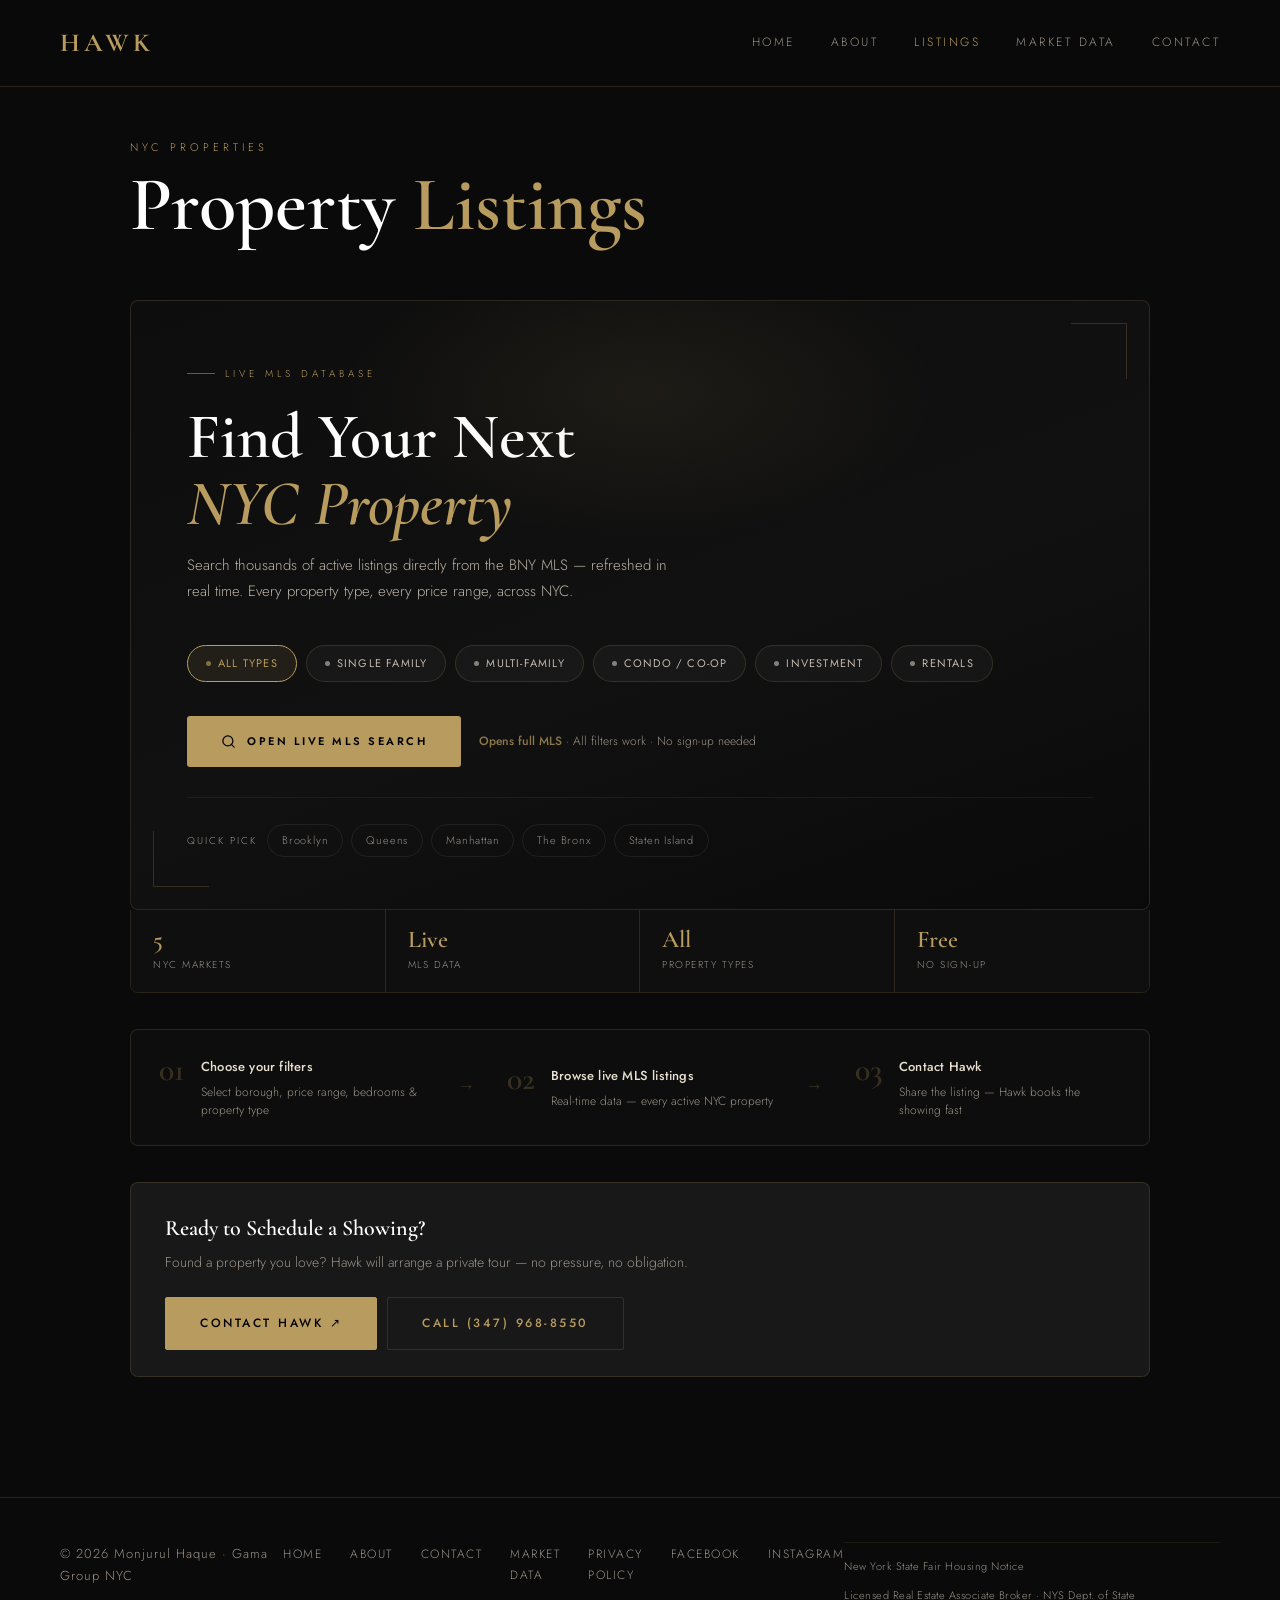
<file: listings.html>
<!DOCTYPE html>
<html lang="en">
<head>
  <meta charset="UTF-8">
  <meta name="viewport" content="width=device-width, initial-scale=1.0">
  <title>NYC Real Estate Listings | Homes for Sale in Brooklyn, Queens, Manhattan, Bronx & Staten Island</title>
  <meta name="description" content="Browse NYC homes for sale with Monjurul Haque (Hawk). Featured listings and live property search across Brooklyn, Queens, Manhattan, The Bronx, and Staten Island. Call (347) 968-8550.">
  <meta name="keywords" content="NYC homes for sale, Brooklyn homes for sale, Queens real estate listings, Manhattan condos for sale, Bronx homes, Staten Island real estate, multi-family NYC, investment property New York, 2 family home Brooklyn, NYC real estate search">
  <meta name="author" content="Monjurul Haque">
  <meta name="robots" content="index, follow, max-snippet:-1, max-image-preview:large, max-video-preview:-1">
  <link rel="canonical" href="https://www.mhaquerealtor.com/listings.html">
  <meta property="og:type" content="website">
  <meta property="og:title" content="NYC Real Estate Listings | Monjurul Haque — Serving NYC">
  <meta property="og:description" content="Search active NYC listings — single family, multi-family, condos, and investment properties in Brooklyn, Queens, Manhattan, The Bronx, and Staten Island.">
  <meta property="og:url" content="https://www.mhaquerealtor.com/listings.html">
  <meta property="og:site_name" content="Monjurul Haque | NYC Real Estate Broker">
  <meta property="og:image" content="https://www.mhaquerealtor.com/Final%20Gama-36.jpg">
  <meta property="og:image:width" content="1200">
  <meta property="og:image:height" content="630">
  <meta property="og:locale" content="en_US">
  <meta name="twitter:card" content="summary_large_image">
  <meta name="twitter:title" content="NYC Real Estate Listings | Monjurul Haque — Serving NYC">
  <meta name="twitter:description" content="Search active NYC listings — single family, multi-family, condos, and investment properties.">
  <meta name="twitter:image" content="https://www.mhaquerealtor.com/Final%20Gama-36.jpg">
  <meta name="geo.region" content="US-NY">
  <meta name="geo.placename" content="Brooklyn, New York">
  <meta name="geo.position" content="40.6233;-74.0300">
  <meta name="ICBM" content="40.6233, -74.0300">
  <link rel="preconnect" href="https://fonts.googleapis.com">
  <link rel="preconnect" href="https://fonts.gstatic.com" crossorigin>
  <link href="https://fonts.googleapis.com/css2?family=Cormorant+Garamond:ital,wght@0,400;0,500;0,600;0,700;1,400&family=Jost:wght@300;400;500;600&display=swap" rel="stylesheet">
  <link rel="stylesheet" href="style.css">
  <script type="application/ld+json">{"@context":"https://schema.org","@type":"SearchResultsPage","name":"NYC Real Estate Listings | Monjurul Haque","description":"Active real estate listings across NYC.","url":"https://www.mhaquerealtor.com/listings.html","provider":{"@type":"RealEstateAgent","name":"Monjurul Haque","telephone":"+13479688550","url":"https://www.mhaquerealtor.com"}}</script>
  <style>
    .search-hero{position:relative;background:linear-gradient(160deg,#0d0d0d 0%,#111 55%,#0a0a0a 100%);border:1px solid var(--border);border-radius:8px;padding:64px 56px 52px;overflow:hidden;}
    .search-hero::before{content:'';position:absolute;top:-60px;left:50%;transform:translateX(-50%);width:600px;height:300px;background:radial-gradient(ellipse,rgba(184,155,94,0.09) 0%,transparent 70%);pointer-events:none;}
    .search-hero::after{content:'';position:absolute;top:22px;right:22px;width:56px;height:56px;border-top:1px solid rgba(184,155,94,0.22);border-right:1px solid rgba(184,155,94,0.22);}
    .corner-bl{position:absolute;bottom:22px;left:22px;width:56px;height:56px;border-bottom:1px solid rgba(184,155,94,0.22);border-left:1px solid rgba(184,155,94,0.22);pointer-events:none;}
    .hero-eyebrow{font-size:10px;letter-spacing:4px;text-transform:uppercase;color:var(--gold);margin-bottom:20px;display:flex;align-items:center;gap:10px;}
    .hero-eyebrow::before{content:'';width:28px;height:1px;background:var(--gold);opacity:0.55;}
    .search-hero h2{font-family:var(--serif-font);font-size:clamp(38px,5vw,64px);font-weight:600;color:#fff;line-height:1.05;margin-bottom:16px;}
    .search-hero h2 em{font-style:italic;color:var(--gold);}
    .search-hero-sub{font-size:15px;color:#b8b0a4;line-height:1.72;max-width:500px;margin-bottom:40px;}
    .filter-row{display:flex;flex-wrap:wrap;gap:9px;margin-bottom:34px;}
    .chip{display:inline-flex;align-items:center;gap:7px;background:rgba(255,255,255,0.03);border:1px solid rgba(184,155,94,0.18);border-radius:100px;padding:8px 18px;font-family:var(--body-font);font-size:11px;font-weight:400;letter-spacing:1.2px;text-transform:uppercase;color:#c0b8b0;cursor:pointer;transition:all 0.2s ease;user-select:none;}
    .chip:hover{border-color:rgba(184,155,94,0.5);color:var(--gold);background:rgba(184,155,94,0.06);transform:translateY(-1px);}
    .chip.active{background:rgba(184,155,94,0.11);border-color:var(--gold);color:var(--gold);}
    .chip-dot{width:5px;height:5px;border-radius:50%;background:currentColor;opacity:0.65;flex-shrink:0;}
    .launch-row{display:flex;align-items:center;gap:18px;flex-wrap:wrap;}
    .btn-launch{display:inline-flex;align-items:center;gap:11px;background:var(--gold);color:#000;font-family:var(--body-font);font-size:11px;font-weight:600;letter-spacing:2.5px;text-transform:uppercase;text-decoration:none;padding:16px 34px;border-radius:3px;transition:all 0.25s;position:relative;overflow:hidden;}
    .btn-launch::after{content:'';position:absolute;inset:0;background:linear-gradient(90deg,transparent,rgba(255,255,255,0.14),transparent);transform:translateX(-100%);transition:transform 0.5s;}
    .btn-launch:hover{background:var(--gold-light);transform:translateY(-2px);box-shadow:0 8px 26px rgba(184,155,94,0.26);}
    .btn-launch:hover::after{transform:translateX(100%);}
    .btn-launch svg{width:15px;height:15px;flex-shrink:0;transition:transform 0.22s;}
    .btn-launch:hover svg{transform:scale(1.15);}
    .launch-note{font-size:12px;color:var(--muted);}
    .launch-note strong{color:rgba(184,155,94,0.75);font-weight:500;}
    .borough-row{display:flex;align-items:center;gap:8px;flex-wrap:wrap;margin-top:30px;padding-top:26px;border-top:1px solid rgba(184,155,94,0.09);}
    .borough-label{font-size:10px;letter-spacing:2px;text-transform:uppercase;color:var(--muted);margin-right:2px;white-space:nowrap;}
    .borough-pill{display:inline-block;background:transparent;border:1px solid rgba(255,255,255,0.07);color:#988f88;font-family:var(--body-font);font-size:11px;letter-spacing:0.8px;padding:6px 14px;border-radius:100px;text-decoration:none;transition:all 0.2s;}
    .borough-pill:hover{border-color:rgba(184,155,94,0.38);color:var(--gold);background:rgba(184,155,94,0.05);}
    .stats-strip{display:grid;grid-template-columns:repeat(4,1fr);border:1px solid var(--border);border-top:none;border-radius:0 0 8px 8px;overflow:hidden;margin-bottom:36px;}
    .strip-cell{padding:18px 22px;border-right:1px solid var(--border);background:#0f0f0f;transition:background 0.2s;}
    .strip-cell:last-child{border-right:none;}
    .strip-cell:hover{background:rgba(184,155,94,0.04);}
    .strip-val{font-family:var(--serif-font);font-size:24px;font-weight:600;color:var(--gold);line-height:1;margin-bottom:4px;}
    .strip-lbl{font-size:10px;letter-spacing:1.5px;text-transform:uppercase;color:var(--muted);}
    .idx-panel{display:none;}
    .how-strip{display:grid;grid-template-columns:1fr auto 1fr auto 1fr;align-items:center;gap:0;border:1px solid var(--border);border-radius:8px;overflow:hidden;margin-bottom:36px;background:#0d0d0d;}
    .how-step{padding:26px 28px;display:flex;align-items:flex-start;gap:16px;}
    .how-num{font-family:var(--serif-font);font-size:32px;font-weight:600;color:rgba(184,155,94,0.25);line-height:1;flex-shrink:0;margin-top:-2px;}
    .how-title{font-size:13px;font-weight:500;color:#e8e0d0;margin-bottom:4px;letter-spacing:0.2px;}
    .how-sub{font-size:12px;color:var(--muted);line-height:1.5;}
    .how-arrow{font-size:18px;color:rgba(184,155,94,0.25);padding:0 4px;flex-shrink:0;}
    @media(max-width:900px){.how-strip{grid-template-columns:1fr;}.how-arrow{display:none;padding:0;}.how-step{border-bottom:1px solid var(--border);}.how-step:last-child{border-bottom:none;}}
    .cta-bar{display:flex;align-items:center;justify-content:space-between;gap:22px;background:var(--card);border:1px solid var(--border);border-radius:8px;padding:26px 34px;flex-wrap:wrap;}
    .cta-bar h4{font-family:var(--serif-font);font-size:22px;font-weight:600;color:#fff;margin-bottom:3px;}
    .cta-bar p{font-size:14px;color:var(--muted);}
    .cta-bar-btns{display:flex;gap:10px;flex-wrap:wrap;flex-shrink:0;}
    @media(max-width:768px){.search-hero{padding:38px 22px 34px;}.stats-strip{grid-template-columns:1fr 1fr;}.stats-strip .strip-cell:nth-child(2){border-right:none;}.stats-strip .strip-cell:nth-child(3){border-right:1px solid var(--border);}.idx-panel iframe{height:600px;}.cta-bar{padding:20px 18px;}.cta-bar-btns{width:100%;flex-direction:column;flex-shrink:1;}.cta-bar-btns .btn{display:block;width:100%;text-align:center;padding:15px 16px;letter-spacing:1.5px;box-sizing:border-box;}}
    @media(max-width:480px){.search-hero::after,.corner-bl{display:none;}.borough-row{gap:6px;}}
  </style>
</head>
<body>
<nav>
  <a class="nav-logo" href="index.html">HAWK</a>
  <div class="nav-links">
    <a href="index.html">Home</a>
    <a href="about.html">About</a>
    <a href="listings.html" class="active">Listings</a>
    <a href="Market_data.html">Market Data</a>
    <a href="contact.html">Contact</a>
  </div>
  <div class="nav-hamburger" onclick="toggleMenu()" aria-label="Menu"><span></span><span></span><span></span></div>
</nav>
<div class="nav-mobile" id="navMobile">
  <a href="index.html" onclick="closeMenu()">Home</a>
  <a href="about.html" onclick="closeMenu()">About</a>
  <a href="listings.html" onclick="closeMenu()">Listings</a>
    <a href="Market_data.html" onclick="closeMenu()">Market Data</a>
  <a href="contact.html" onclick="closeMenu()">Contact</a>
</div>
<div class="hero-strip"></div>
<main>
  <p class="page-eyebrow anim-1">NYC Properties</p>
  <h1 class="page-title anim-2">Property <span>Listings</span></h1>

  <div class="search-hero anim-3">
    <div class="corner-bl"></div>
    <div class="hero-eyebrow">Live MLS Database</div>
    <h2>Find Your Next<br><em>NYC Property</em></h2>
    <p class="search-hero-sub">Search thousands of active listings directly from the BNY MLS — refreshed in real time. Every property type, every price range, across NYC.</p>
    <div class="filter-row">
      <div class="chip active" onclick="setChip(this)" data-type="">
        <span class="chip-dot"></span>All Types
      </div>
      <div class="chip" onclick="setChip(this)" data-type="Single Family">
        <span class="chip-dot"></span>Single Family
      </div>
      <div class="chip" onclick="setChip(this)" data-type="Multi-Family">
        <span class="chip-dot"></span>Multi-Family
      </div>
      <div class="chip" onclick="setChip(this)" data-type="Condo / Co-op">
        <span class="chip-dot"></span>Condo / Co-op
      </div>
      <div class="chip" onclick="setChip(this)" data-type="Investment">
        <span class="chip-dot"></span>Investment
      </div>
      <div class="chip" onclick="setChip(this)" data-type="Rentals">
        <span class="chip-dot"></span>Rentals
      </div>
    </div>

    <div class="launch-row">
      <a class="btn-launch" id="launchBtn" href="https://matrix.bnymls.com/Matrix/public/IDX.aspx?idx=ef6c271" target="_blank" rel="noopener">
        <svg viewBox="0 0 24 24" fill="none" stroke="currentColor" stroke-width="2" stroke-linecap="round" stroke-linejoin="round"><circle cx="11" cy="11" r="8"/><line x1="21" y1="21" x2="16.65" y2="16.65"/></svg>
        Open Live MLS Search
      </a>
      <span class="launch-note"><strong>Opens full MLS</strong> · All filters work · No sign-up needed</span>
    </div>

    <div class="borough-row">
      <span class="borough-label">Quick pick</span>
      <a class="borough-pill" href="https://matrix.bnymls.com/Matrix/public/IDX.aspx?idx=ef6c271" target="_blank" rel="noopener">Brooklyn</a>
      <a class="borough-pill" href="https://matrix.bnymls.com/Matrix/public/IDX.aspx?idx=ef6c271" target="_blank" rel="noopener">Queens</a>
      <a class="borough-pill" href="https://matrix.bnymls.com/Matrix/public/IDX.aspx?idx=ef6c271" target="_blank" rel="noopener">Manhattan</a>
      <a class="borough-pill" href="https://matrix.bnymls.com/Matrix/public/IDX.aspx?idx=ef6c271" target="_blank" rel="noopener">The Bronx</a>
      <a class="borough-pill" href="https://matrix.bnymls.com/Matrix/public/IDX.aspx?idx=ef6c271" target="_blank" rel="noopener">Staten Island</a>
    </div>
  </div>

  <!-- Stats strip -->
  <div class="stats-strip anim-3">
    <div class="strip-cell"><div class="strip-val">5</div><div class="strip-lbl">NYC Markets</div></div>
    <div class="strip-cell"><div class="strip-val">Live</div><div class="strip-lbl">MLS Data</div></div>
    <div class="strip-cell"><div class="strip-val">All</div><div class="strip-lbl">Property Types</div></div>
    <div class="strip-cell"><div class="strip-val">Free</div><div class="strip-lbl">No Sign-Up</div></div>
  </div>

  <!-- How it works -->
  <div class="how-strip anim-4">
    <div class="how-step">
      <div class="how-num">01</div>
      <div class="how-text">
        <div class="how-title">Choose your filters</div>
        <div class="how-sub">Select borough, price range, bedrooms & property type</div>
      </div>
    </div>
    <div class="how-arrow">→</div>
    <div class="how-step">
      <div class="how-num">02</div>
      <div class="how-text">
        <div class="how-title">Browse live MLS listings</div>
        <div class="how-sub">Real-time data — every active NYC property</div>
      </div>
    </div>
    <div class="how-arrow">→</div>
    <div class="how-step">
      <div class="how-num">03</div>
      <div class="how-text">
        <div class="how-title">Contact Hawk</div>
        <div class="how-sub">Share the listing — Hawk books the showing fast</div>
      </div>
    </div>
  </div>

  <!-- CTA bar -->
  <div class="cta-bar anim-4">
    <div>
      <h4>Ready to Schedule a Showing?</h4>
      <p>Found a property you love? Hawk will arrange a private tour — no pressure, no obligation.</p>
    </div>
    <div class="cta-bar-btns">
      <a class="btn btn-gold" href="contact.html">Contact Hawk ↗</a>
      <a class="btn btn-outline" href="tel:+13479688550">Call (347) 968-8550</a>
    </div>
  </div>
</main>

<footer>
  <div class="footer-copy">&copy; 2026 Monjurul Haque &middot; Gama Group NYC</div>
  <div class="footer-links">
    <a href="index.html">Home</a>
    <a href="about.html">About</a>
    <a href="contact.html">Contact</a>
    <a href="Market_data.html">Market Data</a>
    <a href="privacy.html">Privacy Policy</a>
    <a href="https://www.facebook.com/MhaqueRealtor/" target="_blank" rel="noopener">Facebook</a>
    <a href="https://instagram.com/mhaquerealtor" target="_blank" rel="noopener">Instagram</a>
  </div>
  <div class="footer-bottom">
    <a class="footer-fair-housing" href="https://dos.ny.gov/fair-housing" target="_blank" rel="noopener">New York State Fair Housing Notice</a>
    <span class="footer-legal">Licensed Real Estate Associate Broker &middot; NYS Dept. of State</span>
  </div>
</footer>

<script>
function toggleMenu(){document.getElementById('navMobile').classList.toggle('open');}
function closeMenu(){document.getElementById('navMobile').classList.remove('open');}
function setChip(el){document.querySelectorAll('.chip').forEach(c=>c.classList.remove('active'));el.classList.add('active');}
</script>
<script type="text/javascript">
var Tawk_API=Tawk_API||{},Tawk_LoadStart=new Date();
(function(){var s1=document.createElement("script"),s0=document.getElementsByTagName("script")[0];s1.async=true;s1.src='https://embed.tawk.to/69f02ca03dea021c3775ba9f/1jn92sl5e';s1.charset='UTF-8';s1.setAttribute('crossorigin','*');s0.parentNode.insertBefore(s1,s0);})();
</script>
</body>
</html>
</file>
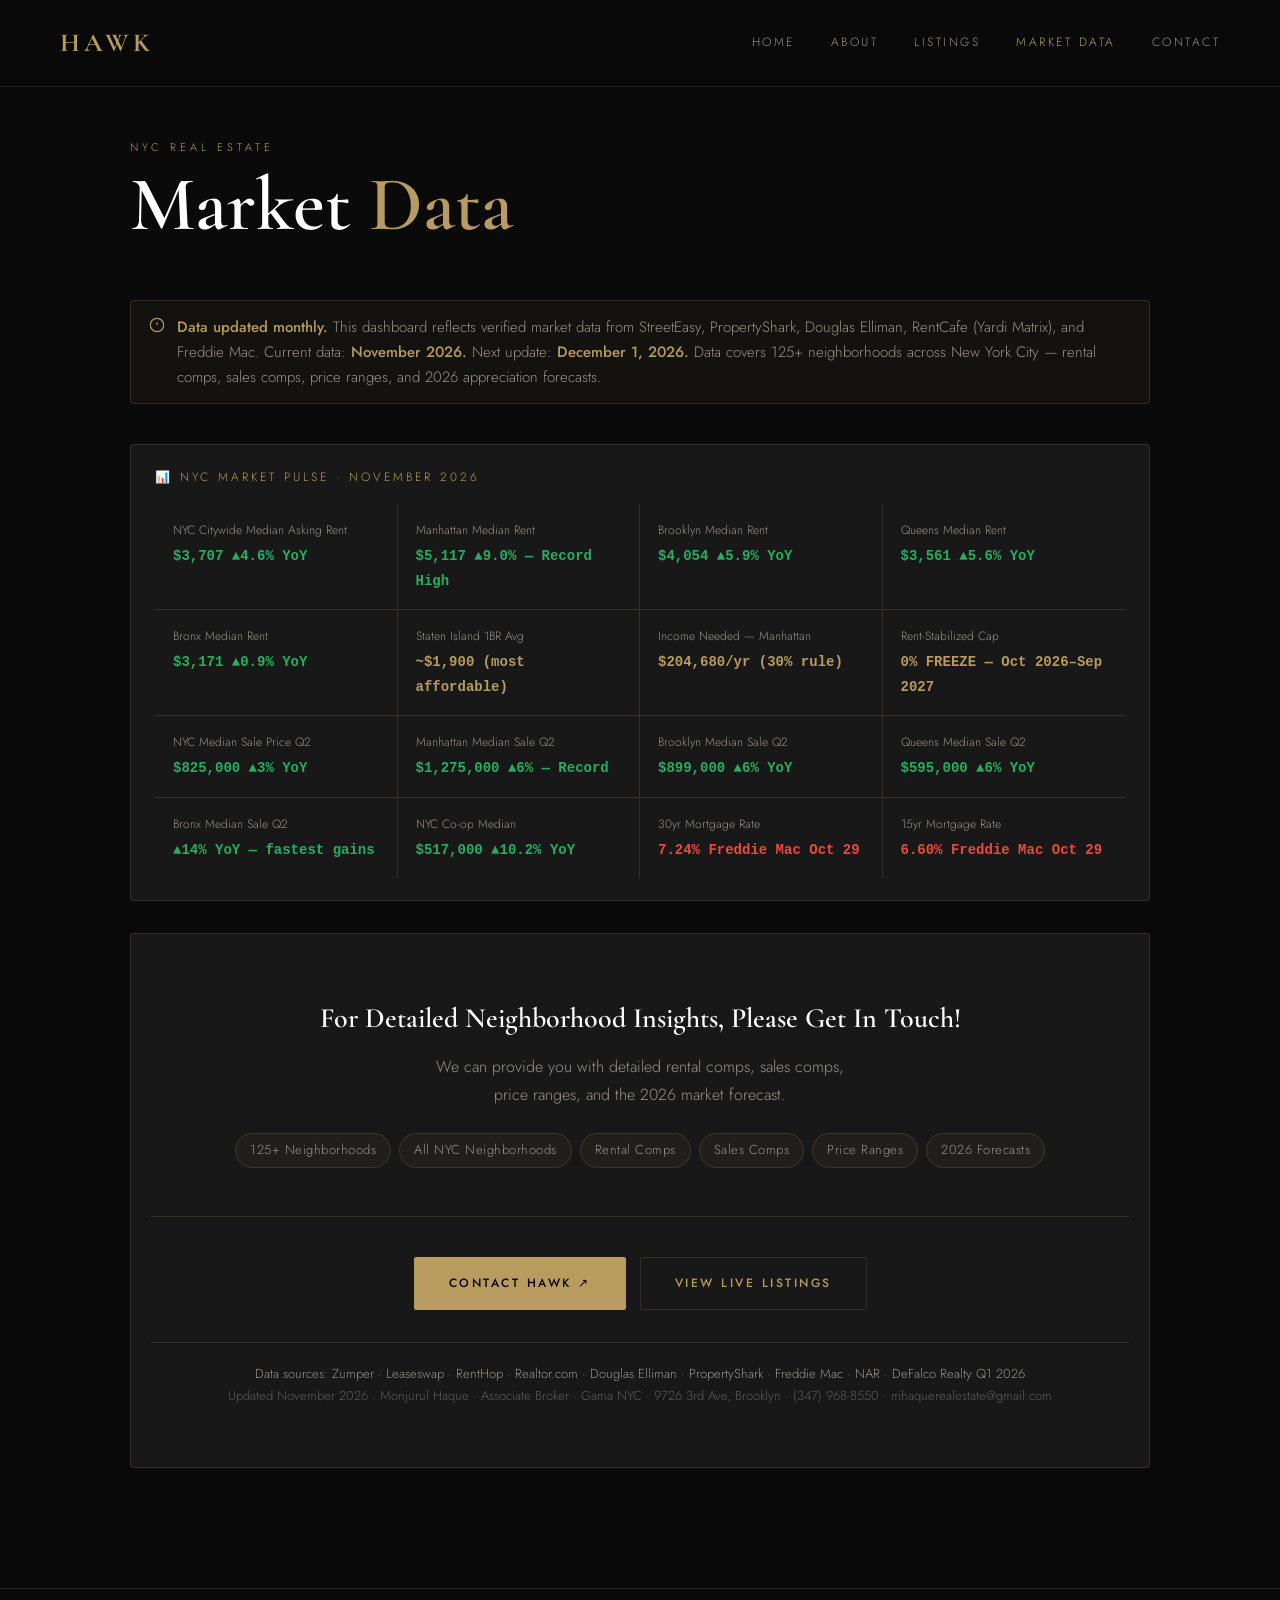
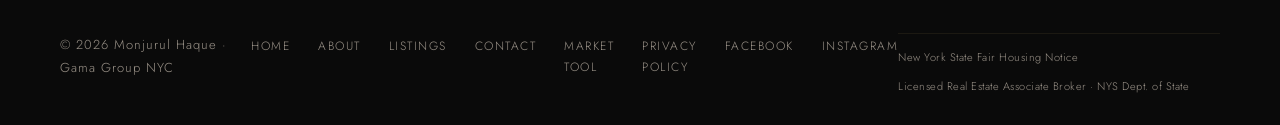
<file: Market_data.html>
<!DOCTYPE html>
<html lang="en">
<head>
  <meta charset="UTF-8">
  <meta name="viewport" content="width=device-width, initial-scale=1.0">

  <!-- ── Primary SEO ── -->
  <title>NYC Market Data | Monjurul Haque — Real Estate Broker</title>
  <meta name="description" content="Live NYC real estate market data. Rental comps, sales comps, price ranges and 2026 forecasts for 125+ neighborhoods. Updated monthly by Monjurul Haque, Associate Broker at Gama NYC.">
  <meta name="keywords" content="NYC market update, NYC rental prices 2026, Brooklyn homes for sale, Queens real estate comps, Manhattan rental comps, Bronx real estate, NYC property prices neighborhood">
  <meta name="author" content="Monjurul Haque">
  <meta name="robots" content="index, follow">
  <link rel="canonical" href="https://www.mhaquerealtor.com/Market_data.html">

  <!-- ── Open Graph ── -->
  <meta property="og:type" content="website">
  <meta property="og:title" content="NYC Market Update | Monjurul Haque — New York City">
  <meta property="og:description" content="Live rental and sales comps, price ranges, and 2026 forecasts for 125+ NYC neighborhoods. Updated monthly.">
  <meta property="og:url" content="https://www.mhaquerealtor.com/Market_data.html">
  <meta property="og:site_name" content="Monjurul Haque | NYC Real Estate Broker">
  <meta property="og:image" content="https://www.mhaquerealtor.com/Final%20Gama-36.jpg">
  <meta property="og:image:width" content="1200">
  <meta property="og:image:height" content="630">
  <meta property="og:locale" content="en_US">

  <!-- ── Twitter Card ── -->
  <meta name="twitter:card" content="summary_large_image">
  <meta name="twitter:title" content="NYC Market Update | Monjurul Haque — New York City">
  <meta name="twitter:description" content="Live rental and sales comps for 125+ NYC neighborhoods. Updated monthly.">
  <meta name="twitter:image" content="https://www.mhaquerealtor.com/Final%20Gama-36.jpg">

  <!-- ── Geo / Local SEO ── -->
  <meta name="geo.region" content="US-NY">
  <meta name="geo.placename" content="Brooklyn, New York">
  <meta name="geo.position" content="40.6233;-74.0300">
  <meta name="ICBM" content="40.6233, -74.0300">

  <!-- ── Fonts & Styles ── -->
  <link rel="preconnect" href="https://fonts.googleapis.com">
  <link rel="preconnect" href="https://fonts.gstatic.com" crossorigin>
  <link href="https://fonts.googleapis.com/css2?family=Cormorant+Garamond:ital,wght@0,400;0,500;0,600;0,700;1,400&family=Jost:wght@300;400;500;600&display=swap" rel="stylesheet">
  <link rel="stylesheet" href="style.css">

  <!-- ── JSON-LD ── -->
  <script type="application/ld+json">
  {
    "@context": "https://schema.org",
    "@type": "WebPage",
    "name": "NYC Real Estate Market Update",
    "description": "Live rental and sales market data across NYC, updated monthly by Monjurul Haque.",
    "url": "https://www.mhaquerealtor.com/Market_data.html",
    "provider": {
      "@type": "RealEstateAgent",
      "name": "Monjurul Haque",
      "telephone": "+13479688550",
      "url": "https://www.mhaquerealtor.com"
    }
  }
  </script>

  <style>
    /* ── MARKET UPDATE PAGE STYLES ── */

    /* Notice banner */
    .mu-notice {
      background: rgba(184,155,94,0.06);
      border: 1px solid rgba(184,155,94,0.2);
      border-radius: 4px;
      padding: 14px 18px;
      margin-bottom: 40px;
      display: flex;
      align-items: flex-start;
      gap: 12px;
    }
    .mu-notice svg {
      width: 16px; height: 16px;
      stroke: var(--gold); fill: none;
      stroke-width: 1.8; flex-shrink: 0; margin-top: 2px;
    }
    .mu-notice p { font-size: 15px; color: var(--muted); line-height: 1.65; }
    .mu-notice strong { color: var(--gold); font-weight: 500; }

    /* Search form */
    .mu-search {
      display: grid;
      grid-template-columns: 1fr 1fr auto auto;
      gap: 12px;
      align-items: end;
      margin-bottom: 40px;
    }
    .mu-field label {
      display: block;
      font-size: 12px; letter-spacing: 2px;
      text-transform: uppercase; color: var(--muted);
      margin-bottom: 8px;
    }
    .mu-field select {
      width: 100%;
      background: var(--card); border: 1px solid var(--border);
      color: var(--text); font-family: var(--body-font);
      font-size: 16px; font-weight: 300;
      padding: 12px 16px; border-radius: 2px;
      outline: none; transition: border-color .25s;
      appearance: none; cursor: pointer;
    }
    .mu-field select:focus { border-color: var(--gold); }
    .mu-btn {
      background: var(--gold); color: #000;
      border: 1px solid var(--gold);
      font-family: var(--body-font); font-size: 11px;
      font-weight: 600; letter-spacing: 2.5px;
      text-transform: uppercase; padding: 13px 22px;
      border-radius: 2px; cursor: pointer;
      transition: all .25s; white-space: nowrap;
    }
    .mu-btn:hover { background: var(--gold-light); border-color: var(--gold-light); }
    .mu-btn-outline {
      background: transparent; color: var(--gold);
      border: 1px solid var(--border);
      font-family: var(--body-font); font-size: 11px;
      letter-spacing: 2px; text-transform: uppercase;
      padding: 13px 18px; border-radius: 2px;
      cursor: pointer; transition: all .25s; white-space: nowrap;
    }
    .mu-btn-outline:hover { border-color: var(--gold); background: var(--gold-dim); }

    /* Divider */
    .mu-divider {
      display: flex; align-items: center; gap: 16px;
      margin: 0 0 32px;
    }
    .mu-divider span {
      font-size: 12px; letter-spacing: 2.5px;
      text-transform: uppercase; color: var(--gold); white-space: nowrap;
    }
    .mu-divider::before, .mu-divider::after {
      content: ''; flex: 1; height: 1px; background: var(--border);
    }

    /* Welcome state */
    .mu-welcome {
      text-align: center; padding: 60px 20px;
      border: 1px solid var(--border); border-radius: 4px;
      background: var(--card);
    }
    .mu-welcome h3 {
      font-family: var(--serif-font);
      font-size: 28px; font-weight: 600; color: #fff;
      margin-bottom: 10px;
    }
    .mu-welcome p { font-size: 16px; color: var(--muted); max-width: 420px; margin: 0 auto 24px; }
    .mu-hints { display: flex; flex-wrap: wrap; justify-content: center; gap: 8px; }
    .mu-hint {
      background: rgba(184,155,94,0.06);
      border: 1px solid var(--border);
      border-radius: 20px; padding: 5px 14px;
      font-size: 13px; color: var(--muted); letter-spacing: .5px;
    }

    /* Loading */
    .mu-loading {
      display: none; text-align: center;
      padding: 60px 20px; border: 1px solid var(--border);
      border-radius: 4px; background: var(--card);
    }
    .mu-loading.show { display: block; }
    .mu-spinner {
      width: 28px; height: 28px;
      border: 1px solid var(--border);
      border-top-color: var(--gold);
      border-radius: 50%;
      animation: muSpin .8s linear infinite;
      margin: 0 auto 14px;
    }
    @keyframes muSpin { to { transform: rotate(360deg); } }
    .mu-loading p { font-size: 12px; color: var(--muted); letter-spacing: 1px; text-transform: uppercase; }

    /* Dashboard */
    .mu-dashboard { display: none; animation: fadeUp .4s ease both; }
    .mu-dashboard.show { display: block; }

    /* Dashboard header */
    .mu-dash-head {
      display: flex; align-items: flex-start;
      justify-content: space-between; flex-wrap: wrap;
      gap: 14px; margin-bottom: 32px;
    }
    .mu-dash-hood {
      font-family: var(--serif-font);
      font-size: 38px; font-weight: 600; color: #fff; line-height: 1;
    }
    .mu-dash-borough {
      font-size: 12px; letter-spacing: 2.5px;
      text-transform: uppercase; color: var(--gold); margin-top: 6px;
    }
    .mu-badges { display: flex; gap: 8px; flex-wrap: wrap; align-items: center; }
    .mu-fc-badge {
      display: inline-flex; align-items: center; gap: 5px;
      padding: 6px 14px; border-radius: 20px;
      font-size: 13px; font-weight: 500; letter-spacing: .5px;
    }
    .mu-fc-badge.bullish { background: rgba(39,174,96,.1); color: #27AE60; border: 1px solid rgba(39,174,96,.22); }
    .mu-fc-badge.bearish { background: rgba(231,76,60,.1); color: #E74C3C; border: 1px solid rgba(231,76,60,.22); }
    .mu-fc-badge.neutral { background: rgba(184,155,94,.1); color: var(--gold); border: 1px solid var(--border); }
    .mu-trend-tag {
      font-size: 12px; font-family: monospace;
      background: var(--card); border: 1px solid var(--border);
      border-radius: 3px; padding: 4px 10px; color: var(--muted);
      letter-spacing: .5px;
    }

    /* Stat cards */
    .mu-stat-grid {
      display: grid;
      grid-template-columns: repeat(4, 1fr);
      gap: 10px; margin-bottom: 32px;
    }
    .mu-stat-card {
      background: var(--card); border: 1px solid var(--border);
      border-radius: 4px; padding: 16px 18px;
      position: relative; overflow: hidden;
      transition: border-color .25s;
    }
    .mu-stat-card:hover { border-color: rgba(184,155,94,.4); }
    .mu-stat-card::before {
      content: ''; position: absolute;
      top: 0; left: 0; right: 0; height: 2px;
    }
    .mu-stat-card.rent::before { background: linear-gradient(90deg, rgba(59,130,246,.7), transparent); }
    .mu-stat-card.sale::before { background: linear-gradient(90deg, var(--gold), transparent); }
    .sc-label { font-size: 11px; color: var(--muted); letter-spacing: .1em; text-transform: uppercase; margin-bottom: 6px; }
    .sc-val {
      font-family: var(--serif-font);
      font-size: 26px; font-weight: 600; color: #fff; line-height: 1;
    }
    .sc-sub { font-size: 12px; color: var(--muted); margin-top: 4px; }

    /* Two column grid */
    .mu-two-col {
      display: grid; grid-template-columns: 1fr 1fr;
      gap: 16px; margin-bottom: 32px;
    }
    .mu-panel {
      background: var(--card); border: 1px solid var(--border);
      border-radius: 4px; overflow: hidden;
    }
    .mu-panel-head {
      padding: 14px 20px; border-bottom: 1px solid var(--border);
      font-size: 12px; letter-spacing: 2px; text-transform: uppercase;
      color: var(--muted); display: flex; align-items: center; gap: 8px;
    }
    .mu-panel-head svg { width: 12px; height: 12px; stroke: var(--gold); fill: none; stroke-width: 1.8; }
    .mu-panel-body { padding: 16px 18px; }

    /* Tables */
    .mu-table { width: 100%; border-collapse: collapse; }
    .mu-table th {
      font-size: 11px; color: var(--muted);
      text-transform: uppercase; letter-spacing: .08em;
      padding: 0 0 10px; text-align: left;
      border-bottom: 1px solid var(--border);
    }
    .mu-table td {
      padding: 12px 0; font-size: 15px;
      border-bottom: 1px solid rgba(184,155,94,.06);
    }
    .mu-table tr:last-child td { border-bottom: none; }
    .mu-table tr:hover td { color: #fff; }
    .price { color: var(--gold); font-family: monospace; font-weight: 600; font-size: 15px; }
    .range-text { font-size: 13px; color: var(--muted); }
    .demand-badge {
      font-size: 11px; padding: 2px 8px;
      border-radius: 3px; font-weight: 600; letter-spacing: .5px;
    }
    .demand-high { background: rgba(231,76,60,.1); color: #e74c3c; }
    .demand-extreme { background: rgba(231,76,60,.18); color: #e74c3c; }
    .demand-mod { background: rgba(184,155,94,.1); color: var(--gold); }

    /* Range bars */
    .range-bar-wrap { margin-bottom: 12px; }
    .range-bar-wrap:last-child { margin-bottom: 0; }
    .range-bar-label {
      display: flex; justify-content: space-between;
      margin-bottom: 5px;
    }
    .range-bar-label span:first-child { font-size: 14px; color: var(--muted); }
    .range-bar-label span:last-child { font-size: 14px; color: var(--gold); font-family: monospace; }
    .range-bar-track {
      height: 5px; background: rgba(184,155,94,.1);
      border-radius: 2px; overflow: hidden;
    }
    .range-bar-fill {
      height: 100%;
      background: linear-gradient(90deg, rgba(184,155,94,.4), var(--gold));
      border-radius: 2px; transition: width .7s ease;
    }

    /* Forecast panel */
    .mu-forecast {
      background: var(--card); border: 1px solid var(--border);
      border-radius: 4px; padding: 28px 30px; margin-bottom: 32px;
    }
    .forecast-top {
      display: flex; align-items: center;
      gap: 20px; margin-bottom: 18px; flex-wrap: wrap;
    }
    .forecast-pct {
      font-family: var(--serif-font);
      font-size: 48px; font-weight: 600;
      color: var(--gold); line-height: 1;
    }
    .forecast-label {
      font-size: 12px; color: var(--muted);
      text-transform: uppercase; letter-spacing: 2px;
      margin-top: 4px;
    }
    .forecast-note {
      font-size: 16px; color: var(--muted);
      line-height: 1.75;
      border-left: 2px solid rgba(184,155,94,.3);
      padding-left: 18px; margin-bottom: 22px;
    }
    .mini-stats {
      display: grid; grid-template-columns: repeat(3, 1fr);
      gap: 10px;
    }
    .mini-stat {
      background: rgba(184,155,94,.05);
      border: 1px solid var(--border);
      border-radius: 4px; padding: 14px 16px; text-align: center;
    }
    .mini-stat-val {
      font-family: var(--serif-font);
      font-size: 26px; color: #27AE60; font-weight: 600;
    }
    .mini-stat-lbl {
      font-size: 11px; color: var(--muted);
      text-transform: uppercase; letter-spacing: .08em; margin-top: 4px;
    }

    /* NYC Pulse strip */
    .mu-pulse {
      background: var(--card); border: 1px solid var(--border);
      border-radius: 4px; padding: 22px 24px; margin-bottom: 32px;
    }
    .mu-pulse-title {
      font-size: 12px; letter-spacing: 3px;
      text-transform: uppercase; color: var(--gold);
      margin-bottom: 16px;
    }
    .mu-pulse-grid {
      display: grid; grid-template-columns: repeat(4, 1fr);
      gap: 0;
    }
    .mu-pulse-cell {
      padding: 16px 18px;
      border-right: 1px solid var(--border);
      border-bottom: 1px solid var(--border);
    }
    .mu-pulse-cell:nth-child(4n) { border-right: none; }
    .mu-pulse-cell:nth-last-child(-n+4) { border-bottom: none; }
    .mu-pulse-key { font-size: 12px; color: var(--muted); margin-bottom: 3px; }
    .mu-pulse-val { font-size: 14px; font-family: monospace; font-weight: 600; }
    .mu-pulse-val.up { color: #27AE60; }
    .mu-pulse-val.dn { color: #E74C3C; }
    .mu-pulse-val.nt { color: var(--gold); }

    /* Sources */
    .mu-sources {
      font-size: 13px; color: var(--muted);
      text-align: center; line-height: 1.7;
      padding-top: 20px; border-top: 1px solid var(--border);
    }

    /* Responsive */
    @media (max-width: 900px) {
      .mu-search { grid-template-columns: 1fr 1fr; }
      .mu-stat-grid { grid-template-columns: repeat(2, 1fr); }
      .mu-two-col { grid-template-columns: 1fr; }
      .mu-pulse-grid { grid-template-columns: repeat(2, 1fr); }
      .mu-pulse-cell:nth-child(2n) { border-right: none; }
      .mu-pulse-cell:nth-child(4n) { border-right: none; }
    }
    @media (max-width: 600px) {
      .mu-search { grid-template-columns: 1fr; }
      .mu-stat-grid { grid-template-columns: repeat(2, 1fr); }
      .mini-stats { grid-template-columns: 1fr; }
      .mu-dash-hood { font-size: 26px; }
    }
  </style>
</head>
<body>

<!-- NAV -->
<nav>
  <a class="nav-logo" href="index.html">HAWK</a>
  <div class="nav-links">
    <a href="index.html">Home</a>
    <a href="about.html">About</a>
    <a href="listings.html">Listings</a>
    <a href="Market_data.html" class="active">Market Data</a>
    <a href="contact.html">Contact</a>
  </div>
  <div class="nav-hamburger" onclick="toggleMenu()" aria-label="Menu">
    <span></span><span></span><span></span>
  </div>
</nav>
<div class="nav-mobile" id="navMobile">
  <a href="index.html" onclick="closeMenu()">Home</a>
  <a href="about.html" onclick="closeMenu()">About</a>
  <a href="listings.html" onclick="closeMenu()">Listings</a>
  <a href="Market_data.html" onclick="closeMenu()">Market Data</a>
  <a href="contact.html" onclick="closeMenu()">Contact</a>
</div>

<div class="hero-strip"></div>

<main>
  <p class="page-eyebrow anim-1">NYC Real Estate</p>
  <h1 class="page-title anim-2">Market <span>Data</span></h1>

  <!-- NOTICE -->
  <div class="mu-notice anim-3">
    <svg viewBox="0 0 24 24"><circle cx="12" cy="12" r="10"/><line x1="12" y1="8" x2="12" y2="12"/><line x1="12" y1="16" x2="12.01" y2="16"/></svg>
    <p>
      <strong>Data updated monthly.</strong> This dashboard reflects verified market data from StreetEasy, PropertyShark, Douglas Elliman, RentCafe (Yardi Matrix), and Freddie Mac.
      Current data: <strong>November 2026.</strong> Next update: <strong>December 1, 2026.</strong>
      Data covers 125+ neighborhoods across New York City — rental comps, sales comps, price ranges, and 2026 appreciation forecasts.
    </p>
  </div>

  <!-- NYC MARKET PULSE -->
  <div class="mu-pulse anim-3">
    <div class="mu-pulse-title">📊 NYC Market Pulse · November 2026</div>
    <div class="mu-pulse-grid">
      <div class="mu-pulse-cell"><div class="mu-pulse-key">NYC Citywide Median Asking Rent</div><div class="mu-pulse-val up">$3,707 ▲4.6% YoY</div></div>
      <div class="mu-pulse-cell"><div class="mu-pulse-key">Manhattan Median Rent</div><div class="mu-pulse-val up">$5,117 ▲9.0% — Record High</div></div>
      <div class="mu-pulse-cell"><div class="mu-pulse-key">Brooklyn Median Rent</div><div class="mu-pulse-val up">$4,054 ▲5.9% YoY</div></div>
      <div class="mu-pulse-cell"><div class="mu-pulse-key">Queens Median Rent</div><div class="mu-pulse-val up">$3,561 ▲5.6% YoY</div></div>
      <div class="mu-pulse-cell"><div class="mu-pulse-key">Bronx Median Rent</div><div class="mu-pulse-val up">$3,171 ▲0.9% YoY</div></div>
      <div class="mu-pulse-cell"><div class="mu-pulse-key">Staten Island 1BR Avg</div><div class="mu-pulse-val nt">~$1,900 (most affordable)</div></div>
      <div class="mu-pulse-cell"><div class="mu-pulse-key">Income Needed — Manhattan</div><div class="mu-pulse-val nt">$204,680/yr (30% rule)</div></div>
      <div class="mu-pulse-cell"><div class="mu-pulse-key">Rent-Stabilized Cap</div><div class="mu-pulse-val nt">0% FREEZE — Oct 2026–Sep 2027</div></div>
      <div class="mu-pulse-cell"><div class="mu-pulse-key">NYC Median Sale Price Q2</div><div class="mu-pulse-val up">$825,000 ▲3% YoY</div></div>
      <div class="mu-pulse-cell"><div class="mu-pulse-key">Manhattan Median Sale Q2</div><div class="mu-pulse-val up">$1,275,000 ▲6% — Record</div></div>
      <div class="mu-pulse-cell"><div class="mu-pulse-key">Brooklyn Median Sale Q2</div><div class="mu-pulse-val up">$899,000 ▲6% YoY</div></div>
      <div class="mu-pulse-cell"><div class="mu-pulse-key">Queens Median Sale Q2</div><div class="mu-pulse-val up">$595,000 ▲6% YoY</div></div>
      <div class="mu-pulse-cell"><div class="mu-pulse-key">Bronx Median Sale Q2</div><div class="mu-pulse-val up">▲14% YoY — fastest gains</div></div>
      <div class="mu-pulse-cell"><div class="mu-pulse-key">NYC Co-op Median</div><div class="mu-pulse-val up">$517,000 ▲10.2% YoY</div></div>
      <div class="mu-pulse-cell"><div class="mu-pulse-key">30yr Mortgage Rate</div><div class="mu-pulse-val dn">7.24% Freddie Mac Oct 29</div></div>
      <div class="mu-pulse-cell"><div class="mu-pulse-key">15yr Mortgage Rate</div><div class="mu-pulse-val dn">6.60% Freddie Mac Oct 29</div></div>
    </div>
  </div>

  <!-- WELCOME -->
  <div class="mu-welcome" id="welcomeState">
    <h3>For Detailed Neighborhood Insights, Please Get In Touch!</h3>
    <p>We can provide you with detailed rental comps, sales comps, price ranges, and the 2026 market forecast.</p>
    <div class="mu-hints">
      <span class="mu-hint">125+ Neighborhoods</span>
      <span class="mu-hint">All NYC Neighborhoods</span>
      <span class="mu-hint">Rental Comps</span>
      <span class="mu-hint">Sales Comps</span>
      <span class="mu-hint">Price Ranges</span>
      <span class="mu-hint">2026 Forecasts</span>
    </div>

    <div style="display:flex;justify-content:center;gap:14px;flex-wrap:wrap;margin-top:48px;padding-top:40px;border-top:1px solid var(--border);">
      <a class="btn btn-gold" href="contact.html">Contact Hawk ↗</a>
      <a class="btn btn-outline" href="listings.html">View Live Listings</a>
    </div>

    <div class="mu-sources" style="margin-top:32px;">
      Data sources: Zumper · Leaseswap · RentHop · Realtor.com · Douglas Elliman · PropertyShark · Freddie Mac · NAR · DeFalco Realty Q1 2026<br>
      <span style="opacity:.55;">Updated November 2026 · Monjurul Haque · Associate Broker · Gama NYC · 9726 3rd Ave, Brooklyn · (347) 968-8550 · mhaquerealestate@gmail.com</span>
    </div>
  </div>

</main>

<!-- FOOTER -->
<footer>
  <div class="footer-copy">© 2026 Monjurul Haque · Gama Group NYC</div>
  <div class="footer-links">
    <a href="index.html">Home</a>
    <a href="about.html">About</a>
    <a href="listings.html">Listings</a>
    <a href="contact.html">Contact</a>
    <a href="Market_tool.html">Market Tool</a>
    <a href="privacy.html">Privacy Policy</a>
    <a href="https://www.facebook.com/MhaqueRealtor/" target="_blank" rel="noopener">Facebook</a>
    <a href="https://instagram.com/mhaquerealtor" target="_blank" rel="noopener">Instagram</a>
  </div>
  <div class="footer-bottom">
    <a class="footer-fair-housing" href="https://dos.ny.gov/fair-housing" target="_blank" rel="noopener">
      New York State Fair Housing Notice
    </a>
    <span class="footer-legal">Licensed Real Estate Associate Broker · NYS Dept. of State</span>
  </div>
</footer>



<script>
function toggleMenu(){document.getElementById('navMobile').classList.toggle('open');}
function closeMenu(){document.getElementById('navMobile').classList.remove('open');}
</script>

<!--Start of Tawk.to Script-->
<script type="text/javascript">
var Tawk_API=Tawk_API||{}, Tawk_LoadStart=new Date();
(function(){
var s1=document.createElement("script"),s0=document.getElementsByTagName("script")[0];
s1.async=true;
s1.src='https://embed.tawk.to/69f02ca03dea021c3775ba9f/1jn92sl5e';
s1.charset='UTF-8';
s1.setAttribute('crossorigin','*');
s0.parentNode.insertBefore(s1,s0);
})();
</script>
<!--End of Tawk.to Script-->
</body>
</html>
</file>
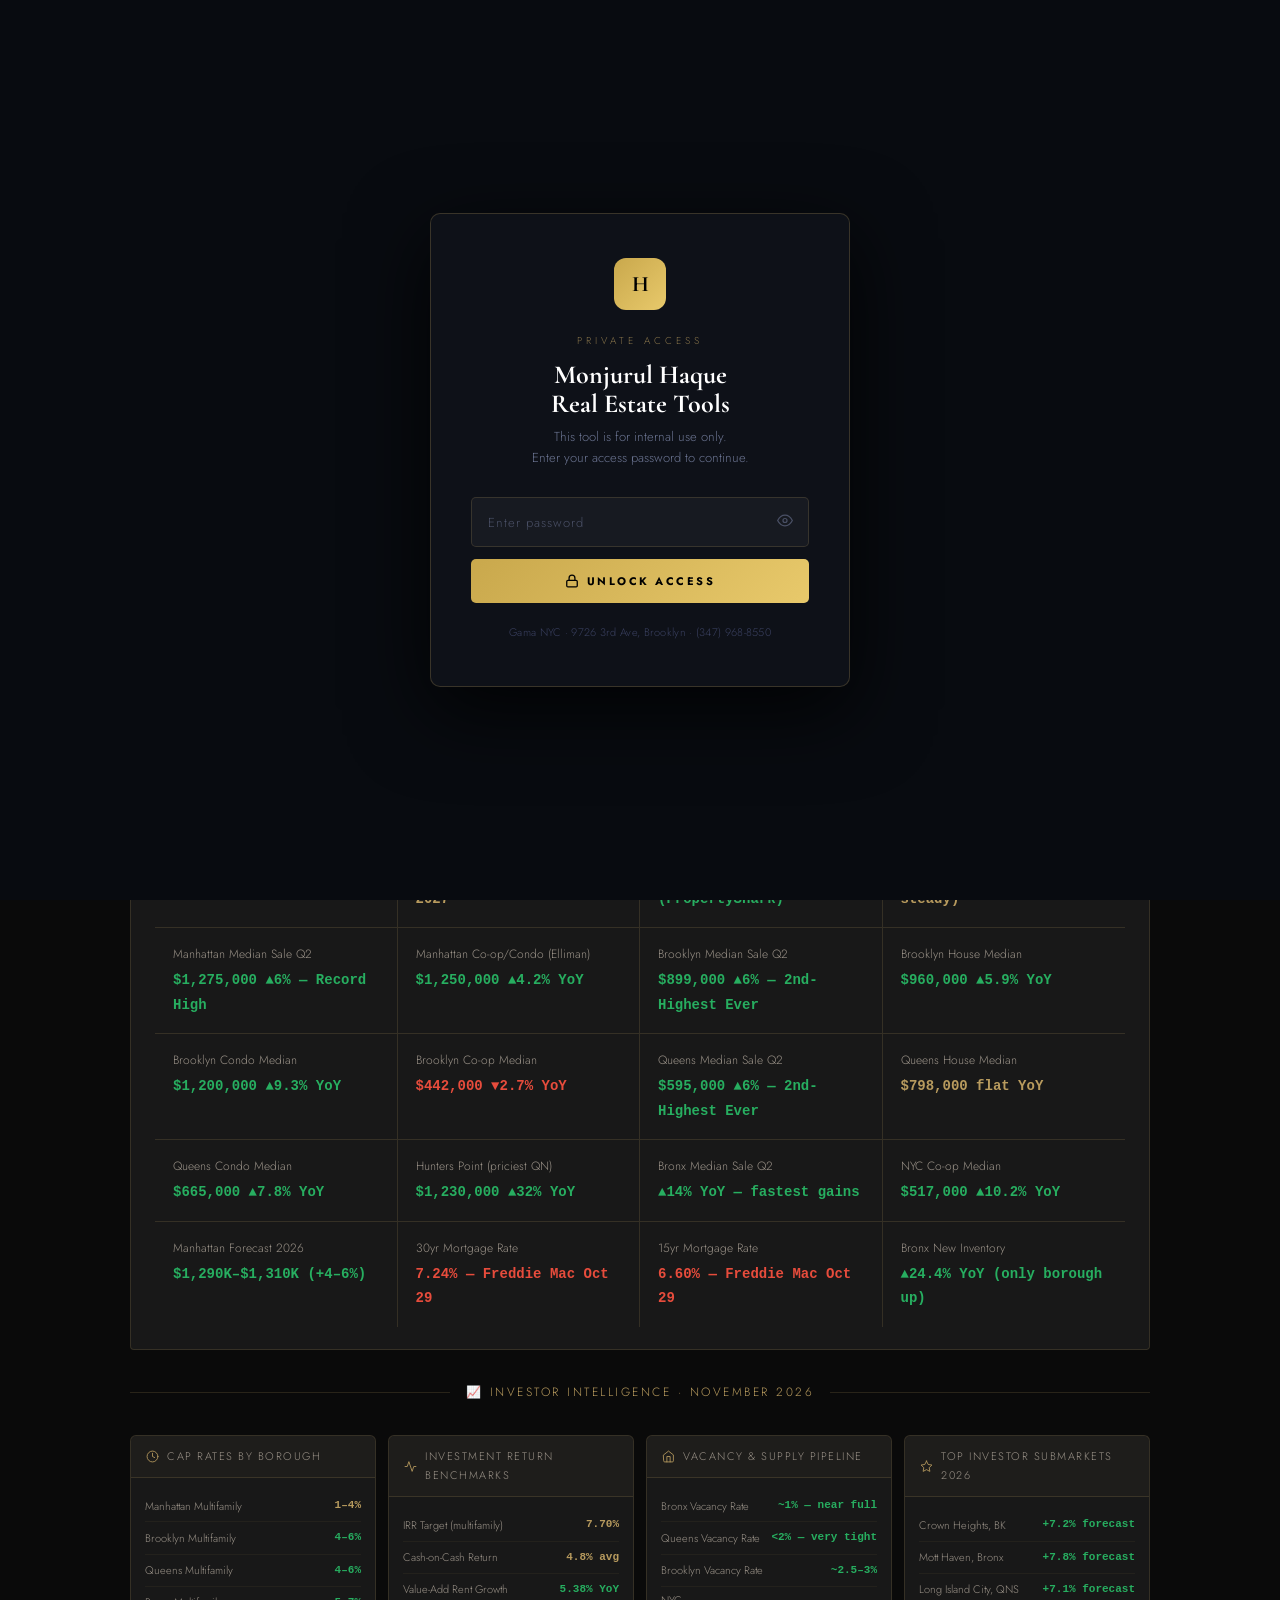
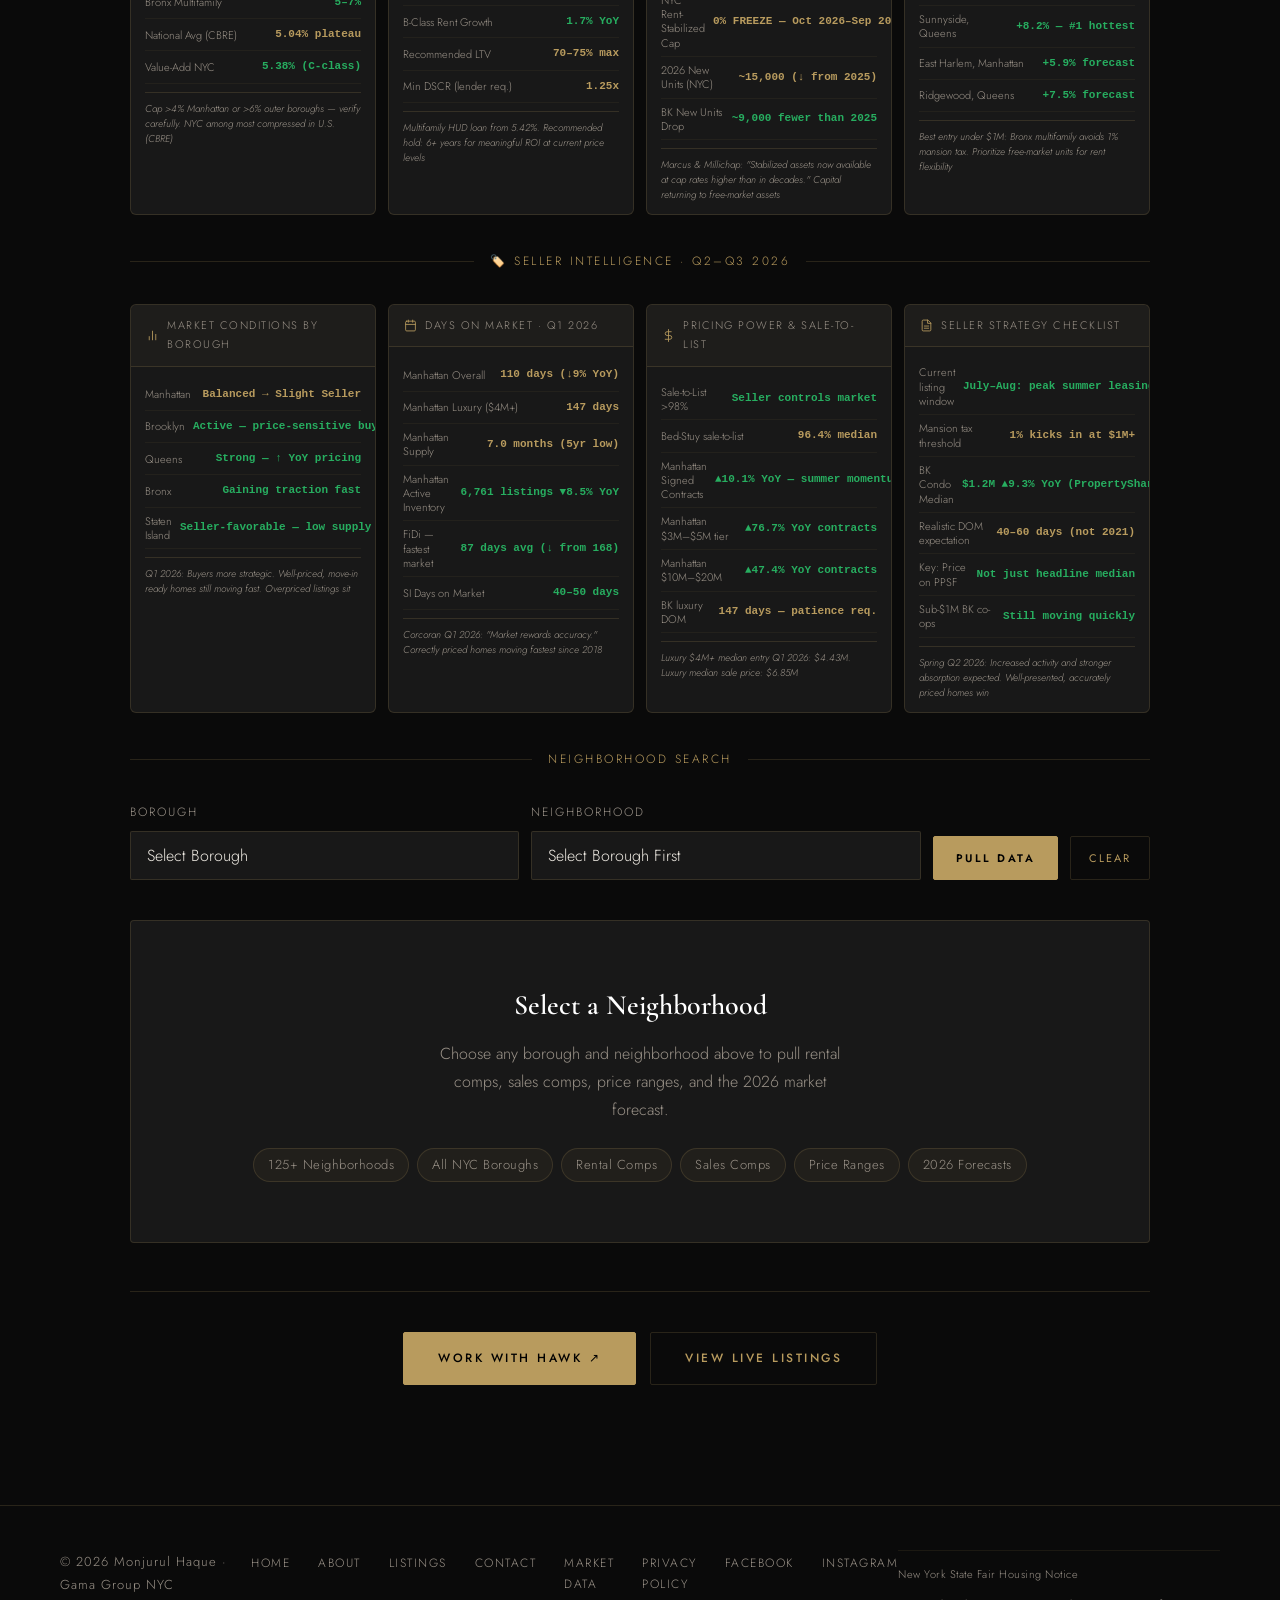
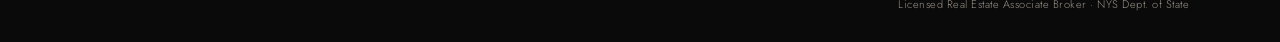
<file: Market_tool.html>
<!DOCTYPE html>
<html lang="en">
<head>
  <meta charset="UTF-8">
  <meta name="viewport" content="width=device-width, initial-scale=1.0">

  <!-- ── Primary SEO ── -->
  <title>NYC Market Update | Monjurul Haque — Real Estate Broker</title>
  <meta name="description" content="Live NYC real estate market data. Rental comps, sales comps, price ranges and 2026 forecasts for 125+ neighborhoods. Updated monthly by Monjurul Haque, Associate Broker at Gama NYC.">
  <meta name="keywords" content="NYC market update, NYC rental prices 2026, Brooklyn homes for sale, Queens real estate comps, Manhattan rental comps, Bronx real estate, NYC property prices neighborhood">
  <meta name="author" content="Monjurul Haque">
  <meta name="robots" content="noindex, nofollow">
  <link rel="canonical" href="https://www.mhaquerealtor.com/Market_tool.html">

  <!-- ── Open Graph ── -->
  <meta property="og:type" content="website">
  <meta property="og:title" content="NYC Market Update | Monjurul Haque — New York City">
  <meta property="og:description" content="Live rental and sales comps, price ranges, and 2026 forecasts for 125+ NYC neighborhoods. Updated monthly.">
  <meta property="og:url" content="https://www.mhaquerealtor.com/Market_tool.html">
  <meta property="og:site_name" content="Monjurul Haque | NYC Real Estate Broker">
  <meta property="og:image" content="https://www.mhaquerealtor.com/Final%20Gama-36.jpg">
  <meta property="og:image:width" content="1200">
  <meta property="og:image:height" content="630">
  <meta property="og:locale" content="en_US">

  <!-- ── Twitter Card ── -->
  <meta name="twitter:card" content="summary_large_image">
  <meta name="twitter:title" content="NYC Market Update | Monjurul Haque — New York City">
  <meta name="twitter:description" content="Live rental and sales comps for 125+ NYC neighborhoods. Updated monthly.">
  <meta name="twitter:image" content="https://www.mhaquerealtor.com/Final%20Gama-36.jpg">

  <!-- ── Geo / Local SEO ── -->
  <meta name="geo.region" content="US-NY">
  <meta name="geo.placename" content="Brooklyn, New York">
  <meta name="geo.position" content="40.6233;-74.0300">
  <meta name="ICBM" content="40.6233, -74.0300">

  <!-- ── Fonts & Styles ── -->
  <link rel="preconnect" href="https://fonts.googleapis.com">
  <link rel="preconnect" href="https://fonts.gstatic.com" crossorigin>
  <link href="https://fonts.googleapis.com/css2?family=Cormorant+Garamond:ital,wght@0,400;0,500;0,600;0,700;1,400&family=Jost:wght@300;400;500;600&display=swap" rel="stylesheet">
  <link rel="stylesheet" href="style.css">

  <!-- ── JSON-LD ── -->
  <script type="application/ld+json">
  {
    "@context": "https://schema.org",
    "@type": "WebPage",
    "name": "NYC Real Estate Market Update",
    "description": "Live rental and sales market data across NYC, updated monthly by Monjurul Haque.",
    "url": "https://www.mhaquerealtor.com/Market_tool.html",
    "provider": {
      "@type": "RealEstateAgent",
      "name": "Monjurul Haque",
      "telephone": "+13479688550",
      "url": "https://www.mhaquerealtor.com"
    }
  }
  </script>

  <style>
    /* ── MARKET UPDATE PAGE STYLES ── */

    /* Notice banner */
    .mu-notice {
      background: rgba(184,155,94,0.06);
      border: 1px solid rgba(184,155,94,0.2);
      border-radius: 4px;
      padding: 14px 18px;
      margin-bottom: 40px;
      display: flex;
      align-items: flex-start;
      gap: 12px;
    }
    .mu-notice svg {
      width: 16px; height: 16px;
      stroke: var(--gold); fill: none;
      stroke-width: 1.8; flex-shrink: 0; margin-top: 2px;
    }
    .mu-notice p { font-size: 15px; color: var(--muted); line-height: 1.65; }
    .mu-notice strong { color: var(--gold); font-weight: 500; }

    /* Search form */
    .mu-search {
      display: grid;
      grid-template-columns: 1fr 1fr auto auto;
      gap: 12px;
      align-items: end;
      margin-bottom: 40px;
    }
    .mu-field label {
      display: block;
      font-size: 12px; letter-spacing: 2px;
      text-transform: uppercase; color: var(--muted);
      margin-bottom: 8px;
    }
    .mu-field select {
      width: 100%;
      background: var(--card); border: 1px solid var(--border);
      color: var(--text); font-family: var(--body-font);
      font-size: 16px; font-weight: 300;
      padding: 12px 16px; border-radius: 2px;
      outline: none; transition: border-color .25s;
      appearance: none; cursor: pointer;
    }
    .mu-field select:focus { border-color: var(--gold); }
    .mu-btn {
      background: var(--gold); color: #000;
      border: 1px solid var(--gold);
      font-family: var(--body-font); font-size: 11px;
      font-weight: 600; letter-spacing: 2.5px;
      text-transform: uppercase; padding: 13px 22px;
      border-radius: 2px; cursor: pointer;
      transition: all .25s; white-space: nowrap;
    }
    .mu-btn:hover { background: var(--gold-light); border-color: var(--gold-light); }
    .mu-btn-outline {
      background: transparent; color: var(--gold);
      border: 1px solid var(--border);
      font-family: var(--body-font); font-size: 11px;
      letter-spacing: 2px; text-transform: uppercase;
      padding: 13px 18px; border-radius: 2px;
      cursor: pointer; transition: all .25s; white-space: nowrap;
    }
    .mu-btn-outline:hover { border-color: var(--gold); background: var(--gold-dim); }

    /* Divider */
    .mu-divider {
      display: flex; align-items: center; gap: 16px;
      margin: 0 0 32px;
    }
    .mu-divider span {
      font-size: 12px; letter-spacing: 2.5px;
      text-transform: uppercase; color: var(--gold); white-space: nowrap;
    }
    .mu-divider::before, .mu-divider::after {
      content: ''; flex: 1; height: 1px; background: var(--border);
    }

    /* Welcome state */
    .mu-welcome {
      text-align: center; padding: 60px 20px;
      border: 1px solid var(--border); border-radius: 4px;
      background: var(--card);
    }
    .mu-welcome h3 {
      font-family: var(--serif-font);
      font-size: 28px; font-weight: 600; color: #fff;
      margin-bottom: 10px;
    }
    .mu-welcome p { font-size: 16px; color: var(--muted); max-width: 420px; margin: 0 auto 24px; }
    .mu-hints { display: flex; flex-wrap: wrap; justify-content: center; gap: 8px; }
    .mu-hint {
      background: rgba(184,155,94,0.06);
      border: 1px solid var(--border);
      border-radius: 20px; padding: 5px 14px;
      font-size: 13px; color: var(--muted); letter-spacing: .5px;
    }

    /* Loading */
    .mu-loading {
      display: none; text-align: center;
      padding: 60px 20px; border: 1px solid var(--border);
      border-radius: 4px; background: var(--card);
    }
    .mu-loading.show { display: block; }
    .mu-spinner {
      width: 28px; height: 28px;
      border: 1px solid var(--border);
      border-top-color: var(--gold);
      border-radius: 50%;
      animation: muSpin .8s linear infinite;
      margin: 0 auto 14px;
    }
    @keyframes muSpin { to { transform: rotate(360deg); } }
    .mu-loading p { font-size: 12px; color: var(--muted); letter-spacing: 1px; text-transform: uppercase; }

    /* Dashboard */
    .mu-dashboard { display: none; animation: fadeUp .4s ease both; }
    .mu-dashboard.show { display: block; }

    /* Dashboard header */
    .mu-dash-head {
      display: flex; align-items: flex-start;
      justify-content: space-between; flex-wrap: wrap;
      gap: 14px; margin-bottom: 32px;
    }
    .mu-dash-hood {
      font-family: var(--serif-font);
      font-size: 38px; font-weight: 600; color: #fff; line-height: 1;
    }
    .mu-dash-borough {
      font-size: 12px; letter-spacing: 2.5px;
      text-transform: uppercase; color: var(--gold); margin-top: 6px;
    }
    .mu-badges { display: flex; gap: 8px; flex-wrap: wrap; align-items: center; }
    .mu-fc-badge {
      display: inline-flex; align-items: center; gap: 5px;
      padding: 6px 14px; border-radius: 20px;
      font-size: 13px; font-weight: 500; letter-spacing: .5px;
    }
    .mu-fc-badge.bullish { background: rgba(39,174,96,.1); color: #27AE60; border: 1px solid rgba(39,174,96,.22); }
    .mu-fc-badge.bearish { background: rgba(231,76,60,.1); color: #E74C3C; border: 1px solid rgba(231,76,60,.22); }
    .mu-fc-badge.neutral { background: rgba(184,155,94,.1); color: var(--gold); border: 1px solid var(--border); }
    .mu-trend-tag {
      font-size: 12px; font-family: monospace;
      background: var(--card); border: 1px solid var(--border);
      border-radius: 3px; padding: 4px 10px; color: var(--muted);
      letter-spacing: .5px;
    }

    /* Stat cards */
    .mu-stat-grid {
      display: grid;
      grid-template-columns: repeat(4, 1fr);
      gap: 10px; margin-bottom: 32px;
    }
    .mu-stat-card {
      background: var(--card); border: 1px solid var(--border);
      border-radius: 4px; padding: 16px 18px;
      position: relative; overflow: hidden;
      transition: border-color .25s;
    }
    .mu-stat-card:hover { border-color: rgba(184,155,94,.4); }
    .mu-stat-card::before {
      content: ''; position: absolute;
      top: 0; left: 0; right: 0; height: 2px;
    }
    .mu-stat-card.rent::before { background: linear-gradient(90deg, rgba(59,130,246,.7), transparent); }
    .mu-stat-card.sale::before { background: linear-gradient(90deg, var(--gold), transparent); }
    .sc-label { font-size: 11px; color: var(--muted); letter-spacing: .1em; text-transform: uppercase; margin-bottom: 6px; }
    .sc-val {
      font-family: var(--serif-font);
      font-size: 26px; font-weight: 600; color: #fff; line-height: 1;
    }
    .sc-sub { font-size: 12px; color: var(--muted); margin-top: 4px; }

    /* Two column grid */
    .mu-two-col {
      display: grid; grid-template-columns: 1fr 1fr;
      gap: 16px; margin-bottom: 32px;
    }
    .mu-panel {
      background: var(--card); border: 1px solid var(--border);
      border-radius: 4px; overflow: hidden;
    }
    .mu-panel-head {
      padding: 14px 20px; border-bottom: 1px solid var(--border);
      font-size: 12px; letter-spacing: 2px; text-transform: uppercase;
      color: var(--muted); display: flex; align-items: center; gap: 8px;
    }
    .mu-panel-head svg { width: 12px; height: 12px; stroke: var(--gold); fill: none; stroke-width: 1.8; }
    .mu-panel-body { padding: 16px 18px; }

    /* Tables */
    .mu-table { width: 100%; border-collapse: collapse; }
    .mu-table th {
      font-size: 11px; color: var(--muted);
      text-transform: uppercase; letter-spacing: .08em;
      padding: 0 0 10px; text-align: left;
      border-bottom: 1px solid var(--border);
    }
    .mu-table td {
      padding: 12px 0; font-size: 15px;
      border-bottom: 1px solid rgba(184,155,94,.06);
    }
    .mu-table tr:last-child td { border-bottom: none; }
    .mu-table tr:hover td { color: #fff; }
    .price { color: var(--gold); font-family: monospace; font-weight: 600; font-size: 15px; }
    .range-text { font-size: 13px; color: var(--muted); }
    .demand-badge {
      font-size: 11px; padding: 2px 8px;
      border-radius: 3px; font-weight: 600; letter-spacing: .5px;
    }
    .demand-high { background: rgba(231,76,60,.1); color: #e74c3c; }
    .demand-extreme { background: rgba(231,76,60,.18); color: #e74c3c; }
    .demand-mod { background: rgba(184,155,94,.1); color: var(--gold); }

    /* Range bars */
    .range-bar-wrap { margin-bottom: 12px; }
    .range-bar-wrap:last-child { margin-bottom: 0; }
    .range-bar-label {
      display: flex; justify-content: space-between;
      margin-bottom: 5px;
    }
    .range-bar-label span:first-child { font-size: 14px; color: var(--muted); }
    .range-bar-label span:last-child { font-size: 14px; color: var(--gold); font-family: monospace; }
    .range-bar-track {
      height: 5px; background: rgba(184,155,94,.1);
      border-radius: 2px; overflow: hidden;
    }
    .range-bar-fill {
      height: 100%;
      background: linear-gradient(90deg, rgba(184,155,94,.4), var(--gold));
      border-radius: 2px; transition: width .7s ease;
    }

    /* Forecast panel */
    .mu-forecast {
      background: var(--card); border: 1px solid var(--border);
      border-radius: 4px; padding: 28px 30px; margin-bottom: 32px;
    }
    .forecast-top {
      display: flex; align-items: center;
      gap: 20px; margin-bottom: 18px; flex-wrap: wrap;
    }
    .forecast-pct {
      font-family: var(--serif-font);
      font-size: 48px; font-weight: 600;
      color: var(--gold); line-height: 1;
    }
    .forecast-label {
      font-size: 12px; color: var(--muted);
      text-transform: uppercase; letter-spacing: 2px;
      margin-top: 4px;
    }
    .forecast-note {
      font-size: 16px; color: var(--muted);
      line-height: 1.75;
      border-left: 2px solid rgba(184,155,94,.3);
      padding-left: 18px; margin-bottom: 22px;
    }
    .mini-stats {
      display: grid; grid-template-columns: repeat(3, 1fr);
      gap: 10px;
    }
    .mini-stat {
      background: rgba(184,155,94,.05);
      border: 1px solid var(--border);
      border-radius: 4px; padding: 14px 16px; text-align: center;
    }
    .mini-stat-val {
      font-family: var(--serif-font);
      font-size: 26px; color: #27AE60; font-weight: 600;
    }
    .mini-stat-lbl {
      font-size: 11px; color: var(--muted);
      text-transform: uppercase; letter-spacing: .08em; margin-top: 4px;
    }

    /* NYC Pulse strip */
    .mu-pulse {
      background: var(--card); border: 1px solid var(--border);
      border-radius: 4px; padding: 22px 24px; margin-bottom: 32px;
    }
    .mu-pulse-title {
      font-size: 12px; letter-spacing: 3px;
      text-transform: uppercase; color: var(--gold);
      margin-bottom: 16px;
    }
    .mu-pulse-grid {
      display: grid; grid-template-columns: repeat(4, 1fr);
      gap: 0;
    }
    .mu-pulse-cell {
      padding: 16px 18px;
      border-right: 1px solid var(--border);
      border-bottom: 1px solid var(--border);
    }
    .mu-pulse-cell:nth-child(4n) { border-right: none; }
    .mu-pulse-cell:nth-last-child(-n+4) { border-bottom: none; }
    .mu-pulse-key { font-size: 12px; color: var(--muted); margin-bottom: 3px; }
    .mu-pulse-val { font-size: 14px; font-family: monospace; font-weight: 600; }
    .mu-pulse-val.up { color: #27AE60; }
    .mu-pulse-val.dn { color: #E74C3C; }
    .mu-pulse-val.nt { color: var(--gold); }

    /* Sources */
    .mu-sources {
      font-size: 13px; color: var(--muted);
      text-align: center; line-height: 1.7;
      padding-top: 20px; border-top: 1px solid var(--border);
    }

    /* Responsive */
    @media (max-width: 900px) {
      .mu-search { grid-template-columns: 1fr 1fr; }
      .mu-stat-grid { grid-template-columns: repeat(2, 1fr); }
      .mu-two-col { grid-template-columns: 1fr; }
      .mu-pulse-grid { grid-template-columns: repeat(2, 1fr); }
      .mu-pulse-cell:nth-child(2n) { border-right: none; }
      .mu-pulse-cell:nth-child(4n) { border-right: none; }
    }
    @media (max-width: 600px) {
      .mu-search { grid-template-columns: 1fr; }
      .mu-stat-grid { grid-template-columns: repeat(2, 1fr); }
      .mini-stats { grid-template-columns: 1fr; }
      .mu-dash-hood { font-size: 26px; }
    }
    /* ── INVESTOR & SELLER PANELS ── */
    .inv-grid, .sell-grid {
      display: grid;
      grid-template-columns: repeat(4, 1fr);
      gap: 12px; margin-bottom: 8px;
    }
    .inv-card {
      background: var(--card); border: 1px solid var(--border);
      border-radius: 6px; overflow: hidden;
    }
    .inv-card-head {
      padding: 11px 15px; border-bottom: 1px solid var(--border);
      font-size: 11px; letter-spacing: 1.5px; text-transform: uppercase;
      color: var(--muted); display: flex; align-items: center; gap: 8px;
      background: rgba(184,155,94,0.04);
    }
    .inv-card-head svg { width: 13px; height: 13px; flex-shrink: 0; }
    .inv-card-body { padding: 12px 14px; }
    .inv-row {
      display: flex; justify-content: space-between; align-items: center;
      padding: 6px 0; border-bottom: 1px solid rgba(184,155,94,0.07);
      gap: 8px;
    }
    .inv-row:last-of-type { border-bottom: none; }
    .inv-key { font-size: 11px; color: var(--muted); line-height: 1.3; flex: 1; }
    .inv-val { font-size: 11px; font-family: monospace; font-weight: 600; white-space: nowrap; }
    .inv-val.up  { color: #27AE60; }
    .inv-val.dn  { color: #E74C3C; }
    .inv-val.nt  { color: var(--gold); }
    .inv-note {
      font-size: 10px; color: var(--muted); line-height: 1.5;
      margin-top: 8px; padding-top: 8px;
      border-top: 1px solid var(--border);
      font-style: italic;
    }
    @media (max-width: 1100px) {
      .inv-grid, .sell-grid { grid-template-columns: repeat(2, 1fr); }
    }
    @media (max-width: 600px) {
      .inv-grid, .sell-grid { grid-template-columns: 1fr; }
    }


    /* ════════════════════════════════════════════════════
       PASSWORD GATE — CSS
       Controls the full-screen overlay, card, input,
       submit button, error state, and unlock animation.
    ════════════════════════════════════════════════════ */
    #pwGateOverlay {
      position: fixed; inset: 0; z-index: 9999;
      background: #080B10;
      display: flex; align-items: center; justify-content: center;
      padding: 20px;
      transition: opacity 0.5s ease;
    }
    #pwGateOverlay.unlocking {
      opacity: 0; pointer-events: none;
    }
    .pw-card {
       background: #0E1118; border: 1px solid rgba(184,155,94,0.25);
      border-radius: 10px; padding: 44px 40px;
      width: 100%; max-width: 420px; text-align: center;
      box-shadow: 0 24px 80px rgba(0,0,0,0.8);
      animation: pwCardIn 0.4s cubic-bezier(0.34,1.4,0.64,1) both;
    }
    @keyframes pwCardIn {
      from { opacity:0; transform: translateY(24px) scale(0.96); }
      to   { opacity:1; transform: translateY(0) scale(1); }
    }
    .pw-logo {
      width: 52px; height: 52px;
      background: linear-gradient(135deg, #C9A84C, #E8C96B);
      border-radius: 12px; display: flex; align-items: center;
      justify-content: center; margin: 0 auto 22px;
      font-family: 'Playfair Display','Cormorant Garamond',serif;
      font-size: 22px; font-weight: 900; color: #000;
    }

    .pw-eyebrow { font-size: 10px; letter-spacing: 4px; text-transform: uppercase; color: rgba(184,155,94,0.7); margin-bottom: 10px; }
    .pw-title { font-family: 'Playfair Display','Cormorant Garamond',serif; font-size: 26px; font-weight: 700; color: #fff; line-height: 1.15; margin-bottom: 8px; }
    .pw-sub { font-size: 13px; color: #6B7491; margin-bottom: 28px; line-height: 1.6; }
    .pw-input-wrap { position: relative; margin-bottom: 12px; }

   .pw-input {
      width: 100%; background: rgba(255,255,255,0.04);
      border: 1px solid rgba(184,155,94,0.2); color: #E4E8F0;
      font-family: 'Jost','DM Sans',sans-serif;
      font-size: 15px; font-weight: 300;
      padding: 13px 46px 13px 16px; border-radius: 5px;
      outline: none; transition: border-color 0.25s; letter-spacing: 2px;
    }

    .pw-input:focus { border-color: #C9A84C; }
    .pw-input::placeholder { letter-spacing: 1px; color: #4A5066; font-size: 13px; }
    .pw-toggle {
      position: absolute; right: 14px; top: 50%; transform: translateY(-50%);
      background: none; border: none; cursor: pointer;
      color: #4A5066; transition: color 0.2s; padding: 2px;
    }
    
    .pw-toggle:hover { color: #C9A84C; }
    .pw-toggle svg { width: 16px; height: 16px; stroke: currentColor; fill: none; stroke-width: 1.8; }
    .pw-error {
      background: rgba(231,76,60,0.1); border: 1px solid rgba(231,76,60,0.25);
      border-radius: 5px; padding: 9px 14px; font-size: 12px;
      color: #E74C3C; margin-bottom: 12px; display: none;
    }

    .pw-submit {
      width: 100%;
      background: linear-gradient(135deg, #C9A84C, #E8C96B);
      color: #000; border: none; border-radius: 5px;
      font-family: 'Jost', 'DM Sans', sans-serif;
      font-size: 11px; font-weight: 700;
      letter-spacing: 2.5px; text-transform: uppercase;
      padding: 14px; cursor: pointer;
      transition: all 0.25s; margin-bottom: 20px;
      display: flex; align-items: center; justify-content: center; gap: 8px;
    }
    .pw-submit:hover { transform: translateY(-1px); box-shadow: 0 6px 20px rgba(201,168,76,0.3); }
    .pw-submit:disabled { opacity: 0.6; cursor: not-allowed; transform: none; }
    .pw-submit svg { width: 14px; height: 14px; stroke: currentColor; fill: none; stroke-width: 2.2; }
    .pw-footer {
      font-size: 11px; color: #3A4060; letter-spacing: 0.3px;
    }
    /* ════════════ END PASSWORD GATE CSS ════════════ */
  </style>
</head>
<body>

<!-- ════════════════════════════════════════════════════
     PASSWORD GATE — HTML OVERLAY
     Full-screen lock screen. Removed from DOM on unlock.
     Password verified via SHA-256 in Web Crypto API.
════════════════════════════════════════════════════ -->
<div id="pwGateOverlay">
  <div class="pw-card">
    <div class="pw-logo">H</div>
    <div class="pw-eyebrow">Private Access</div>
    <h2 class="pw-title">Monjurul Haque<br>Real Estate Tools</h2>
    <p class="pw-sub">This tool is for internal use only.<br>Enter your access password to continue.</p>
    <div class="pw-input-wrap">
      <input
        type="password"
        id="pwInput"
        class="pw-input"
        placeholder="Enter password"
        autocomplete="current-password"
        onkeydown="if(event.key==='Enter') verifyPassword()">
      <button class="pw-toggle" onclick="togglePwVisibility()" tabindex="-1" aria-label="Show/hide password">
        <svg id="pwEyeIcon" viewBox="0 0 24 24"><path d="M1 12s4-8 11-8 11 8 11 8-4 8-11 8-11-8-11-8z"/><circle cx="12" cy="12" r="3"/></svg>
      </button>
    </div>
    <div id="pwError" class="pw-error">Incorrect password. Please try again.</div>
    <button class="pw-submit" id="pwSubmitBtn" onclick="verifyPassword()">
      <svg viewBox="0 0 24 24"><rect x="3" y="11" width="18" height="11" rx="2" ry="2"/><path d="M7 11V7a5 5 0 0110 0v4"/></svg>
      <span id="pwSubmitText">Unlock Access</span>
    </button>
    <div class="pw-footer">Gama NYC · 9726 3rd Ave, Brooklyn · (347) 968-8550</div>
  </div>
</div>
<!-- ════════════ END PASSWORD GATE HTML ════════════ -->


<!-- NAV -->
<nav>
  <a class="nav-logo" href="index.html">HAWK</a>
  <div class="nav-links">
    <a href="index.html">Home</a>
    <a href="about.html">About</a>
    <a href="listings.html">Listings</a>
    <a href="Market_data.html" class="active">Market Data</a>
    <a href="contact.html">Contact</a>
  </div>
  <div class="nav-hamburger" onclick="toggleMenu()" aria-label="Menu">
    <span></span><span></span><span></span>
  </div>
</nav>
<div class="nav-mobile" id="navMobile">
  <a href="index.html" onclick="closeMenu()">Home</a>
  <a href="about.html" onclick="closeMenu()">About</a>
  <a href="listings.html" onclick="closeMenu()">Listings</a>
  <a href="Market_data.html" onclick="closeMenu()">Market Data</a>
  <a href="contact.html" onclick="closeMenu()">Contact</a>
</div>

<div class="hero-strip"></div>

<main>
  <p class="page-eyebrow anim-1">NYC Real Estate</p>
  <h1 class="page-title anim-2">Market <span>Data</span></h1>

  <!-- NOTICE -->
  <div class="mu-notice anim-3">
    <svg viewBox="0 0 24 24"><circle cx="12" cy="12" r="10"/><line x1="12" y1="8" x2="12" y2="12"/><line x1="12" y1="16" x2="12.01" y2="16"/></svg>
    <p>
      <strong>Data updated monthly.</strong> This dashboard reflects verified market data from StreetEasy, PropertyShark, Douglas Elliman, RentCafe (Yardi Matrix), and Freddie Mac.
      Current data: <strong>November 2026.</strong> Next update: <strong>December 1, 2026.</strong>
      Data covers 125+ neighborhoods across New York City — rental comps, sales comps, price ranges, and 2026 appreciation forecasts.
    </p>
  </div>

  <!-- NYC MARKET PULSE -->
  <div class="mu-pulse anim-3">
    <div class="mu-pulse-title">📊 NYC Market Pulse · November 2026</div>
    <div class="mu-pulse-grid">
      <div class="mu-pulse-cell"><div class="mu-pulse-key">NYC Citywide Median Asking Rent</div><div class="mu-pulse-val up">$3,707 ▲4.6% YoY (Realtor.com Q2)</div></div>
      <div class="mu-pulse-cell"><div class="mu-pulse-key">Manhattan Median Rent</div><div class="mu-pulse-val up">$5,117 ▲9.0% YoY — Record</div></div>
      <div class="mu-pulse-cell"><div class="mu-pulse-key">Manhattan 1BR Median</div><div class="mu-pulse-val up">$4,995 (RentReboot)</div></div>
      <div class="mu-pulse-cell"><div class="mu-pulse-key">Manhattan 2BR Median</div><div class="mu-pulse-val up">$6,295 (RentReboot)</div></div>
      <div class="mu-pulse-cell"><div class="mu-pulse-key">Brooklyn Median Rent</div><div class="mu-pulse-val up">$4,054 ▲5.9% YoY (Realtor.com)</div></div>
      <div class="mu-pulse-cell"><div class="mu-pulse-key">Brooklyn 1BR Median</div><div class="mu-pulse-val up">$3,750 (RentReboot)</div></div>
      <div class="mu-pulse-cell"><div class="mu-pulse-key">Queens Median Rent</div><div class="mu-pulse-val up">$3,561 ▲5.6% YoY (Realtor.com)</div></div>
      <div class="mu-pulse-cell"><div class="mu-pulse-key">Queens 1BR Median</div><div class="mu-pulse-val up">$3,000 (RentReboot)</div></div>
      <div class="mu-pulse-cell"><div class="mu-pulse-key">Bronx Median Rent</div><div class="mu-pulse-val up">$3,171 ▲0.9% YoY (Realtor.com)</div></div>
      <div class="mu-pulse-cell"><div class="mu-pulse-key">Bronx 1BR Median</div><div class="mu-pulse-val nt">$2,799 (RentReboot)</div></div>
      <div class="mu-pulse-cell"><div class="mu-pulse-key">Staten Island 1BR Avg</div><div class="mu-pulse-val nt">~$1,900 (most affordable)</div></div>
      <div class="mu-pulse-cell"><div class="mu-pulse-key">Income Needed — Manhattan</div><div class="mu-pulse-val nt">$204,680/yr (30% rule)</div></div>
      <div class="mu-pulse-cell"><div class="mu-pulse-key">Income Needed — Brooklyn</div><div class="mu-pulse-val nt">$162,160/yr (30% rule)</div></div>
      <div class="mu-pulse-cell"><div class="mu-pulse-key">Rent-Stabilized Cap</div><div class="mu-pulse-val nt">0% FREEZE — Oct 2026–Sep 2027</div></div>
      <div class="mu-pulse-cell"><div class="mu-pulse-key">NYC Median Sale Price Q2</div><div class="mu-pulse-val up">$825,000 ▲3% YoY (PropertyShark)</div></div>
      <div class="mu-pulse-cell"><div class="mu-pulse-key">NYC Q2 Total Sales</div><div class="mu-pulse-val nt">7,070 (−&lt;1% YoY — steady)</div></div>
      <div class="mu-pulse-cell"><div class="mu-pulse-key">Manhattan Median Sale Q2</div><div class="mu-pulse-val up">$1,275,000 ▲6% — Record High</div></div>
      <div class="mu-pulse-cell"><div class="mu-pulse-key">Manhattan Co-op/Condo (Elliman)</div><div class="mu-pulse-val up">$1,250,000 ▲4.2% YoY</div></div>
      <div class="mu-pulse-cell"><div class="mu-pulse-key">Brooklyn Median Sale Q2</div><div class="mu-pulse-val up">$899,000 ▲6% — 2nd-Highest Ever</div></div>
      <div class="mu-pulse-cell"><div class="mu-pulse-key">Brooklyn House Median</div><div class="mu-pulse-val up">$960,000 ▲5.9% YoY</div></div>
      <div class="mu-pulse-cell"><div class="mu-pulse-key">Brooklyn Condo Median</div><div class="mu-pulse-val up">$1,200,000 ▲9.3% YoY</div></div>
      <div class="mu-pulse-cell"><div class="mu-pulse-key">Brooklyn Co-op Median</div><div class="mu-pulse-val dn">$442,000 ▼2.7% YoY</div></div>
      <div class="mu-pulse-cell"><div class="mu-pulse-key">Queens Median Sale Q2</div><div class="mu-pulse-val up">$595,000 ▲6% — 2nd-Highest Ever</div></div>
      <div class="mu-pulse-cell"><div class="mu-pulse-key">Queens House Median</div><div class="mu-pulse-val nt">$798,000 flat YoY</div></div>
      <div class="mu-pulse-cell"><div class="mu-pulse-key">Queens Condo Median</div><div class="mu-pulse-val up">$665,000 ▲7.8% YoY</div></div>
      <div class="mu-pulse-cell"><div class="mu-pulse-key">Hunters Point (priciest QN)</div><div class="mu-pulse-val up">$1,230,000 ▲32% YoY</div></div>
      <div class="mu-pulse-cell"><div class="mu-pulse-key">Bronx Median Sale Q2</div><div class="mu-pulse-val up">▲14% YoY — fastest gains</div></div>
      <div class="mu-pulse-cell"><div class="mu-pulse-key">NYC Co-op Median</div><div class="mu-pulse-val up">$517,000 ▲10.2% YoY</div></div>
      <div class="mu-pulse-cell"><div class="mu-pulse-key">Manhattan Forecast 2026</div><div class="mu-pulse-val up">$1,290K–$1,310K (+4–6%)</div></div>
      <div class="mu-pulse-cell"><div class="mu-pulse-key">30yr Mortgage Rate</div><div class="mu-pulse-val dn">7.24% — Freddie Mac Oct 29</div></div>
      <div class="mu-pulse-cell"><div class="mu-pulse-key">15yr Mortgage Rate</div><div class="mu-pulse-val dn">6.60% — Freddie Mac Oct 29</div></div>
      <div class="mu-pulse-cell"><div class="mu-pulse-key">Bronx New Inventory</div><div class="mu-pulse-val up">▲24.4% YoY (only borough up)</div></div>
    </div>
  </div>

  <!-- INVESTOR INTEL -->
  <div class="mu-divider anim-3"><span>📈 Investor Intelligence · November 2026</span></div>
  <div class="inv-grid anim-3">

    <!-- Cap Rates -->
    <div class="inv-card">
      <div class="inv-card-head">
        <svg viewBox="0 0 24 24" fill="none" stroke="var(--gold)" stroke-width="1.6" stroke-linecap="round" stroke-linejoin="round"><circle cx="12" cy="12" r="10"/><polyline points="12 6 12 12 16 14"/></svg>
        Cap Rates by Borough
      </div>
      <div class="inv-card-body">
        <div class="inv-row"><span class="inv-key">Manhattan Multifamily</span><span class="inv-val nt">1–4%</span></div>
        <div class="inv-row"><span class="inv-key">Brooklyn Multifamily</span><span class="inv-val up">4–6%</span></div>
        <div class="inv-row"><span class="inv-key">Queens Multifamily</span><span class="inv-val up">4–6%</span></div>
        <div class="inv-row"><span class="inv-key">Bronx Multifamily</span><span class="inv-val up">5–7%</span></div>
        <div class="inv-row"><span class="inv-key">National Avg (CBRE)</span><span class="inv-val nt">5.04% plateau</span></div>
        <div class="inv-row"><span class="inv-key">Value-Add NYC</span><span class="inv-val up">5.38% (C-class)</span></div>
        <div class="inv-note">Cap &gt;4% Manhattan or &gt;6% outer boroughs — verify carefully. NYC among most compressed in U.S. (CBRE)</div>
      </div>
    </div>

    <!-- Investment Returns -->
    <div class="inv-card">
      <div class="inv-card-head">
        <svg viewBox="0 0 24 24" fill="none" stroke="var(--gold)" stroke-width="1.6" stroke-linecap="round" stroke-linejoin="round"><polyline points="22 12 18 12 15 21 9 3 6 12 2 12"/></svg>
        Investment Return Benchmarks
      </div>
      <div class="inv-card-body">
        <div class="inv-row"><span class="inv-key">IRR Target (multifamily)</span><span class="inv-val nt">7.70%</span></div>
        <div class="inv-row"><span class="inv-key">Cash-on-Cash Return</span><span class="inv-val nt">4.8% avg</span></div>
        <div class="inv-row"><span class="inv-key">Value-Add Rent Growth</span><span class="inv-val up">5.38% YoY</span></div>
        <div class="inv-row"><span class="inv-key">B-Class Rent Growth</span><span class="inv-val up">1.7% YoY</span></div>
        <div class="inv-row"><span class="inv-key">Recommended LTV</span><span class="inv-val nt">70–75% max</span></div>
        <div class="inv-row"><span class="inv-key">Min DSCR (lender req.)</span><span class="inv-val nt">1.25x</span></div>
        <div class="inv-note">Multifamily HUD loan from 5.42%. Recommended hold: 6+ years for meaningful ROI at current price levels</div>
      </div>
    </div>

    <!-- Vacancy & Supply -->
    <div class="inv-card">
      <div class="inv-card-head">
        <svg viewBox="0 0 24 24" fill="none" stroke="var(--gold)" stroke-width="1.6" stroke-linecap="round" stroke-linejoin="round"><path d="M3 9l9-7 9 7v11a2 2 0 01-2 2H5a2 2 0 01-2-2z"/><polyline points="9 22 9 12 15 12 15 22"/></svg>
        Vacancy & Supply Pipeline
      </div>
      <div class="inv-card-body">
        <div class="inv-row"><span class="inv-key">Bronx Vacancy Rate</span><span class="inv-val up">~1% — near full</span></div>
        <div class="inv-row"><span class="inv-key">Queens Vacancy Rate</span><span class="inv-val up">&lt;2% — very tight</span></div>
        <div class="inv-row"><span class="inv-key">Brooklyn Vacancy Rate</span><span class="inv-val up">~2.5–3%</span></div>
        <div class="inv-row"><span class="inv-key">NYC Rent-Stabilized Cap</span><span class="inv-val nt">0% FREEZE — Oct 2026–Sep 2027</span></div>
        <div class="inv-row"><span class="inv-key">2026 New Units (NYC)</span><span class="inv-val nt">~15,000 (↓ from 2025)</span></div>
        <div class="inv-row"><span class="inv-key">BK New Units Drop</span><span class="inv-val up">~9,000 fewer than 2025</span></div>
        <div class="inv-note">Marcus & Millichap: "Stabilized assets now available at cap rates higher than in decades." Capital returning to free-market assets</div>
      </div>
    </div>

    <!-- Top Investment Picks -->
    <div class="inv-card">
      <div class="inv-card-head">
        <svg viewBox="0 0 24 24" fill="none" stroke="var(--gold)" stroke-width="1.6" stroke-linecap="round" stroke-linejoin="round"><polygon points="12 2 15.09 8.26 22 9.27 17 14.14 18.18 21.02 12 17.77 5.82 21.02 7 14.14 2 9.27 8.91 8.26 12 2"/></svg>
        Top Investor Submarkets 2026
      </div>
      <div class="inv-card-body">
        <div class="inv-row"><span class="inv-key">Crown Heights, BK</span><span class="inv-val up">+7.2% forecast</span></div>
        <div class="inv-row"><span class="inv-key">Mott Haven, Bronx</span><span class="inv-val up">+7.8% forecast</span></div>
        <div class="inv-row"><span class="inv-key">Long Island City, QNS</span><span class="inv-val up">+7.1% forecast</span></div>
        <div class="inv-row"><span class="inv-key">Sunnyside, Queens</span><span class="inv-val up">+8.2% — #1 hottest</span></div>
        <div class="inv-row"><span class="inv-key">East Harlem, Manhattan</span><span class="inv-val up">+5.9% forecast</span></div>
        <div class="inv-row"><span class="inv-key">Ridgewood, Queens</span><span class="inv-val up">+7.5% forecast</span></div>
        <div class="inv-note">Best entry under $1M: Bronx multifamily avoids 1% mansion tax. Prioritize free-market units for rent flexibility</div>
      </div>
    </div>

  </div>

  <!-- SELLER INTEL -->
  <div class="mu-divider anim-3" style="margin-top:36px;"><span>🏷️ Seller Intelligence · Q2–Q3 2026</span></div>
  <div class="sell-grid anim-3">

    <!-- Market Conditions -->
    <div class="inv-card">
      <div class="inv-card-head">
        <svg viewBox="0 0 24 24" fill="none" stroke="var(--gold)" stroke-width="1.6" stroke-linecap="round" stroke-linejoin="round"><path d="M18 20V10M12 20V4M6 20v-6"/></svg>
        Market Conditions by Borough
      </div>
      <div class="inv-card-body">
        <div class="inv-row"><span class="inv-key">Manhattan</span><span class="inv-val nt">Balanced → Slight Seller</span></div>
        <div class="inv-row"><span class="inv-key">Brooklyn</span><span class="inv-val up">Active — price-sensitive buyers</span></div>
        <div class="inv-row"><span class="inv-key">Queens</span><span class="inv-val up">Strong — ↑ YoY pricing</span></div>
        <div class="inv-row"><span class="inv-key">Bronx</span><span class="inv-val up">Gaining traction fast</span></div>
        <div class="inv-row"><span class="inv-key">Staten Island</span><span class="inv-val up">Seller-favorable — low supply</span></div>
        <div class="inv-note">Q1 2026: Buyers more strategic. Well-priced, move-in ready homes still moving fast. Overpriced listings sit</div>
      </div>
    </div>

    <!-- Days on Market -->
    <div class="inv-card">
      <div class="inv-card-head">
        <svg viewBox="0 0 24 24" fill="none" stroke="var(--gold)" stroke-width="1.6" stroke-linecap="round" stroke-linejoin="round"><rect x="3" y="4" width="18" height="18" rx="2" ry="2"/><line x1="16" y1="2" x2="16" y2="6"/><line x1="8" y1="2" x2="8" y2="6"/><line x1="3" y1="10" x2="21" y2="10"/></svg>
        Days on Market · Q1 2026
      </div>
      <div class="inv-card-body">
        <div class="inv-row"><span class="inv-key">Manhattan Overall</span><span class="inv-val nt">110 days (↓9% YoY)</span></div>
        <div class="inv-row"><span class="inv-key">Manhattan Luxury ($4M+)</span><span class="inv-val nt">147 days</span></div>
        <div class="inv-row"><span class="inv-key">Manhattan Supply</span><span class="inv-val nt">7.0 months (5yr low)</span></div>
        <div class="inv-row"><span class="inv-key">Manhattan Active Inventory</span><span class="inv-val up">6,761 listings ▼8.5% YoY</span></div>
        <div class="inv-row"><span class="inv-key">FiDi — fastest market</span><span class="inv-val up">87 days avg (↓ from 168)</span></div>
        <div class="inv-row"><span class="inv-key">SI Days on Market</span><span class="inv-val up">40–50 days</span></div>
        <div class="inv-note">Corcoran Q1 2026: "Market rewards accuracy." Correctly priced homes moving fastest since 2018</div>
      </div>
    </div>

    <!-- Sale-to-List & Pricing -->
    <div class="inv-card">
      <div class="inv-card-head">
        <svg viewBox="0 0 24 24" fill="none" stroke="var(--gold)" stroke-width="1.6" stroke-linecap="round" stroke-linejoin="round"><line x1="12" y1="1" x2="12" y2="23"/><path d="M17 5H9.5a3.5 3.5 0 000 7h5a3.5 3.5 0 010 7H6"/></svg>
        Pricing Power & Sale-to-List
      </div>
      <div class="inv-card-body">
        <div class="inv-row"><span class="inv-key">Sale-to-List &gt;98%</span><span class="inv-val up">Seller controls market</span></div>
        <div class="inv-row"><span class="inv-key">Bed-Stuy sale-to-list</span><span class="inv-val nt">96.4% median</span></div>
        <div class="inv-row"><span class="inv-key">Manhattan Signed Contracts</span><span class="inv-val up">▲10.1% YoY — summer momentum</span></div>
        <div class="inv-row"><span class="inv-key">Manhattan $3M–$5M tier</span><span class="inv-val up">▲76.7% YoY contracts</span></div>
        <div class="inv-row"><span class="inv-key">Manhattan $10M–$20M</span><span class="inv-val up">▲47.4% YoY contracts</span></div>
        <div class="inv-row"><span class="inv-key">BK luxury DOM</span><span class="inv-val nt">147 days — patience req.</span></div>
        <div class="inv-note">Luxury $4M+ median entry Q1 2026: $4.43M. Luxury median sale price: $6.85M</div>
      </div>
    </div>

    <!-- Seller Strategy -->
    <div class="inv-card">
      <div class="inv-card-head">
        <svg viewBox="0 0 24 24" fill="none" stroke="var(--gold)" stroke-width="1.6" stroke-linecap="round" stroke-linejoin="round"><path d="M14 2H6a2 2 0 00-2 2v16a2 2 0 002 2h12a2 2 0 002-2V8z"/><polyline points="14 2 14 8 20 8"/><line x1="16" y1="13" x2="8" y2="13"/><line x1="16" y1="17" x2="8" y2="17"/></svg>
        Seller Strategy Checklist
      </div>
      <div class="inv-card-body">
        <div class="inv-row"><span class="inv-key">Current listing window</span><span class="inv-val up">July–Aug: peak summer leasing</span></div>
        <div class="inv-row"><span class="inv-key">Mansion tax threshold</span><span class="inv-val nt">1% kicks in at $1M+</span></div>
        <div class="inv-row"><span class="inv-key">BK Condo Median</span><span class="inv-val up">$1.2M ▲9.3% YoY (PropertyShark)</span></div>
        <div class="inv-row"><span class="inv-key">Realistic DOM expectation</span><span class="inv-val nt">40–60 days (not 2021)</span></div>
        <div class="inv-row"><span class="inv-key">Key: Price on PPSF</span><span class="inv-val up">Not just headline median</span></div>
        <div class="inv-row"><span class="inv-key">Sub-$1M BK co-ops</span><span class="inv-val up">Still moving quickly</span></div>
        <div class="inv-note">Spring Q2 2026: Increased activity and stronger absorption expected. Well-presented, accurately priced homes win</div>
      </div>
    </div>

  </div>

  <!-- SEARCH -->
  <div class="mu-divider anim-3" style="margin-top:36px;"><span>Neighborhood Search</span></div>
  <div class="mu-search anim-3">
    <div class="mu-field">
      <label>Borough</label>
      <select id="borough" onchange="updateNeighborhoods()">
        <option value="">Select Borough</option>
        <option value="brooklyn">Brooklyn</option>
        <option value="manhattan">Manhattan</option>
        <option value="queens">Queens</option>
        <option value="bronx">The Bronx</option>
        <option value="staten_island">Staten Island</option>
      </select>
    </div>
    <div class="mu-field">
      <label>Neighborhood</label>
      <select id="neighborhood">
        <option value="">Select Borough First</option>
      </select>
    </div>
    <button class="mu-btn" onclick="runSearch()">Pull Data</button>
    <button class="mu-btn-outline" onclick="resetView()">Clear</button>
  </div>

  <!-- WELCOME -->
  <div class="mu-welcome" id="welcomeState">
    <h3>Select a Neighborhood</h3>
    <p>Choose any borough and neighborhood above to pull rental comps, sales comps, price ranges, and the 2026 market forecast.</p>
    <div class="mu-hints">
      <span class="mu-hint">125+ Neighborhoods</span>
      <span class="mu-hint">All NYC Boroughs</span>
      <span class="mu-hint">Rental Comps</span>
      <span class="mu-hint">Sales Comps</span>
      <span class="mu-hint">Price Ranges</span>
      <span class="mu-hint">2026 Forecasts</span>
    </div>
  </div>

  <!-- LOADING -->
  <div class="mu-loading" id="loadingState">
    <div class="mu-spinner"></div>
    <p>Pulling market data...</p>
  </div>

  <!-- DASHBOARD -->
  <div class="mu-dashboard" id="dashboard">

    <!-- Header -->
    <div class="mu-dash-head">
      <div>
        <div class="mu-dash-hood" id="dashHood">—</div>
        <div class="mu-dash-borough" id="dashBorough">—</div>
      </div>
      <div class="mu-badges">
        <div class="mu-fc-badge" id="fcBadge">—</div>
        <div class="mu-trend-tag" id="rentTrendTag">—</div>
        <div class="mu-trend-tag" id="saleTrendTag">—</div>
      </div>
    </div>

    <!-- Stat cards -->
    <div class="mu-divider"><span>Rental &amp; Sales Averages</span></div>
    <div class="mu-stat-grid" id="statGrid"></div>

    <!-- Comp tables -->
    <div class="mu-two-col">
      <div class="mu-panel">
        <div class="mu-panel-head">
          <svg viewBox="0 0 24 24"><path d="M3 9l9-7 9 7v11a2 2 0 01-2 2H5a2 2 0 01-2-2z" stroke-linecap="round" stroke-linejoin="round"/><polyline points="9 22 9 12 15 12 15 22" stroke-linecap="round" stroke-linejoin="round"/></svg>
          Rental Comps
        </div>
        <div class="mu-panel-body">
          <table class="mu-table" id="rentalTable"></table>
        </div>
      </div>
      <div class="mu-panel">
        <div class="mu-panel-head">
          <svg viewBox="0 0 24 24"><line x1="12" y1="1" x2="12" y2="23" stroke-linecap="round"/><path d="M17 5H9.5a3.5 3.5 0 000 7h5a3.5 3.5 0 010 7H6" stroke-linecap="round" stroke-linejoin="round"/></svg>
          Sales Comps
        </div>
        <div class="mu-panel-body">
          <table class="mu-table" id="salesTable"></table>
        </div>
      </div>
    </div>

    <!-- Range bars -->
    <div class="mu-panel" style="margin-bottom:32px;">
      <div class="mu-panel-head">
        <svg viewBox="0 0 24 24"><polyline points="22 12 18 12 15 21 9 3 6 12 2 12" stroke-linecap="round" stroke-linejoin="round"/></svg>
        Rental Price Ranges · Market Context
      </div>
      <div class="mu-panel-body" id="rangeBars"></div>
    </div>

    <!-- Forecast -->
    <div class="mu-divider"><span>2026 Market Forecast</span></div>
    <div class="mu-forecast" id="forecastPanel"></div>

    <!-- Sources -->
    <div class="mu-sources">
      Data sources: StreetEasy · PropertyShark · Douglas Elliman · RentCafe (Yardi Matrix) · Freddie Mac · Baruch College CUNY · PIX11 · Corcoran · Brown Harris Stevens<br>
      <span style="opacity:.55;">Updated November 2026 · Monjurul Haque · Associate Broker · Gama NYC · 9726 3rd Ave, Brooklyn · (347) 968-8550 · mhaquerealestate@gmail.com</span>
    </div>

  </div><!-- /dashboard -->

  <!-- CTA -->
  <div style="display:flex;justify-content:center;gap:14px;flex-wrap:wrap;margin-top:48px;padding-top:40px;border-top:1px solid var(--border);">
    <a class="btn btn-gold" href="contact.html">Work with Hawk ↗</a>
    <a class="btn btn-outline" href="listings.html">View Live Listings</a>
  </div>

</main>

<!-- FOOTER -->
<footer>
  <div class="footer-copy">© 2026 Monjurul Haque · Gama Group NYC</div>
  <div class="footer-links">
    <a href="index.html">Home</a>
    <a href="about.html">About</a>
    <a href="listings.html">Listings</a>
    <a href="contact.html">Contact</a>
    <a href="Market_data.html">Market Data</a>
    <a href="privacy.html">Privacy Policy</a>
    <a href="https://www.facebook.com/MhaqueRealtor/" target="_blank" rel="noopener">Facebook</a>
    <a href="https://instagram.com/mhaquerealtor" target="_blank" rel="noopener">Instagram</a>
  </div>
  <div class="footer-bottom">
    <a class="footer-fair-housing" href="https://dos.ny.gov/fair-housing" target="_blank" rel="noopener">
      New York State Fair Housing Notice
    </a>
    <span class="footer-legal">Licensed Real Estate Associate Broker · NYS Dept. of State</span>
  </div>
</footer>

<script>
function toggleMenu(){document.getElementById('navMobile').classList.toggle('open');}
function closeMenu(){document.getElementById('navMobile').classList.remove('open');}
function resetView(){
  document.getElementById('welcomeState').style.display='block';
  document.getElementById('dashboard').classList.remove('show');
  document.getElementById('borough').value='';
  document.getElementById('neighborhood').innerHTML='<option value="">Select Borough First</option>';
}

const MD = {
  brooklyn:{
    "Bath Beach":{r:{s:1950,b1:2400,b2:3000,b3:3700},sale:{c:540000,co:290000,th:950000,tf:1100000},fc:{d:"bullish",p:"+4.8%",n:"Quiet waterfront enclave near Dyker Heights. Strong family demand. Steady appreciation with relative affordability vs borough avg."},rt:"+3.5%",st:"+4.8%"},
    "Bay Ridge":{r:{s:1980,b1:2450,b2:3100,b3:3800},sale:{c:625000,co:420000,th:1150000,tf:1300000},fc:{d:"bullish",p:"+4.5%",n:"RentCafe confirms avg rent $1,977/mo — among most affordable Brooklyn neighborhoods. Strong family demand. Bay Ridge median sale $750K–$950K holding firm."},rt:"+3.8%",st:"+4.5%"},
    "Bedford-Stuyvesant":{r:{s:2500,b1:3250,b2:3800,b3:4600},sale:{c:720000,co:350000,th:1300000,tf:1450000},fc:{d:"bullish",p:"+6.4%",n:"Continued brownstone renovation activity. Large 2–4 family home inventory. Strong Manhattan proximity advantage."},rt:"+5.8%",st:"+6.4%"},
    "Bensonhurst":{r:{s:1900,b1:2350,b2:2950,b3:3600},sale:{c:520000,co:295000,th:980000,tf:1150000},fc:{d:"neutral",p:"+3.8%",n:"Dense residential with strong Italian-American and Chinese-American communities. N train transit access supports rentals."},rt:"+3.2%",st:"+3.8%"},
    "Bergen Beach":{r:{s:1900,b1:2300,b2:2900,b3:3500},sale:{c:null,co:null,th:950000,tf:1050000},fc:{d:"neutral",p:"+3.5%",n:"Quiet lakeside enclave. Primarily single and two-family homes. Steady local demand. Good for families seeking space."},rt:"+2.8%",st:"+3.5%"},
    "Boerum Hill":{r:{s:3000,b1:4100,b2:5800,b3:7500},sale:{c:1050000,co:580000,th:2200000,tf:2400000},fc:{d:"neutral",p:"+2.5%",n:"Q1 2026: median dropped 25% YoY as sales heated up 67%. Condo sales at 323 Bergen St influenced pricing. Watch inventory."},rt:"+4.8%",st:"+2.5%"},
    "Borough Park":{r:{s:1850,b1:2300,b2:2900,b3:3600},sale:{c:490000,co:270000,th:1050000,tf:1200000},fc:{d:"neutral",p:"+3.6%",n:"Large Orthodox Jewish community. Limited turnover. Strong family sizing demand. 2-family homes for multi-generational living."},rt:"+3.1%",st:"+3.6%"},
    "Brighton Beach":{r:{s:1900,b1:2400,b2:3000,b3:3700},sale:{c:530000,co:285000,th:980000,tf:1100000},fc:{d:"neutral",p:"+3.4%",n:"Vibrant Russian-American community. Beachfront access. Steady rental demand. Affordable waterfront vs Manhattan Beach."},rt:"+3.0%",st:"+3.4%"},
    "Brooklyn Heights":{r:{s:3850,b1:5500,b2:7200,b3:9500},sale:{c:1700000,co:950000,th:3500000,tf:3200000},fc:{d:"neutral",p:"+2.2%",n:"RentCafe confirms avg rent $6,162/mo — highest in Brooklyn. Median sale listing ~$2.3M, avg closed ~$1.7M. Historic brownstones. Inventory extremely tight. Pre-war premium."},rt:"+4.3%",st:"+2.2%"},
    "Brownsville":{r:{s:1650,b1:2100,b2:2650,b3:3300},sale:{c:380000,co:180000,th:780000,tf:880000},fc:{d:"bullish",p:"+5.2%",n:"NYC's most affordable Brooklyn neighborhood. Rezoning pipeline active. Early-stage gentrification signals. High upside, higher risk."},rt:"+4.5%",st:"+5.2%"},
    "Bushwick":{r:{s:2100,b1:2750,b2:3500,b3:4400},sale:{c:620000,co:310000,th:1100000,tf:1250000},fc:{d:"bullish",p:"+5.9%",n:"Arts and creative hub. 1BR avg most affordable outer Brooklyn. Strong young professional demand. Significant appreciation runway."},rt:"+5.3%",st:"+5.9%"},
    "Canarsie":{r:{s:1800,b1:2200,b2:2800,b3:3500},sale:{c:null,co:250000,th:820000,tf:950000},fc:{d:"neutral",p:"+4.1%",n:"Largely residential. L train access. Good value for 2-family investment. Stable appreciation, limited luxury development pressure."},rt:"+3.4%",st:"+4.1%"},
    "Carroll Gardens":{r:{s:3450,b1:4700,b2:6000,b3:7800},sale:{c:1400000,co:720000,th:2600000,tf:2750000},fc:{d:"bullish",p:"+6.7%",n:"Priciest Brooklyn neighborhood Q1 2026 — median surged 67% YoY to $2.31M per PropertyShark. 80% increase in sales. Premium brownstone territory above $2M."},rt:"+5.5%",st:"+6.7%"},
    "Clinton Hill":{r:{s:2950,b1:3900,b2:4900,b3:6200},sale:{c:900000,co:490000,th:1900000,tf:2000000},fc:{d:"bullish",p:"+5.4%",n:"Adjacent to Fort Greene. Similar brownstone character at lower prices. Strong rental demand from Pratt students and professionals."},rt:"+4.9%",st:"+5.4%"},
    "Cobble Hill":{r:{s:3250,b1:4400,b2:5800,b3:7500},sale:{c:1280000,co:700000,th:2500000,tf:2600000},fc:{d:"neutral",p:"+2.8%",n:"$2.28M median Q3 2025 — top 5 most expensive NYC neighborhoods (PropertyShark). 24% YoY growth. Inventory exceptionally tight. Premium brownstone territory."},rt:"+4.6%",st:"+2.8%"},
    "Columbia Street Waterfront":{r:{s:2800,b1:3700,b2:5200,b3:6800},sale:{c:980000,co:520000,th:2000000,tf:2100000},fc:{d:"neutral",p:"+3.1%",n:"Transactional activity slowed 29% YoY in Q1 2026. Waterfront access drives rental demand. Boutique neighborhood, limited inventory."},rt:"+4.2%",st:"+3.1%"},
    "Coney Island":{r:{s:1800,b1:2250,b2:2850,b3:3500},sale:{c:420000,co:210000,th:820000,tf:950000},fc:{d:"neutral",p:"+3.7%",n:"Seasonal resort character with year-round residential base. Beachfront access. Affordable entry. Ongoing boardwalk development."},rt:"+3.2%",st:"+3.7%"},
    "Crown Heights":{r:{s:2750,b1:3500,b2:3900,b3:4800},sale:{c:820000,co:400000,th:1350000,tf:1550000},fc:{d:"bullish",p:"+7.2%",n:"Brooklyn's #1 appreciation pick. Projected values $1.25M–$1.35M by late 2026. Townhouse prices approaching $1.45M. Top for investors."},rt:"+6.1%",st:"+7.2%"},
    "Cypress Hills":{r:{s:1750,b1:2200,b2:2800,b3:3500},sale:{c:null,co:220000,th:780000,tf:900000},fc:{d:"neutral",p:"+4.0%",n:"Affordable eastern Brooklyn on Queens border. Strong working-class community. 2-family homes popular for investor entry."},rt:"+3.6%",st:"+4.0%"},
    "Downtown Brooklyn":{r:{s:3450,b1:4700,b2:6200,b3:8500},sale:{c:1150000,co:580000,th:null,tf:null},fc:{d:"bullish",p:"+5.8%",n:"Median asking ~$1.15M. New condo towers delivering. Transit hub — 11 subway lines. Strong rental demand from corporate tenants."},rt:"+6.2%",st:"+5.8%"},
    "DUMBO":{r:{s:4400,b1:5900,b2:7500,b3:10500},sale:{c:1850000,co:980000,th:4500000,tf:null},fc:{d:"neutral",p:"+3.2%",n:"Record $16.25M sponsor condo at $3,297/sqft Feb 2026. 10th most expensive 1BR in NYC ($5,282). International buyer interest high."},rt:"+6.8%",st:"+3.2%"},
    "Dyker Heights":{r:{s:1950,b1:2450,b2:3050,b3:3750},sale:{c:550000,co:300000,th:1050000,tf:1200000},fc:{d:"bullish",p:"+4.6%",n:"Family-friendly. Single-family homes highly competitive. Good schools drive demand. Strong owner-occupant market."},rt:"+3.5%",st:"+4.6%"},
    "East Flatbush":{r:{s:1850,b1:2350,b2:2950,b3:3650},sale:{c:null,co:240000,th:900000,tf:1050000},fc:{d:"bullish",p:"+5.1%",n:"Caribbean-American community hub. Strong 2-family demand. Rezoning discussions signal development potential. Undervalued vs north Brooklyn."},rt:"+4.2%",st:"+5.1%"},
    "East New York":{r:{s:1700,b1:2100,b2:2700,b3:3300},sale:{c:380000,co:180000,th:780000,tf:900000},fc:{d:"bullish",p:"+5.8%",n:"Rezoning and new development active. Entry from $550K. First-time buyers arriving. High upside, higher risk. Mill Basin nearby saw +33% YoY."},rt:"+4.8%",st:"+5.8%"},
    "Flatbush":{r:{s:2200,b1:2800,b2:3400,b3:4200},sale:{c:590000,co:300000,th:1100000,tf:1250000},fc:{d:"bullish",p:"+5.8%",n:"Diverse, transit-rich, undervalued vs neighbors. Multiple subway lines. 2-family homes popular for investors. Strong upside."},rt:"+4.9%",st:"+5.8%"},
    "Flatlands":{r:{s:1800,b1:2250,b2:2850,b3:3550},sale:{c:null,co:null,th:900000,tf:1050000},fc:{d:"neutral",p:"+4.0%",n:"Suburban feel with single and two-family homes. Primarily owner-occupied. Leaseswap shows 1BR at $1,610 — 2nd most affordable Brooklyn."},rt:"+3.2%",st:"+4.0%"},
    "Fort Greene":{r:{s:3150,b1:4200,b2:5300,b3:6800},sale:{c:980000,co:540000,th:2000000,tf:2200000},fc:{d:"bullish",p:"+5.2%",n:"Cultural hub near BAM and Barclays. Strong young professional demand. Townhouse prices approaching $2M. Tight inventory."},rt:"+4.8%",st:"+5.2%"},
    "Gerritsen Beach":{r:{s:1900,b1:2300,b2:2900,b3:3600},sale:{c:null,co:null,th:850000,tf:1000000},fc:{d:"neutral",p:"+4.2%",n:"Tight-knit waterfront community. Zip 11229 median hit $750K +12.4% YoY. Strong family neighborhood."},rt:"+3.0%",st:"+4.2%"},
    "Gowanus":{r:{s:2900,b1:3800,b2:4900,b3:6300},sale:{c:990000,co:520000,th:2100000,tf:2000000},fc:{d:"bullish",p:"+5.5%",n:"Rezoning transformed this area. New rental and condo inventory coming. Park Slope/Gowanus listings down 22% — scarcity driving prices."},rt:"+7.1%",st:"+5.5%"},
    "Gravesend":{r:{s:1900,b1:2400,b2:3000,b3:3700},sale:{c:510000,co:280000,th:950000,tf:1100000},fc:{d:"neutral",p:"+3.5%",n:"Value pocket. Many rentals $2,000–$2,400 range. Strong Asian-American community. B, F, N train transit access."},rt:"+3.1%",st:"+3.5%"},
    "Greenpoint":{r:{s:3450,b1:4700,b2:5900,b3:7500},sale:{c:1100000,co:590000,th:2200000,tf:2300000},fc:{d:"neutral",p:"+2.9%",n:"Transactional activity slowed 29% YoY Q1 2026. Waterfront development pipeline. Strong Polish-American community. High rental demand sustained."},rt:"+5.8%",st:"+2.9%"},
    "Kensington":{r:{s:2000,b1:2550,b2:3200,b3:4000},sale:{c:560000,co:295000,th:1050000,tf:1200000},fc:{d:"bullish",p:"+5.0%",n:"Diverse neighborhood adjacent to Prospect Park. Undervalued vs Park Slope. Strong demand from families priced out of premium areas."},rt:"+4.2%",st:"+5.0%"},
    "Manhattan Beach":{r:{s:2200,b1:2800,b2:3600,b3:4500},sale:{c:null,co:null,th:1400000,tf:1600000},fc:{d:"bullish",p:"+5.3%",n:"Upscale beachfront enclave. Limited inventory drives premium. One of Brooklyn's most desirable coastal neighborhoods."},rt:"+3.8%",st:"+5.3%"},
    "Marine Park":{r:{s:1900,b1:2350,b2:2950,b3:3650},sale:{c:null,co:null,th:900000,tf:1050000},fc:{d:"neutral",p:"+4.3%",n:"Large natural park neighborhood. Strong family demand. Single-family homes dominate. Good schools. Zip 11229 showing +12.4% YoY nearby."},rt:"+3.2%",st:"+4.3%"},
    "Midwood":{r:{s:1900,b1:2400,b2:3000,b3:3700},sale:{c:500000,co:275000,th:970000,tf:1100000},fc:{d:"neutral",p:"+3.9%",n:"Large Orthodox Jewish community. Brooklyn College proximity drives rental demand. Steady owner-occupant market."},rt:"+3.3%",st:"+3.9%"},
    "Mill Basin":{r:{s:1950,b1:2400,b2:3050,b3:3800},sale:{c:null,co:null,th:1050000,tf:1200000},fc:{d:"bullish",p:"+6.5%",n:"Fastest-growing Brooklyn neighborhood — single-family median UP 33% YoY. Waterfront homes, quiet streets. Best appreciation story in outer Brooklyn."},rt:"+3.5%",st:"+6.5%"},
    "Park Slope":{r:{s:3150,b1:4200,b2:5200,b3:6800},sale:{c:1150000,co:620000,th:2500000,tf:2800000},fc:{d:"neutral",p:"+1.8%",n:"Exceptional desirability but priced near ceiling. Listings down 22% YoY Q1 2026. Extremely tight inventory. Top schools drive premium."},rt:"+4.1%",st:"+1.8%"},
    "Prospect Heights":{r:{s:2950,b1:3900,b2:5000,b3:6500},sale:{c:980000,co:530000,th:2000000,tf:2100000},fc:{d:"bullish",p:"+5.1%",n:"Adjacent to Prospect Park and Crown Heights. Barclays Center proximity. Brownstones competing with Park Slope at lower prices."},rt:"+4.9%",st:"+5.1%"},
    "Prospect Lefferts Gardens":{r:{s:2200,b1:2900,b2:3700,b3:4600},sale:{c:680000,co:350000,th:1200000,tf:1350000},fc:{d:"bullish",p:"+6.1%",n:"PLG is Crown Heights-adjacent with similar upside. Landmarked blocks. Strong community. Buyers priced out of Crown Heights moving here."},rt:"+5.4%",st:"+6.1%"},
    "Red Hook":{r:{s:2700,b1:3500,b2:4600,b3:5900},sale:{c:820000,co:430000,th:1700000,tf:1800000},fc:{d:"bullish",p:"+5.7%",n:"Waterfront industrial-to-residential transformation. IKEA, arts scene, restaurants. Amazon warehouse driving local employment."},rt:"+5.2%",st:"+5.7%"},
    "Sheepshead Bay":{r:{s:1900,b1:2400,b2:3000,b3:3700},sale:{c:560000,co:310000,th:920000,tf:1050000},fc:{d:"bullish",p:"+5.1%",n:"Zip 11229 median hit $750K +12.4% YoY. Affordable Brooklyn entry. 84 avg days on market. Best waterfront value in Brooklyn."},rt:"+3.2%",st:"+5.1%"},
    "South Slope":{r:{s:2600,b1:3500,b2:4800,b3:6200},sale:{c:980000,co:530000,th:2000000,tf:2100000},fc:{d:"neutral",p:"+3.0%",n:"Park Slope's affordable southern extension. Similar character, lower prices. Demand from buyers priced out of core Park Slope."},rt:"+4.4%",st:"+3.0%"},
    "Sunset Park":{r:{s:2000,b1:2500,b2:3200,b3:3900},sale:{c:580000,co:280000,th:1050000,tf:1200000},fc:{d:"bullish",p:"+6.1%",n:"Industrial-to-residential conversion activity. Underpriced relative to borough avg. Strong 2-family investment demand. Industry City revitalization."},rt:"+4.4%",st:"+6.1%"},
    "Vinegar Hill":{r:{s:3000,b1:4100,b2:5700,b3:7300},sale:{c:1100000,co:580000,th:2300000,tf:null},fc:{d:"neutral",p:"+2.8%",n:"Tiny historic district adjacent to DUMBO. Cobblestone premium. Extremely limited inventory. Boutique demand from DUMBO spillover buyers."},rt:"+5.5%",st:"+2.8%"},
    "Williamsburg":{r:{s:3750,b1:4600,b2:5800,b3:7200},sale:{c:1250000,co:680000,th:2800000,tf:2200000},fc:{d:"neutral",p:"+2.1%",n:"New waterfront inventory adding supply. Avg property size shrinking. Strong rental demand. Cautious on purchases above $1.5M."},rt:"+5.2%",st:"+2.1%"},
    "Windsor Terrace":{r:{s:2600,b1:3400,b2:4800,b3:6200},sale:{c:980000,co:530000,th:1900000,tf:2000000},fc:{d:"bullish",p:"+4.8%",n:"Quieter Park Slope alternative. Prospect Park access. Family-friendly. Limited supply, growing demand from professionals priced out of Park Slope."},rt:"+4.2%",st:"+4.8%"}
  },
  manhattan:{
    "Battery Park City":{r:{s:3800,b1:5200,b2:7800,b3:11000},sale:{c:1400000,co:null,th:null,tf:null},fc:{d:"neutral",p:"+2.8%",n:"Rents up 2.8%. Waterfront luxury living. Ground lease structure on condos is key consideration. Strong corporate tenant demand."},rt:"+2.8%",st:"+2.8%"},
    "Chelsea":{r:{s:3600,b1:6006,b2:8500,b3:12000},sale:{c:2200000,co:1400000,th:9000000,tf:null},fc:{d:"neutral",p:"+2.2%",n:"Chelsea avg 1BR $6,006 (Rent.com). Tech and creative professional demand sustained. High Line proximity commands premium."},rt:"+4.8%",st:"+2.2%"},
    "Chinatown":{r:{s:2800,b1:3600,b2:5000,b3:6500},sale:{c:780000,co:420000,th:null,tf:null},fc:{d:"neutral",p:"+3.5%",n:"Dense community with strong local demand. LES and SoHo proximity. Limited new development preserves character."},rt:"+4.0%",st:"+3.5%"},
    "East Harlem":{r:{s:2700,b1:3550,b2:4500,b3:5800},sale:{c:680000,co:350000,th:2200000,tf:2500000},fc:{d:"bullish",p:"+5.9%",n:"Rapidly gentrifying. Strong demand from buyers priced out of UES. Mixed-income development pipeline. Restaurant scene emerging."},rt:"+6.0%",st:"+5.9%"},
    "East Village":{r:{s:3400,b1:4600,b2:6500,b3:9000},sale:{c:1200000,co:680000,th:5500000,tf:null},fc:{d:"neutral",p:"+2.5%",n:"Cultural hub with strong nightlife. NYU proximity drives rental demand. Stabilized pricing after rapid appreciation."},rt:"+4.5%",st:"+2.5%"},
    "Financial District":{r:{s:3500,b1:4800,b2:7000,b3:9500},sale:{c:1100000,co:600000,th:null,tf:null},fc:{d:"bullish",p:"+5.2%",n:"FiDi rents up 5.2%. Office-to-residential via City of Yes adding inventory. New condo conversions with low carrying costs."},rt:"+5.2%",st:"+5.2%"},
    "Flatiron":{r:{s:4200,b1:5768,b2:8200,b3:11500},sale:{c:1800000,co:950000,th:null,tf:null},fc:{d:"neutral",p:"+2.0%",n:"4th most expensive 1BR in NYC at $5,768. Q1 2026 sales dropped 33% at Victoria and Gramercy Place. Tech hub adjacency."},rt:"+4.2%",st:"+2.0%"},
    "Greenwich Village":{r:{s:4000,b1:5500,b2:8000,b3:11000},sale:{c:1900000,co:1200000,th:8000000,tf:null},fc:{d:"neutral",p:"+2.3%",n:"Historic charm and walkability command premium. NYU proximity. Rent-stabilized units limiting market-rate supply."},rt:"+4.0%",st:"+2.3%"},
    "Hamilton Heights":{r:{s:2800,b1:3650,b2:4600,b3:6000},sale:{c:720000,co:380000,th:2600000,tf:2800000},fc:{d:"bullish",p:"+6.1%",n:"Upper Manhattan gem with landmarked rowhouses. Demand from buyers priced out of Harlem core. Columbia University proximity."},rt:"+5.8%",st:"+6.1%"},
    "Harlem":{r:{s:2700,b1:3550,b2:4500,b3:6000},sale:{c:820000,co:450000,th:2800000,tf:2500000},fc:{d:"bullish",p:"+5.9%",n:"Brownstone demand surging. Manhattan's best value play. Central Harlem among most affordable Manhattan neighborhoods."},rt:"+6.2%",st:"+5.9%"},
    "Hell's Kitchen":{r:{s:3800,b1:4898,b2:7000,b3:9800},sale:{c:1200000,co:680000,th:null,tf:null},fc:{d:"neutral",p:"+3.0%",n:"1BR avg $4,898 — one of Manhattan's most popular neighborhoods. Theater District and Hudson Yards proximity. Dense rental inventory."},rt:"+5.0%",st:"+3.0%"},
    "Hudson Heights":{r:{s:2200,b1:2900,b2:4000,b3:5200},sale:{c:650000,co:340000,th:null,tf:null},fc:{d:"bullish",p:"+5.5%",n:"Fort Tryon Park and Hudson River views. Undervalued vs lower Manhattan. Art Deco co-op buildings offer excellent value."},rt:"+5.0%",st:"+5.5%"},
    "Hudson Square":{r:{s:5000,b1:7450,b2:10000,b3:14000},sale:{c:3200000,co:null,th:null,tf:null},fc:{d:"neutral",p:"+3.5%",n:"Highest 1BR rent in ALL of NYC at $7,450 (Leaseswap). Luxury new development. Google HQ proximity. Ultra-premium residential."},rt:"+8.0%",st:"+3.5%"},
    "Hudson Yards":{r:{s:4500,b1:5555,b2:8200,b3:12000},sale:{c:4620000,co:null,th:null,tf:null},fc:{d:"neutral",p:"+2.5%",n:"NYC's most expensive neighborhood — $4.62M median Q1 2026 (PropertyShark #1 for 7th consecutive year). Ultra-premium pricing. Corporate luxury demand."},rt:"+6.5%",st:"+2.5%"},
    "Inwood":{r:{s:2150,b1:2900,b2:3600,b3:4700},sale:{c:580000,co:295000,th:null,tf:null},fc:{d:"bullish",p:"+6.0%",n:"Northern Manhattan's most affordable area. Inwood Hill Park. Rising search interest. A train to Midtown in 30 min. Excellent upside."},rt:"+5.5%",st:"+6.0%"},
    "Kips Bay":{r:{s:3300,b1:4400,b2:6200,b3:8500},sale:{c:1050000,co:580000,th:null,tf:null},fc:{d:"neutral",p:"+2.8%",n:"Midtown adjacent. NYU Medical drives rental demand from medical professionals. Good value vs Gramercy Park."},rt:"+3.8%",st:"+2.8%"},
    "Lincoln Square":{r:{s:4200,b1:5800,b2:8500,b3:12000},sale:{c:2400000,co:1500000,th:null,tf:null},fc:{d:"neutral",p:"+2.5%",n:"Lincoln Center proximity drives cultural premium. Among most expensive on Apartments.com. Strong luxury demand."},rt:"+4.5%",st:"+2.5%"},
    "Lower East Side":{r:{s:3200,b1:4200,b2:6000,b3:8000},sale:{c:1050000,co:560000,th:null,tf:null},fc:{d:"neutral",p:"+3.2%",n:"Vibrant nightlife and food scene. Strong young professional demand. Mixed-income development alongside luxury condos."},rt:"+5.0%",st:"+3.2%"},
    "Midtown East":{r:{s:4100,b1:5450,b2:7500,b3:10500},sale:{c:1500000,co:900000,th:null,tf:null},fc:{d:"neutral",p:"+2.5%",n:"Grand Central and corporate hub. 1BR avg $5,103. Return-to-office stabilizing Manhattan market. UN proximity adds diplomatic tenants."},rt:"+4.0%",st:"+2.5%"},
    "Midtown West":{r:{s:3900,b1:5200,b2:7800,b3:11000},sale:{c:1600000,co:950000,th:null,tf:null},fc:{d:"neutral",p:"+2.8%",n:"Times Square adjacency. Strong corporate rental demand. Penn Station and Port Authority transit. High 1 and 2BR inventory."},rt:"+4.2%",st:"+2.8%"},
    "Morningside Heights":{r:{s:2600,b1:3500,b2:4900,b3:6500},sale:{c:850000,co:460000,th:null,tf:null},fc:{d:"bullish",p:"+4.8%",n:"Columbia University anchor drives consistent demand. River Park adjacent. Strong academic and medical center tenant base."},rt:"+5.0%",st:"+4.8%"},
    "Murray Hill":{r:{s:3200,b1:4300,b2:6200,b3:8500},sale:{c:1100000,co:620000,th:null,tf:null},fc:{d:"neutral",p:"+2.8%",n:"Young professional enclave. Grand Central proximity. Among more affordable Manhattan areas per Steadily.com."},rt:"+3.8%",st:"+2.8%"},
    "NoHo":{r:{s:4500,b1:5648,b2:8200,b3:11500},sale:{c:2500000,co:null,th:null,tf:null},fc:{d:"neutral",p:"+2.2%",n:"5th highest 1BR in NYC at $5,648. Ultra-boutique neighborhood. Cast-iron loft buildings. Very limited inventory."},rt:"+5.5%",st:"+2.2%"},
    "Nolita":{r:{s:4000,b1:5200,b2:7500,b3:10000},sale:{c:2000000,co:null,th:null,tf:null},fc:{d:"neutral",p:"+2.0%",n:"Fashion and food destination. Premium for boutique building inventory. Adjacent to SoHo luxury market."},rt:"+4.8%",st:"+2.0%"},
    "SoHo":{r:{s:5000,b1:11600,b2:15000,b3:20000},sale:{c:3000000,co:null,th:null,tf:null},fc:{d:"neutral",p:"+2.5%",n:"Most expensive 1BR in NYC per Rent.com at $11,600. Ultra-luxury loft market. Art gallery district premium. Very limited inventory."},rt:"+6.0%",st:"+2.5%"},
    "Tribeca":{r:{s:5400,b1:7550,b2:10000,b3:14500},sale:{c:3500000,co:null,th:12000000,tf:null},fc:{d:"neutral",p:"+2.8%",n:"2nd highest 1BR in NYC at $6,900. Celebrity destination. $55M townhouse sold in 6 days. Cast-iron loft buildings."},rt:"+5.5%",st:"+2.8%"},
    "Upper East Side":{r:{s:3900,b1:5500,b2:7200,b3:10500},sale:{c:1900000,co:1200000,th:8500000,tf:null},fc:{d:"neutral",p:"+2.8%",n:"Classic pre-war inventory. Museum Mile. Medical professional demand from Lennox Hill. Co-op boards selective."},rt:"+4.5%",st:"+2.8%"},
    "Upper West Side":{r:{s:3600,b1:4950,b2:6800,b3:10000},sale:{c:1850000,co:1150000,th:7500000,tf:null},fc:{d:"neutral",p:"+2.8%",n:"Classic pre-war inventory. Lincoln Center adjacency. Entry-level co-ops available. Steady demand from families and academics."},rt:"+4.5%",st:"+2.8%"},
    "Washington Heights":{r:{s:2300,b1:2750,b2:3500,b3:4500},sale:{c:680000,co:350000,th:1800000,tf:2000000},fc:{d:"bullish",p:"+6.5%",n:"Highest search growth in upper Manhattan. 1BR avg $2,500 — most affordable top-10 NYC neighborhood. A train to Midtown. Strong upside."},rt:"+5.8%",st:"+6.5%"},
    "West Village":{r:{s:4500,b1:8036,b2:12000,b3:16000},sale:{c:2800000,co:1600000,th:10000000,tf:null},fc:{d:"neutral",p:"+2.2%",n:"1BR avg $8,036 per Rent.com. Historic cobblestone streets. Extreme premium for charm and exclusivity. Ultra-wealthy buyer pool."},rt:"+6.0%",st:"+2.2%"}
  },
  queens:{
    "Astoria":{r:{s:2750,b1:3450,b2:4000,b3:5100},sale:{c:760000,co:390000,th:1420000,tf:1620000},fc:{d:"bullish",p:"+6.8%",n:"Top Queens performer. Manhattan proximity, vibrant dining and cultural scene. Queens median sale $595K ▲6% YoY (PropertyShark Q2 2026), 2nd-highest ever. Strong demand."},rt:"+6.5%",st:"+6.8%"},
    "Bayside":{r:{s:1950,b1:2550,b2:3300,b3:4200},sale:{c:580000,co:320000,th:1200000,tf:1400000},fc:{d:"neutral",p:"+4.2%",n:"Excellent schools drive family demand. LIRR access to Penn Station. Bay Terrace (adjacent) shows Queens' lowest 1BR at $1,500."},rt:"+3.8%",st:"+4.2%"},
    "Bay Terrace":{r:{s:1700,b1:1950,b2:2500,b3:3200},sale:{c:480000,co:260000,th:1050000,tf:1200000},fc:{d:"neutral",p:"+4.0%",n:"Lowest 1BR rent in ALL of NYC at $1,500 (Leaseswap). Exceptional value. LIRR access. Best space-for-money in NYC."},rt:"+3.2%",st:"+4.0%"},
    "Briarwood":{r:{s:1800,b1:2300,b2:2950,b3:3700},sale:{c:480000,co:260000,th:1050000,tf:1200000},fc:{d:"neutral",p:"+3.8%",n:"E and F train access. Diverse community. Affordable relative to Forest Hills. JFK proximity creates aviation worker rental demand."},rt:"+3.4%",st:"+3.8%"},
    "Corona":{r:{s:1800,b1:2300,b2:2900,b3:3600},sale:{c:null,co:220000,th:950000,tf:1100000},fc:{d:"neutral",p:"+4.2%",n:"Diverse Latino community hub. Flushing Meadows Park access. 7 train to Manhattan. Strong 2-family demand for extended families."},rt:"+3.5%",st:"+4.2%"},
    "Elmhurst":{r:{s:1850,b1:2400,b2:3050,b3:3800},sale:{c:520000,co:270000,th:980000,tf:1150000},fc:{d:"neutral",p:"+4.0%",n:"One of NYC's most diverse neighborhoods. Strong immigrant community demand. Transit-rich. Affordable entry point."},rt:"+3.8%",st:"+4.0%"},
    "Far Rockaway":{r:{s:1650,b1:2050,b2:2600,b3:3200},sale:{c:380000,co:180000,th:750000,tf:880000},fc:{d:"neutral",p:"+3.5%",n:"Beachfront access at significant affordability. A train to Manhattan. FEMA recovery investments improving infrastructure."},rt:"+3.0%",st:"+3.5%"},
    "Flushing":{r:{s:1800,b1:2300,b2:3000,b3:3900},sale:{c:680000,co:380000,th:1100000,tf:1350000},fc:{d:"neutral",p:"+3.8%",n:"Dense, vibrant commercial corridor. International buyer activity especially East Asian. Strong rental yield on 2-family homes."},rt:"+3.5%",st:"+3.8%"},
    "Forest Hills":{r:{s:2400,b1:3150,b2:3600,b3:4600},sale:{c:600000,co:340000,th:1300000,tf:1500000},fc:{d:"neutral",p:"+4.0%",n:"Co-op heavy. Forest Hills Gardens commands premium. Strong Q4 2025 activity. LIRR access. Austin Street retail drives appeal."},rt:"+4.1%",st:"+4.0%"},
    "Fresh Meadows":{r:{s:1900,b1:2450,b2:3100,b3:3900},sale:{c:520000,co:280000,th:1100000,tf:1280000},fc:{d:"neutral",p:"+3.9%",n:"Quiet suburban Queens. Queens College proximity. Strong family demand. Steady market with lower speculative pressure."},rt:"+3.5%",st:"+3.9%"},
    "Howard Beach":{r:{s:1900,b1:2350,b2:3000,b3:3750},sale:{c:null,co:240000,th:1000000,tf:1150000},fc:{d:"neutral",p:"+4.0%",n:"Italian-American waterfront community. JFK proximity creates employment base. A train access. Limited inventory drives steady pricing."},rt:"+3.3%",st:"+4.0%"},
    "Jackson Heights":{r:{s:2200,b1:2850,b2:3200,b3:4000},sale:{c:580000,co:345000,th:1050000,tf:1200000},fc:{d:"neutral",p:"+4.5%",n:"Vibrant South Asian and Latin American communities. Excellent transit. Top Q4 2025 co-op activity. Historic garden apartments premium."},rt:"+4.8%",st:"+4.5%"},
    "Jamaica":{r:{s:1750,b1:2200,b2:2800,b3:3500},sale:{c:450000,co:230000,th:900000,tf:1050000},fc:{d:"neutral",p:"+4.2%",n:"JFK and AirTrain hub. Strong rental demand from airport workers. LIRR terminal. Downtown Jamaica commercial revitalization."},rt:"+3.9%",st:"+4.2%"},
    "Kew Gardens":{r:{s:2000,b1:2600,b2:3300,b3:4200},sale:{c:560000,co:310000,th:1200000,tf:1350000},fc:{d:"neutral",p:"+4.1%",n:"Quiet, tree-lined. Excellent schools. LIRR station. Strong professional demand from Manhattan commuters seeking space."},rt:"+3.7%",st:"+4.1%"},
    "Long Island City":{r:{s:3550,b1:4500,b2:5500,b3:7200},sale:{c:1050000,co:580000,th:null,tf:null},fc:{d:"bullish",p:"+7.1%",n:"Post-Amazon boom investment wave continues. Most transit-accessible neighborhood outside Manhattan. Waterfront appeal."},rt:"+7.4%",st:"+7.1%"},
    "Malba":{r:{s:2200,b1:2800,b2:3600,b3:4600},sale:{c:null,co:null,th:2500000,tf:2800000},fc:{d:"bullish",p:"+6.5%",n:"Set NEW Queens all-time record at $2.5M median Q1 2026 — $450K above prior record (PropertyShark). 9 of 10 highest Queens quarterly medians all belong to Malba."},rt:"+4.0%",st:"+6.5%"},
    "Maspeth":{r:{s:1900,b1:2450,b2:3100,b3:3900},sale:{c:null,co:250000,th:1000000,tf:1150000},fc:{d:"neutral",p:"+4.3%",n:"Working-class residential. Industrial and residential mix. BQE and LIE access. Strong 2-family demand from owner-occupant investors."},rt:"+3.6%",st:"+4.3%"},
    "Middle Village":{r:{s:1950,b1:2500,b2:3150,b3:3950},sale:{c:null,co:270000,th:1050000,tf:1200000},fc:{d:"neutral",p:"+4.2%",n:"Quiet residential enclave. Strong Italian-American community. M train access. Good schools. Steady demand."},rt:"+3.5%",st:"+4.2%"},
    "Northeastern Queens":{r:{s:1800,b1:2250,b2:2900,b3:3600},sale:{c:500000,co:270000,th:1100000,tf:1280000},fc:{d:"neutral",p:"+3.8%",n:"2nd most affordable in NYC at $2,250 1BR (Rent.com). Excellent schools. Upscale pockets in Douglaston/Little Neck."},rt:"+3.4%",st:"+3.8%"},
    "Ozone Park":{r:{s:1800,b1:2300,b2:2900,b3:3600},sale:{c:null,co:220000,th:900000,tf:1050000},fc:{d:"neutral",p:"+4.0%",n:"A train access. Diverse working-class community. JFK proximity. Steady 2-family demand from extended families."},rt:"+3.5%",st:"+4.0%"},
    "Rego Park":{r:{s:2100,b1:2700,b2:3500,b3:4400},sale:{c:580000,co:320000,th:null,tf:null},fc:{d:"neutral",p:"+4.1%",n:"Strong Q4 2025 co-op activity. M and R train access. Rego Center mall proximity. Eastern European and Bukharian community anchor."},rt:"+3.9%",st:"+4.1%"},
    "Richmond Hill":{r:{s:1750,b1:2250,b2:2850,b3:3550},sale:{c:null,co:200000,th:850000,tf:1000000},fc:{d:"neutral",p:"+4.0%",n:"South Asian and Caribbean community hub. A train access. Affordable entry for 2-family investment."},rt:"+3.8%",st:"+4.0%"},
    "Ridgewood":{r:{s:2100,b1:2750,b2:3200,b3:4200},sale:{c:620000,co:310000,th:1200000,tf:1400000},fc:{d:"bullish",p:"+7.5%",n:"Brooklyn border spillover buying. 1BR avg $2,399 — 3rd most affordable NYC. Pre-war charm at fraction of Williamsburg prices."},rt:"+6.1%",st:"+7.5%"},
    "South Ozone Park":{r:{s:1750,b1:2200,b2:2800,b3:3500},sale:{c:null,co:200000,th:850000,tf:1000000},fc:{d:"neutral",p:"+3.8%",n:"Affordable residential. JFK adjacency. South Richmond Hill 1BR $1,825 (Leaseswap). Good cash-flow for 2-family investors."},rt:"+3.5%",st:"+3.8%"},
    "Springfield Gardens":{r:{s:1750,b1:2200,b2:2800,b3:3500},sale:{c:null,co:null,th:850000,tf:1000000},fc:{d:"neutral",p:"+3.8%",n:"Suburban southeastern Queens. JFK proximity. Large lots. Single family homes dominate. Affordable first-time buyer entry point."},rt:"+3.3%",st:"+3.8%"},
    "Sunnyside":{r:{s:2300,b1:2950,b2:3400,b3:4400},sale:{c:570000,co:330000,th:1150000,tf:1350000},fc:{d:"bullish",p:"+8.2%",n:"43.7% increase in search activity — #1 hottest NYC neighborhood. Median asking price $475K — exceptional value. NYC's top emerging market."},rt:"+6.9%",st:"+8.2%"},
    "Whitestone":{r:{s:2000,b1:2600,b2:3300,b3:4200},sale:{c:null,co:null,th:1200000,tf:1400000},fc:{d:"neutral",p:"+4.2%",n:"Upscale waterfront neighborhood. Great schools. Single family home dominated. Strong family demand with limited inventory."},rt:"+3.6%",st:"+4.2%"},
    "Woodside":{r:{s:1950,b1:2500,b2:3200,b3:4000},sale:{c:520000,co:280000,th:1050000,tf:1200000},fc:{d:"bullish",p:"+5.2%",n:"7 train to Manhattan. Diverse Filipino, Irish, Korean communities. Adjacent to LIC spillover demand. Undervalued relative to hot neighbors."},rt:"+4.5%",st:"+5.2%"}
  },
  bronx:{
    "Baychester":{r:{s:1650,b1:2100,b2:2650,b3:3300},sale:{c:null,co:180000,th:750000,tf:880000},fc:{d:"neutral",p:"+3.5%",n:"Northern Bronx residential. Co-op City adjacent. 2 and 5 trains. Affordable entry for NYC homeownership."},rt:"+3.0%",st:"+3.5%"},
    "Bedford Park":{r:{s:1720,b1:2200,b2:2800,b3:3450},sale:{c:null,co:160000,th:700000,tf:820000},fc:{d:"neutral",p:"+3.8%",n:"Bronx Science High School proximity drives family demand. B and D trains. Lehman College anchor. Steady appreciation."},rt:"+3.2%",st:"+3.8%"},
    "Belmont":{r:{s:1900,b1:2400,b2:2850,b3:3550},sale:{c:null,co:170000,th:720000,tf:850000},fc:{d:"neutral",p:"+3.6%",n:"Arthur Avenue — the real Little Italy. Strong community anchor. Fordham University proximity. Cultural destination."},rt:"+3.3%",st:"+3.6%"},
    "City Island":{r:{s:1750,b1:2200,b2:2800,b3:3500},sale:{c:null,co:null,th:850000,tf:1000000},fc:{d:"bullish",p:"+4.8%",n:"Charming maritime island community. Unique NYC character. Limited inventory drives premium. Seafood restaurant destination."},rt:"+3.8%",st:"+4.8%"},
    "Co-op City":{r:{s:1650,b1:2050,b2:2550,b3:3200},sale:{c:null,co:160000,th:null,tf:null},fc:{d:"neutral",p:"+2.5%",n:"NYC's most affordable large-scale co-op community. 50,000+ residents. Stable returns. Best for affordability-focused buyers."},rt:"+2.1%",st:"+2.5%"},
    "Concourse":{r:{s:1850,b1:2350,b2:2600,b3:3250},sale:{c:null,co:175000,th:720000,tf:840000},fc:{d:"neutral",p:"+3.5%",n:"Grand Concourse Art Deco landmark district. Yankee Stadium adjacent. Strong transit access. Gradual revitalization."},rt:"+3.1%",st:"+3.5%"},
    "Country Club":{r:{s:1800,b1:2300,b2:2900,b3:3700},sale:{c:null,co:null,th:900000,tf:1050000},fc:{d:"neutral",p:"+4.0%",n:"Upscale northeastern Bronx enclave. Waterfront access. Single-family homes dominate. Suburban Bronx character."},rt:"+3.4%",st:"+4.0%"},
    "Eastchester":{r:{s:1800,b1:2300,b2:2900,b3:3650},sale:{c:380000,co:200000,th:900000,tf:1050000},fc:{d:"neutral",p:"+4.0%",n:"Suburban northern Bronx. MetroNorth access. Good schools. Strong commuter appeal. Families priced out of Westchester."},rt:"+3.5%",st:"+4.0%"},
    "Fordham":{r:{s:1950,b1:2450,b2:2700,b3:3500},sale:{c:390000,co:200000,th:780000,tf:920000},fc:{d:"neutral",p:"+3.5%",n:"Fordham University drives rental demand. Bronx Zoo and NY Botanical Garden nearby. Bronx new inventory up 24.4% YoY."},rt:"+3.8%",st:"+3.5%"},
    "Kingsbridge":{r:{s:1650,b1:2100,b2:2650,b3:3300},sale:{c:null,co:175000,th:730000,tf:860000},fc:{d:"neutral",p:"+3.6%",n:"Northwestern Bronx. College of Mount St. Vincent proximity. 1 and 4 trains. Affordable entry."},rt:"+3.2%",st:"+3.6%"},
    "Melrose":{r:{s:1750,b1:2200,b2:2800,b3:3500},sale:{c:null,co:150000,th:680000,tf:800000},fc:{d:"bullish",p:"+5.5%",n:"South Bronx revitalization wave reaching here. Leaseswap 3rd most affordable in NYC. Early-stage opportunity."},rt:"+4.5%",st:"+5.5%"},
    "Morris Heights":{r:{s:1800,b1:2300,b2:2750,b3:3400},sale:{c:null,co:150000,th:680000,tf:800000},fc:{d:"neutral",p:"+3.8%",n:"Leaseswap 5th most affordable NYC. CCNY students drive demand. 4 and D trains."},rt:"+3.5%",st:"+3.8%"},
    "Morrisania":{r:{s:1600,b1:2050,b2:2600,b3:3200},sale:{c:null,co:155000,th:700000,tf:820000},fc:{d:"bullish",p:"+5.0%",n:"South Bronx arts and culture emergence. New investment following Mott Haven. 2 and 5 trains. Early-stage gentrification."},rt:"+4.2%",st:"+5.0%"},
    "Mott Haven":{r:{s:2450,b1:3050,b2:3600,b3:4500},sale:{c:520000,co:250000,th:950000,tf:1050000},fc:{d:"bullish",p:"+7.8%",n:"South Bronx renaissance leader. Highest Bronx median at $2,814 (PIX11/Douglas Elliman). New development, arts scene, Manhattan proximity. Top Bronx appreciation pick 2026."},rt:"+7.2%",st:"+7.8%"},
    "Norwood":{r:{s:1720,b1:2200,b2:2800,b3:3450},sale:{c:null,co:155000,th:700000,tf:820000},fc:{d:"neutral",p:"+3.6%",n:"Leaseswap 4th most affordable NYC. B and D trains. Fordham University overflow. Steady community."},rt:"+3.2%",st:"+3.6%"},
    "Parkchester":{r:{s:1750,b1:2200,b2:2600,b3:3200},sale:{c:250000,co:180000,th:null,tf:null},fc:{d:"neutral",p:"+3.5%",n:"Large co-op complex community. 6 train access. Affordable homeownership in the Bronx. Strong community amenities."},rt:"+3.0%",st:"+3.5%"},
    "Pelham Bay":{r:{s:1750,b1:2250,b2:2850,b3:3550},sale:{c:null,co:220000,th:880000,tf:1020000},fc:{d:"neutral",p:"+4.0%",n:"Pelham Bay Park — NYC's largest park. 6 train terminus. Waterfront access. Family neighborhood with outdoor lifestyle."},rt:"+3.5%",st:"+4.0%"},
    "Riverdale":{r:{s:2150,b1:2799,b2:3200,b3:4200},sale:{c:480000,co:280000,th:1200000,tf:1100000},fc:{d:"bullish",p:"+5.2%",n:"The Bronx's most affluent neighborhood. Strong school district. Manhattan College anchor. Excellent value vs comparable Brooklyn/Queens."},rt:"+4.1%",st:"+5.2%"},
    "Soundview":{r:{s:1600,b1:2050,b2:2600,b3:3200},sale:{c:null,co:155000,th:700000,tf:820000},fc:{d:"neutral",p:"+3.8%",n:"6 train access. Waterfront development potential near Pugsley Creek. New Bronx housing development adding inventory."},rt:"+3.5%",st:"+3.8%"},
    "Throggs Neck":{r:{s:1750,b1:2250,b2:2850,b3:3550},sale:{c:null,co:null,th:880000,tf:1020000},fc:{d:"neutral",p:"+4.0%",n:"Peninsula community with waterfront. Single family character. SUNY Maritime College. Strong family neighborhood."},rt:"+3.4%",st:"+4.0%"},
    "Tremont":{r:{s:1600,b1:2050,b2:2600,b3:3200},sale:{c:null,co:155000,th:700000,tf:820000},fc:{d:"neutral",p:"+3.7%",n:"Central Bronx. B and D trains. Diverse community. Bronx's new inventory pipeline adding supply. Steady demand."},rt:"+3.3%",st:"+3.7%"},
    "University Heights":{r:{s:1600,b1:2050,b2:2600,b3:3200},sale:{c:null,co:155000,th:700000,tf:820000},fc:{d:"neutral",p:"+3.8%",n:"NYU Langone and Bronx Community College drive demand. 4 and D trains. Affordable first-time buyer entry. Stable tenant base."},rt:"+3.4%",st:"+3.8%"},
    "Van Cortlandt Village":{r:{s:1750,b1:2250,b2:2850,b3:3550},sale:{c:null,co:220000,th:880000,tf:1020000},fc:{d:"neutral",p:"+4.0%",n:"Van Cortlandt Park access. 1 and 4 trains. Nature-adjacent urban living. Family-oriented residential enclave."},rt:"+3.5%",st:"+4.0%"},
    "Wakefield":{r:{s:1750,b1:2200,b2:2800,b3:3450},sale:{c:null,co:160000,th:720000,tf:850000},fc:{d:"neutral",p:"+3.6%",n:"Leaseswap 7th most affordable NYC. 2 and 5 trains. Mt. Vernon border. Affordable northern Bronx."},rt:"+3.0%",st:"+3.6%"},
    "Woodlawn":{r:{s:1750,b1:2200,b2:2800,b3:3500},sale:{c:null,co:200000,th:850000,tf:1000000},fc:{d:"neutral",p:"+4.0%",n:"Strong Irish-American community. Woodlawn Cemetery. 4 train to Manhattan. Suburban character. Steady family demand."},rt:"+3.4%",st:"+4.0%"}
  },
  staten_island:{
    "Annadale":{r:{s:1750,b1:2200,b2:2850,b3:3550},sale:{c:null,co:null,th:700000,tf:820000},fc:{d:"neutral",p:"+3.5%",n:"Quiet southern Staten Island. Single family dominated. Good schools. SIR access. Affordable family living."},rt:"+2.8%",st:"+3.5%"},
    "Arden Heights":{r:{s:1750,b1:2200,b2:2850,b3:3550},sale:{c:null,co:null,th:700000,tf:820000},fc:{d:"neutral",p:"+3.4%",n:"Suburban south shore. Greenbelt access. Single family homes. Quiet residential. Affordable NYC homeownership entry."},rt:"+2.7%",st:"+3.4%"},
    "Castleton Corners":{r:{s:1650,b1:2100,b2:2700,b3:3400},sale:{c:null,co:null,th:750000,tf:880000},fc:{d:"neutral",p:"+3.6%",n:"Mid-island location. Strong family community. Good transit to St. George ferry. Suburban feel with NYC convenience."},rt:"+3.0%",st:"+3.6%"},
    "Charleston":{r:{s:1750,b1:2200,b2:2800,b3:3500},sale:{c:null,co:null,th:680000,tf:800000},fc:{d:"neutral",p:"+3.3%",n:"Southern Staten Island. Affordable family living. Staten Island Expressway access. Primarily single-family character."},rt:"+2.6%",st:"+3.3%"},
    "Dongan Hills":{r:{s:1700,b1:2150,b2:2750,b3:3450},sale:{c:null,co:null,th:800000,tf:950000},fc:{d:"neutral",p:"+3.8%",n:"Eastern shore community. Midland Beach proximity. Family-friendly. SIR access. Elevated demand for ferry commuter appeal."},rt:"+3.1%",st:"+3.8%"},
    "Eltingville":{r:{s:1650,b1:2050,b2:2650,b3:3300},sale:{c:null,co:null,th:720000,tf:850000},fc:{d:"neutral",p:"+3.5%",n:"South shore residential. Good schools. Staten Island Mall proximity. Suburban character. Steady family demand."},rt:"+2.8%",st:"+3.5%"},
    "Grant City":{r:{s:1700,b1:2150,b2:2750,b3:3450},sale:{c:null,co:null,th:800000,tf:950000},fc:{d:"neutral",p:"+3.7%",n:"Mid-island community. Miller Field proximity. Suburban residential. Good schools. Steady owner-occupant demand."},rt:"+3.0%",st:"+3.7%"},
    "Great Kills":{r:{s:1700,b1:2150,b2:2750,b3:3450},sale:{c:null,co:null,th:800000,tf:950000},fc:{d:"neutral",p:"+3.7%",n:"Great Kills Harbor waterfront. Boating community. SIR station. Quiet south shore residential character."},rt:"+3.0%",st:"+3.7%"},
    "Grasmere":{r:{s:1700,b1:2150,b2:2750,b3:3450},sale:{c:null,co:null,th:800000,tf:950000},fc:{d:"neutral",p:"+3.6%",n:"Eastern shore community. SIR access. Family residential. Quiet neighborhood with steady community demand."},rt:"+3.0%",st:"+3.6%"},
    "Mariners Harbor":{r:{s:1750,b1:2200,b2:2800,b3:3500},sale:{c:null,co:null,th:680000,tf:800000},fc:{d:"neutral",p:"+3.4%",n:"North shore working-class community. Port Richmond adjacent. Affordable entry. Local employment base strong."},rt:"+3.0%",st:"+3.4%"},
    "New Brighton":{r:{s:1700,b1:2150,b2:2750,b3:3450},sale:{c:330000,co:180000,th:780000,tf:920000},fc:{d:"bullish",p:"+4.5%",n:"Close to St. George ferry. Arts and culture scene emerging. Rising demand from NYC commuters. Best St. George spillover play."},rt:"+4.0%",st:"+4.5%"},
    "New Dorp":{r:{s:1700,b1:2150,b2:2750,b3:3450},sale:{c:null,co:null,th:800000,tf:950000},fc:{d:"neutral",p:"+3.7%",n:"Mid-island commercial and residential mix. SIR station. Strong local retail corridor. Family community with good schools."},rt:"+3.0%",st:"+3.7%"},
    "New Springville":{r:{s:1750,b1:2200,b2:2800,b3:3500},sale:{c:null,co:null,th:680000,tf:800000},fc:{d:"neutral",p:"+3.3%",n:"Leaseswap 9th most affordable NYC. Staten Island Mall proximity. Suburban mid-island. Affordable family living."},rt:"+2.6%",st:"+3.3%"},
    "Port Richmond":{r:{s:1750,b1:2200,b2:2800,b3:3500},sale:{c:null,co:null,th:680000,tf:800000},fc:{d:"neutral",p:"+3.4%",n:"North shore. Diverse Latin American community. Historic commercial district. Affordable first-time buyer entry."},rt:"+3.1%",st:"+3.4%"},
    "Prince's Bay":{r:{s:1600,b1:2000,b2:2600,b3:3300},sale:{c:null,co:null,th:700000,tf:820000},fc:{d:"neutral",p:"+3.5%",n:"Quiet south shore. Wolfe's Pond Park nearby. SIR station. Suburban feel. Stable family community."},rt:"+2.7%",st:"+3.5%"},
    "Rosebank":{r:{s:1700,b1:2150,b2:2750,b3:3450},sale:{c:null,co:null,th:800000,tf:950000},fc:{d:"bullish",p:"+4.3%",n:"Historic Alice Austen House. Eastern shore views. Close to Verrazzano Bridge. Rising demand from ferry commuters."},rt:"+3.5%",st:"+4.3%"},
    "St. George":{r:{s:1800,b1:2250,b2:2800,b3:3500},sale:{c:390000,co:200000,th:850000,tf:980000},fc:{d:"bullish",p:"+5.3%",n:"Ferry access to Manhattan driving demand. Arts and culture scene emerging. NYC's most affordable waterfront. Best SI investment."},rt:"+4.2%",st:"+5.3%"},
    "Stapleton":{r:{s:1700,b1:2150,b2:2750,b3:3450},sale:{c:320000,co:170000,th:780000,tf:920000},fc:{d:"bullish",p:"+4.8%",n:"North shore arts district. Waterfront development. Close to St. George ferry. Stapleton URBY adding modern units. Young professional appeal."},rt:"+3.8%",st:"+4.8%"},
    "Todt Hill":{r:{s:2000,b1:2500,b2:3100,b3:4000},sale:{c:520000,co:280000,th:1400000,tf:1600000},fc:{d:"bullish",p:"+4.8%",n:"Staten Island's most prestigious neighborhood. Highest elevation in NYC region. Large lots, excellent schools. Strong appreciation for detached homes."},rt:"+3.5%",st:"+4.8%"},
    "Tompkinsville":{r:{s:1700,b1:2150,b2:2750,b3:3450},sale:{c:320000,co:170000,th:780000,tf:920000},fc:{d:"bullish",p:"+4.5%",n:"Adjacent to St. George ferry. Urban character for Staten Island. Emerging food and arts scene. Strong commuter demand."},rt:"+3.8%",st:"+4.5%"},
    "Tottenville":{r:{s:1600,b1:2000,b2:2600,b3:3200},sale:{c:420000,co:220000,th:750000,tf:850000},fc:{d:"neutral",p:"+3.2%",n:"NYC's southernmost tip. Best value for detached single-family in NYC. Suburban character. Steady, quiet appreciation."},rt:"+2.8%",st:"+3.2%"},
    "Westerleigh":{r:{s:1700,b1:2150,b2:2750,b3:3450},sale:{c:null,co:null,th:800000,tf:950000},fc:{d:"neutral",p:"+3.7%",n:"Mid-island residential. Good schools. SIR access. Family-friendly suburban character. Steady demand for SI affordability."},rt:"+3.0%",st:"+3.7%"}
  }
};

// ── NEIGHBORHOOD LISTS ──
const NEIGHBORHOODS={
  brooklyn:Object.keys(MD.brooklyn).sort(),
  manhattan:Object.keys(MD.manhattan).sort(),
  queens:Object.keys(MD.queens).sort(),
  bronx:Object.keys(MD.bronx).sort(),
  staten_island:Object.keys(MD.staten_island).sort()
};

// ── HELPERS ──
function fp(v){if(!v)return'N/A';return v>=1000000?`$${(v/1e6).toFixed(2)}M`:v>=1000?`$${(v/1000).toFixed(0)}K`:`$${v}`;}
function fr(v,lo,hi){if(!v)return'N/A';return`${fp(Math.round(v*lo/1000)*1000)} – ${fp(Math.round(v*hi/1000)*1000)}`;}
function cap(s){return s.replace(/_/g,' ').replace(/\b\w/g,c=>c.toUpperCase());}

// ── DROPDOWN UPDATE ──
function updateNeighborhoods(){
  const b=document.getElementById('borough').value;
  const sel=document.getElementById('neighborhood');
  sel.innerHTML='<option value="">Select Neighborhood</option>';
  if(b&&NEIGHBORHOODS[b]) NEIGHBORHOODS[b].forEach(n=>{sel.innerHTML+=`<option value="${n}">${n}</option>`;});
}

// ── RUN SEARCH ──
function runSearch(){
  const b=document.getElementById('borough').value;
  const n=document.getElementById('neighborhood').value;
  if(!b||!n){alert('Please select both a borough and neighborhood.');return;}
  const d=MD[b]&&MD[b][n];
  if(!d){alert('Data not found.');return;}

  document.getElementById('welcomeState').style.display='none';
  document.getElementById('loadingState').classList.add('show');
  document.getElementById('dashboard').classList.remove('show');

  setTimeout(()=>{
    document.getElementById('loadingState').classList.remove('show');
    renderDashboard(n,d,b);
    document.getElementById('dashboard').classList.add('show');
  },500);
}

// ── RENDER ──
function renderDashboard(n,d,b){
  // Header
  document.getElementById('dashHood').textContent=n;
  document.getElementById('dashBorough').textContent=cap(b)+' · November 2026';
  const fc=d.fc;
  const fcB=document.getElementById('fcBadge');
  fcB.className='fc-badge '+fc.d;
  fcB.textContent=fc.d==='bullish'?'▲ Bullish Outlook':fc.d==='bearish'?'▼ Bearish':' ◆ Stable';
  document.getElementById('rentTrendTag').textContent='Rent '+d.rt+' YoY';
  document.getElementById('saleTrendTag').textContent='Sales '+d.st+' YoY';

  // Stat cards
  const sg=document.getElementById('statGrid');
  sg.innerHTML=`
    <div class="stat-card rent">
      <div class="sc-label">Studio Avg</div>
      <div class="sc-val">${fp(d.r.s)}<span style="font-size:11px;color:var(--muted);font-family:'DM Sans'">/mo</span></div>
      <div class="sc-sub">Market range: ${fr(d.r.s,.88,1.14)}</div>
    </div>
    <div class="stat-card rent">
      <div class="sc-label">1 Bedroom Avg</div>
      <div class="sc-val">${fp(d.r.b1)}<span style="font-size:11px;color:var(--muted);font-family:'DM Sans'">/mo</span></div>
      <div class="sc-sub">Range: ${fr(d.r.b1,.88,1.14)}</div>
    </div>
    <div class="stat-card rent">
      <div class="sc-label">2 Bedroom Avg</div>
      <div class="sc-val">${fp(d.r.b2)}<span style="font-size:11px;color:var(--muted);font-family:'DM Sans'">/mo</span></div>
      <div class="sc-sub">Range: ${fr(d.r.b2,.86,1.18)}</div>
    </div>
    <div class="stat-card rent">
      <div class="sc-label">3 Bedroom Avg</div>
      <div class="sc-val">${fp(d.r.b3)}<span style="font-size:11px;color:var(--muted);font-family:'DM Sans'">/mo</span></div>
      <div class="sc-sub">Range: ${fr(d.r.b3,.85,1.22)}</div>
    </div>
    <div class="stat-card sale">
      <div class="sc-label">Condo Avg</div>
      <div class="sc-val">${fp(d.sale.c)}</div>
      <div class="sc-sub">Range: ${fr(d.sale.c,.8,1.4)}</div>
    </div>
    <div class="stat-card sale">
      <div class="sc-label">Co-op Avg</div>
      <div class="sc-val">${fp(d.sale.co)}</div>
      <div class="sc-sub">Range: ${fr(d.sale.co,.8,1.35)}</div>
    </div>
    <div class="stat-card sale">
      <div class="sc-label">Townhouse Avg</div>
      <div class="sc-val">${fp(d.sale.th)}</div>
      <div class="sc-sub">Range: ${fr(d.sale.th,.82,1.45)}</div>
    </div>
    <div class="stat-card sale">
      <div class="sc-label">2-Family Avg</div>
      <div class="sc-val">${fp(d.sale.tf)}</div>
      <div class="sc-sub">Range: ${fr(d.sale.tf,.82,1.38)}</div>
    </div>`;

  // Rental table
  document.getElementById('rentalTable').innerHTML=`
    <thead><tr><th>Type</th><th>Avg/mo</th><th>Market Range</th><th>Demand</th></tr></thead>
    <tbody>
      <tr><td>Studio</td><td class="price">${fp(d.r.s)}</td><td class="range-text">${fr(d.r.s,.88,1.14)}</td><td><span class="demand-badge demand-high">High</span></td></tr>
      <tr><td>1 Bedroom</td><td class="price">${fp(d.r.b1)}</td><td class="range-text">${fr(d.r.b1,.88,1.14)}</td><td><span class="demand-badge demand-extreme">Very High</span></td></tr>
      <tr><td>2 Bedroom</td><td class="price">${fp(d.r.b2)}</td><td class="range-text">${fr(d.r.b2,.86,1.18)}</td><td><span class="demand-badge demand-extreme">Extreme</span></td></tr>
      <tr><td>3 Bedroom</td><td class="price">${fp(d.r.b3)}</td><td class="range-text">${fr(d.r.b3,.85,1.22)}</td><td><span class="demand-badge demand-high">High</span></td></tr>
    </tbody>`;

  // Sales table
  let srows='';
  if(d.sale.c) srows+=`<tr><td>Condo</td><td class="price">${fp(d.sale.c)}</td><td class="range-text">${fr(d.sale.c,.8,1.4)}</td><td><span class="demand-badge demand-mod">Moderate</span></td></tr>`;
  if(d.sale.co) srows+=`<tr><td>Co-op</td><td class="price">${fp(d.sale.co)}</td><td class="range-text">${fr(d.sale.co,.8,1.35)}</td><td><span class="demand-badge demand-mod">Limited</span></td></tr>`;
  if(d.sale.th) srows+=`<tr><td>Townhouse</td><td class="price">${fp(d.sale.th)}</td><td class="range-text">${fr(d.sale.th,.82,1.45)}</td><td><span class="demand-badge demand-high">Scarce</span></td></tr>`;
  if(d.sale.tf) srows+=`<tr><td>2-Family</td><td class="price">${fp(d.sale.tf)}</td><td class="range-text">${fr(d.sale.tf,.82,1.38)}</td><td><span class="demand-badge demand-high">Limited</span></td></tr>`;
  document.getElementById('salesTable').innerHTML=`<thead><tr><th>Type</th><th>Avg Price</th><th>Price Range</th><th>Availability</th></tr></thead><tbody>${srows||'<tr><td colspan="4" style="color:var(--muted);font-size:11px;">No sales data available</td></tr>'}</tbody>`;

  // Range bars
  const maxRent=Math.max(d.r.s,d.r.b1,d.r.b2,d.r.b3);
  document.getElementById('rangeBars').innerHTML=[
    ['Studio',d.r.s],['1 Bedroom',d.r.b1],['2 Bedroom',d.r.b2],['3 Bedroom',d.r.b3]
  ].map(([lbl,val])=>`
    <div class="range-bar-wrap">
      <div class="range-bar-label"><span>${lbl}</span><span>${fp(val)}/mo</span></div>
      <div class="range-bar-track"><div class="range-bar-fill" style="width:${Math.round((val/maxRent)*100)}%"></div></div>
    </div>`).join('');

  // Forecast
  const bc=fc.d==='bullish'?'bullish':fc.d==='bearish'?'bearish':'neutral';
  const bi=fc.d==='bullish'?'▲ Bullish':fc.d==='bearish'?'▼ Bearish':'◆ Stable';
  document.getElementById('forecastPanel').innerHTML=`
    <div class="forecast-top">
      <div><div class="forecast-pct">${fc.p}</div><div class="forecast-label">Projected 2026 Appreciation</div></div>
      <div class="fc-badge ${bc}" style="align-self:center;">${bi}</div>
    </div>
    <div class="forecast-note">${fc.n}</div>
    <div class="mini-stats">
      <div class="mini-stat"><div class="mini-stat-val">${d.rt}</div><div class="mini-stat-lbl">Rent Growth YoY</div></div>
      <div class="mini-stat"><div class="mini-stat-val">${d.st}</div><div class="mini-stat-lbl">Sale Appreciation</div></div>
      <div class="mini-stat"><div class="mini-stat-val">${fc.p}</div><div class="mini-stat-lbl">2026 Forecast</div></div>
    </div>`;
}

</script>



<!-- ════════════════════════════════════════════════════
     PASSWORD GATE — JAVASCRIPT
     Uses Web Crypto API (SHA-256) to verify the password.
     No plain-text password stored in source code.
     Session stored in sessionStorage — lasts until tab closes.
     Functions:
       verifyPassword()      — hashes input and checks against stored hash
       unlockGate()          — fades out overlay, removes from DOM
       togglePwVisibility()  — shows/hides password input characters
════════════════════════════════════════════════════ -->
<script>
  // ── STORED PASSWORD HASH (SHA-256) ──
  // To change password: generate new SHA-256 hash and replace the string below
  // To change the password later: Generate a new SHA-256 hash at sha256.com and 
  // replace the hash string in the PW_HASH constant inside the JS block.
  const PW_HASH = '400208ab7d3c0a607cdacaeeea10979c53969c7d010299d0b2fabef6af596277';
  const SESSION_KEY = 'hawk_tool_unlocked';

  // ── AUTO-UNLOCK IF SESSION ACTIVE ──
  // If user already authenticated this session, skip the gate immediately
  (function() {
    if (sessionStorage.getItem(SESSION_KEY) === 'true') {
      const overlay = document.getElementById('pwGateOverlay');
      if (overlay) overlay.remove();
    }
  })();

  // ── HASH FUNCTION (Web Crypto API) ──
  async function sha256(message) {
    const msgBuffer = new TextEncoder().encode(message);
    const hashBuffer = await crypto.subtle.digest('SHA-256', msgBuffer);
    const hashArray = Array.from(new Uint8Array(hashBuffer));
    return hashArray.map(b => b.toString(16).padStart(2, '0')).join('');
  }

  // ── VERIFY PASSWORD ──
  async function verifyPassword() {
    const input = document.getElementById('pwInput').value;
    const errorEl = document.getElementById('pwError');
    const btn = document.getElementById('pwSubmitBtn');
    const btnText = document.getElementById('pwSubmitText');

    if (!input) {
      errorEl.style.display = 'block';
      errorEl.textContent = 'Please enter a password.';
      return;
    }

    // Lock button while hashing
    btn.disabled = true;
    btnText.textContent = 'Verifying...';
    errorEl.style.display = 'none';

    const hash = await sha256(input);

    if (hash === PW_HASH) {
      // ── CORRECT PASSWORD — unlock ──
      sessionStorage.setItem(SESSION_KEY, 'true');
      unlockGate();
    } else {
      // ── WRONG PASSWORD ──
      btn.disabled = false;
      btnText.textContent = 'Unlock Access';
      errorEl.textContent = 'Incorrect password. Please try again.';
      errorEl.style.display = 'block';
      document.getElementById('pwInput').value = '';
      document.getElementById('pwInput').focus();
    }
  }

  // ── UNLOCK GATE ──
  function unlockGate() {
    const overlay = document.getElementById('pwGateOverlay');
    overlay.classList.add('unlocking');
    // Remove overlay from DOM after fade completes
    setTimeout(() => overlay.remove(), 500);
  }

  // ── TOGGLE PASSWORD VISIBILITY ──
  function togglePwVisibility() {
    const input = document.getElementById('pwInput');
    const icon = document.getElementById('pwEyeIcon');
    if (input.type === 'password') {
      input.type = 'text';
      icon.innerHTML = '<path d="M17.94 17.94A10.07 10.07 0 0112 20c-7 0-11-8-11-8a18.45 18.45 0 015.06-5.94M9.9 4.24A9.12 9.12 0 0112 4c7 0 11 8 11 8a18.5 18.5 0 01-2.16 3.19m-6.72-1.07a3 3 0 11-4.24-4.24"/><line x1="1" y1="1" x2="23" y2="23"/>';
    } else {
      input.type = 'password';
      icon.innerHTML = '<path d="M1 12s4-8 11-8 11 8 11 8-4 8-11 8-11-8-11-8z"/><circle cx="12" cy="12" r="3"/>';
    }
  }
</script>
<!-- ════════════ END PASSWORD GATE JS ════════════ -->

</body>
</html>
</file>
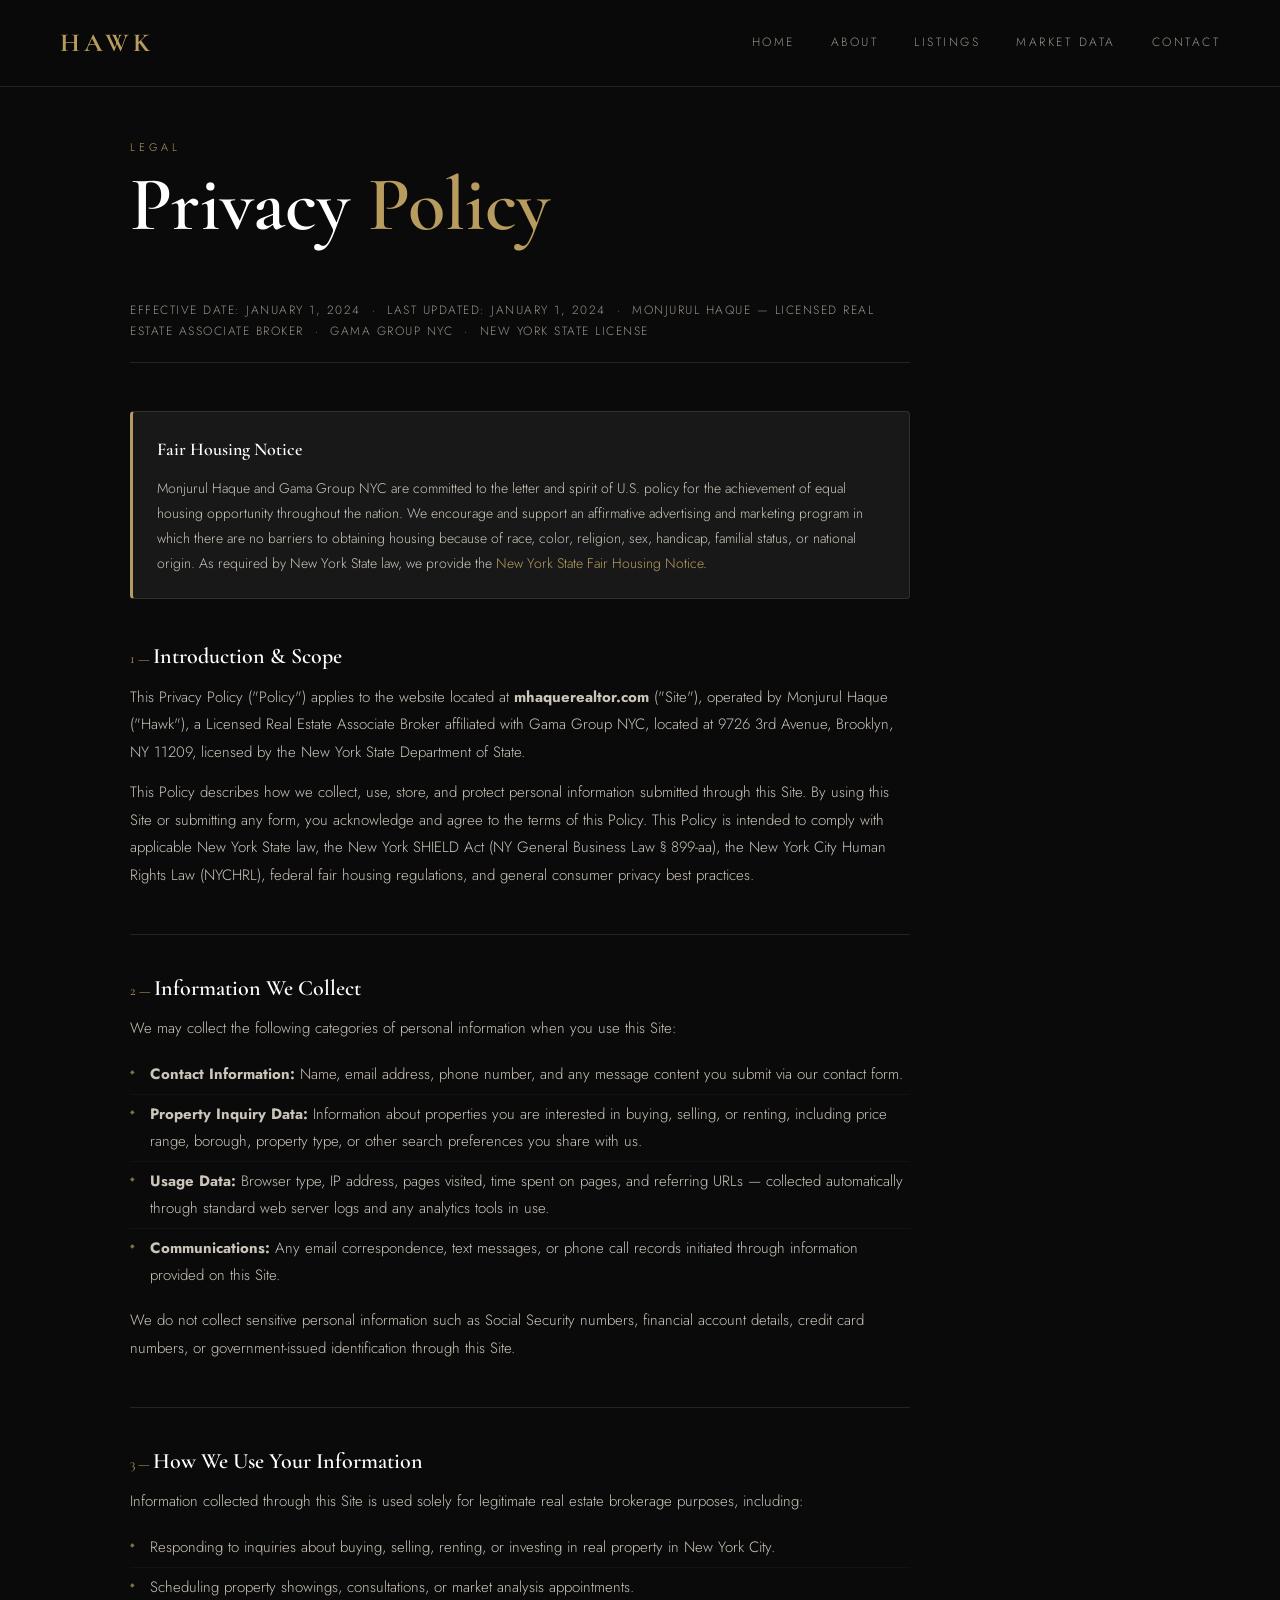
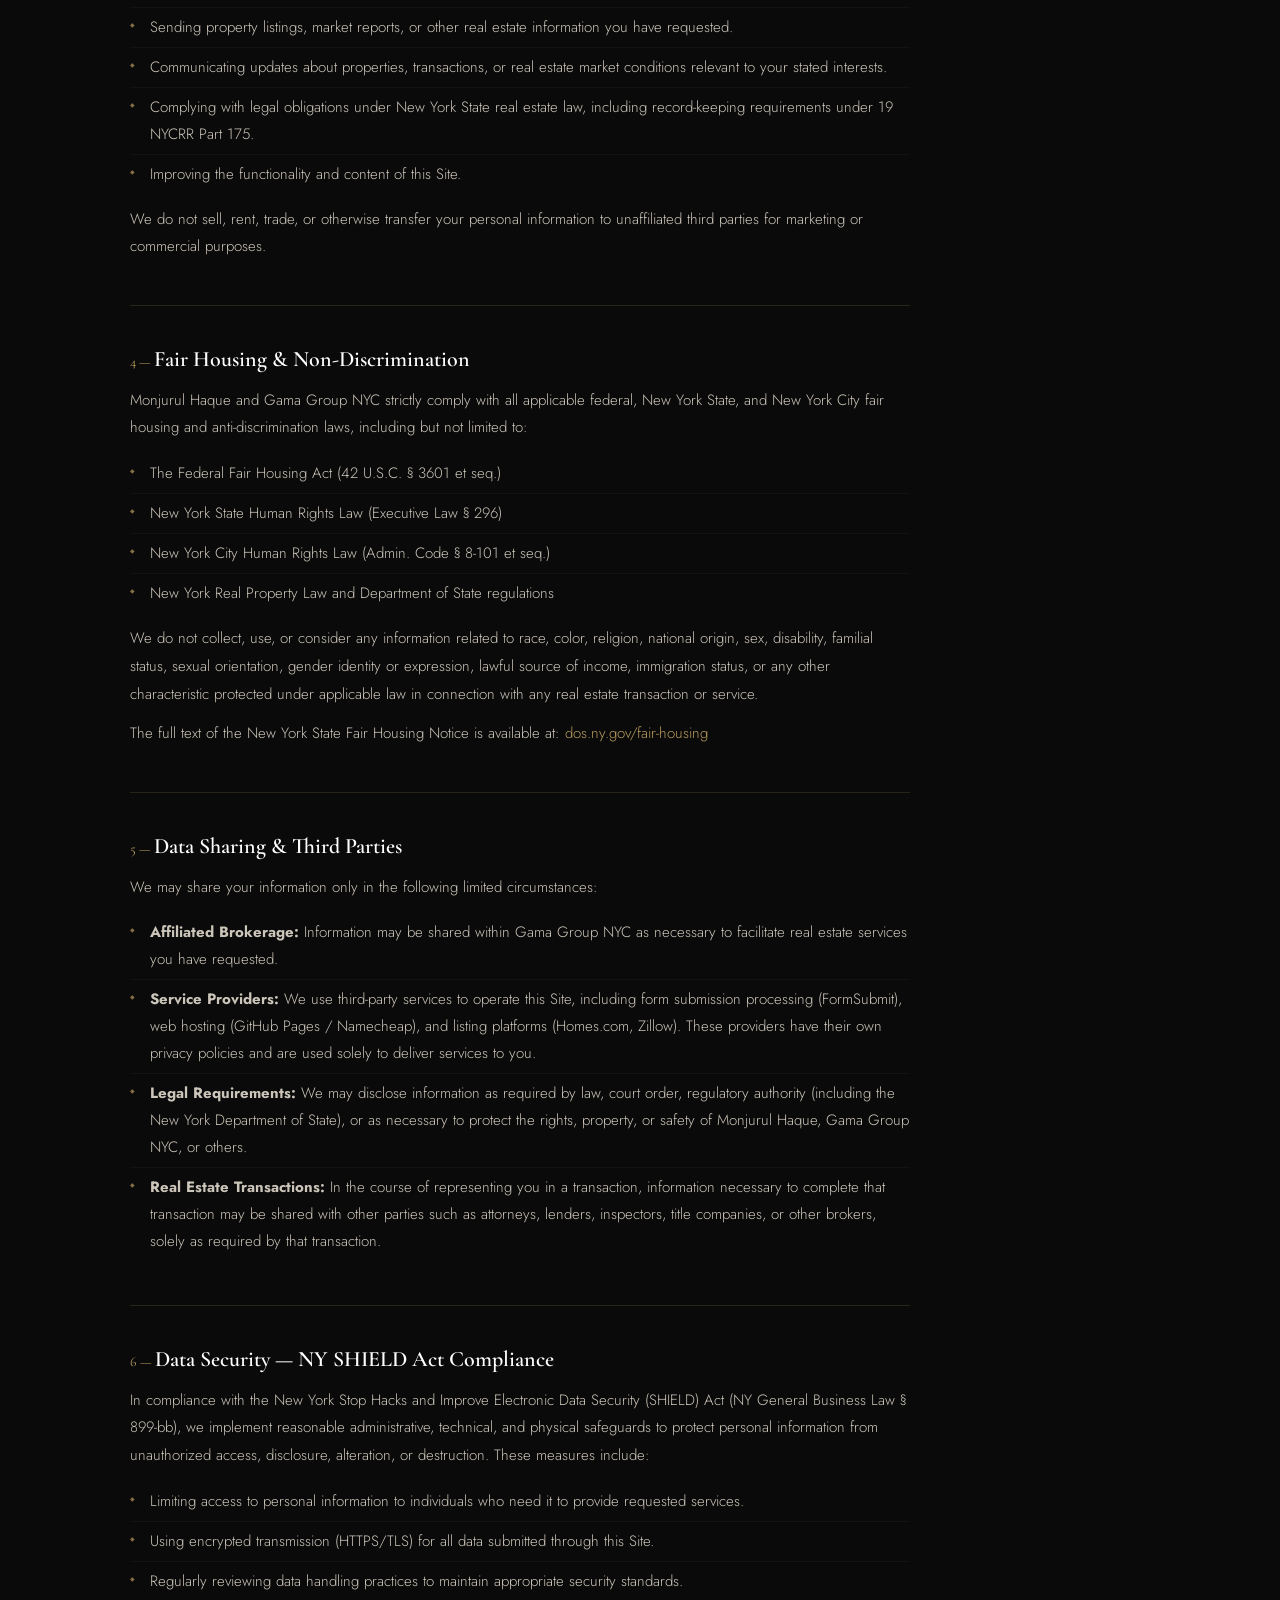
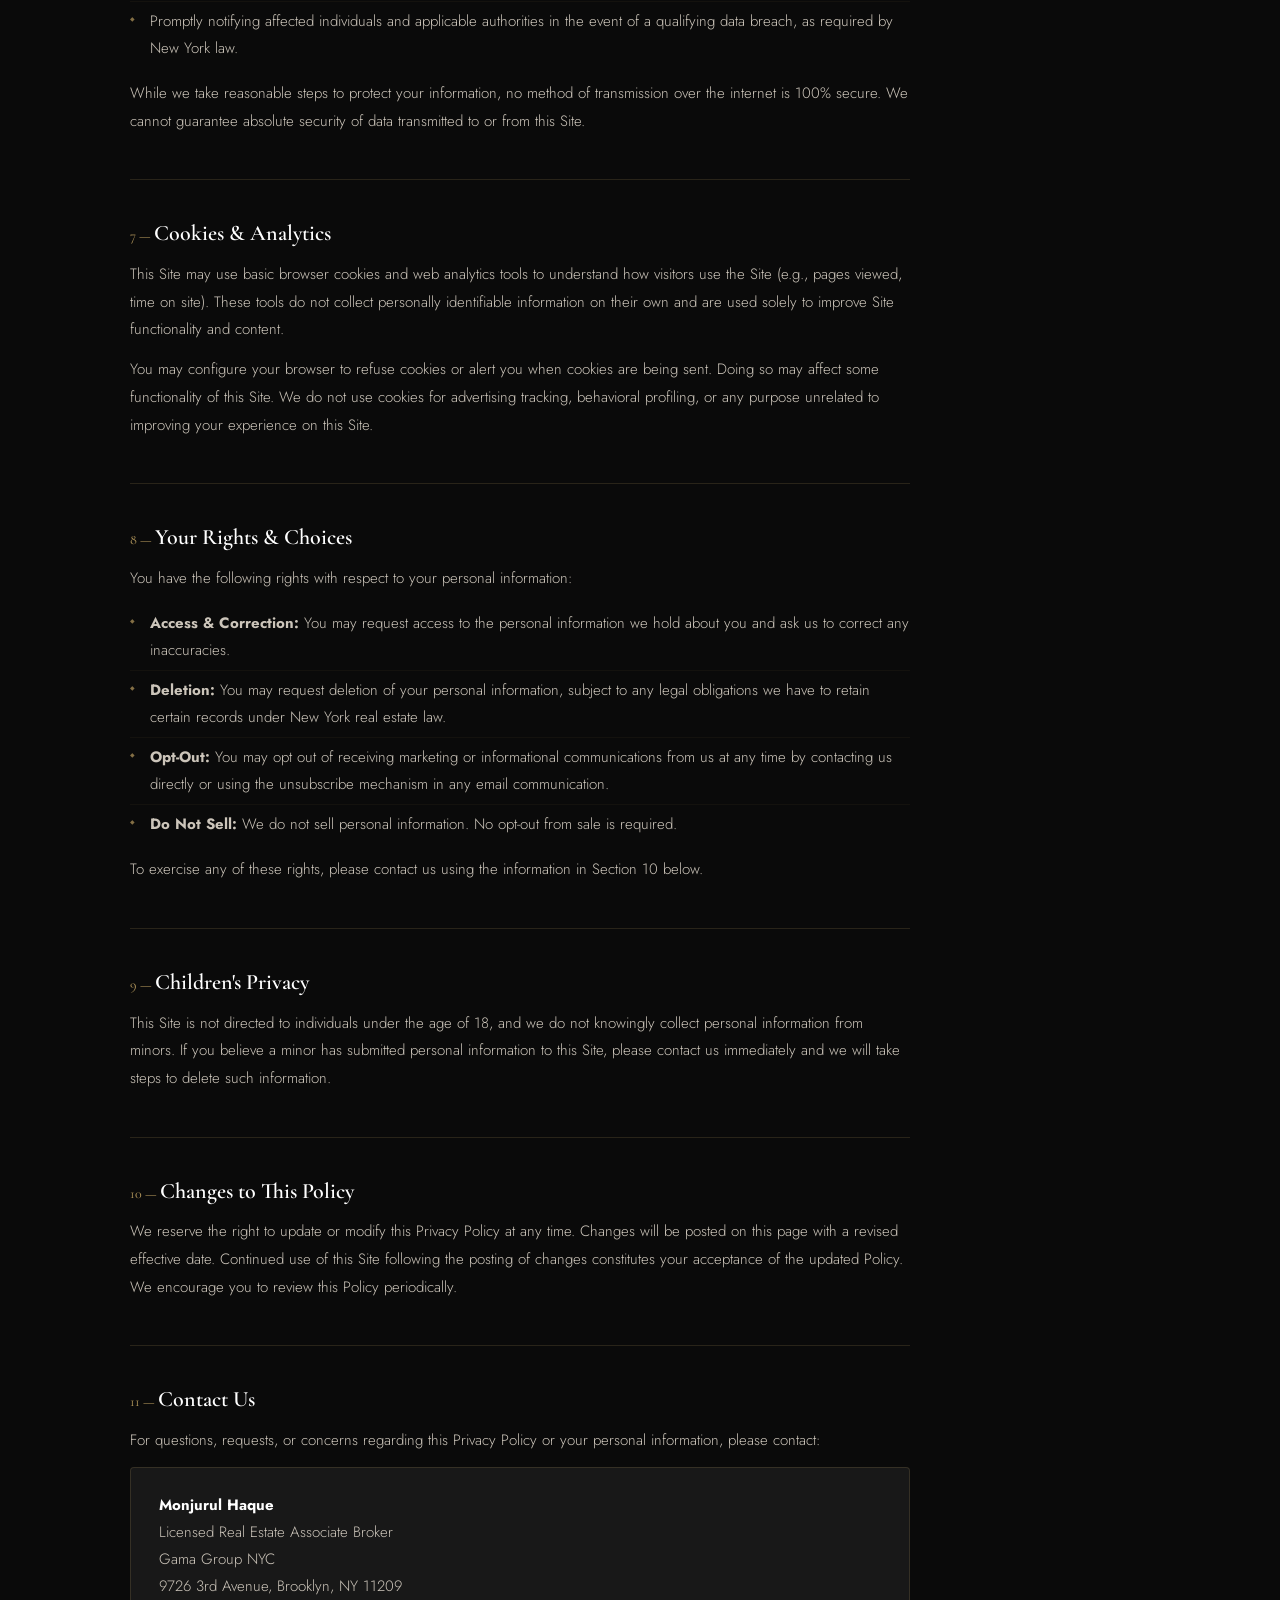
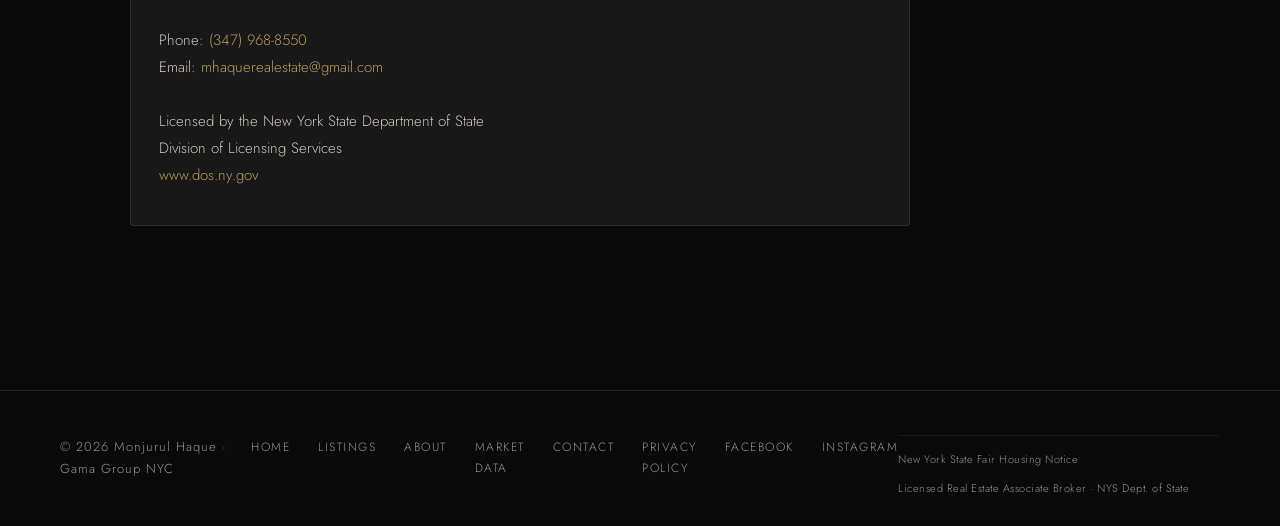
<file: privacy.html>
<!DOCTYPE html>
<html lang="en">
<head>
  <meta charset="UTF-8">
  <meta name="viewport" content="width=device-width, initial-scale=1.0">

  <!-- ── Primary SEO ── -->
  <title>Privacy Policy | Monjurul Haque NYC Real Estate Broker</title>
  <meta name="description" content="Privacy Policy for mhaquerealtor.com — Monjurul Haque, Licensed Real Estate Associate Broker, Gama Group NYC. NY SHIELD Act compliant, Fair Housing Notice included.">
  <meta name="keywords" content="Monjurul Haque privacy policy, real estate broker privacy NYC">
  <meta name="author" content="Monjurul Haque">
  <meta name="robots" content="index, follow, max-snippet:-1, max-image-preview:large, max-video-preview:-1">
  <link rel="canonical" href="https://www.mhaquerealtor.com/privacy.html">

  <!-- ── Open Graph (Facebook / LinkedIn / WhatsApp) ── -->
  <meta property="og:type" content="website">
  <meta property="og:title" content="Privacy Policy | Monjurul Haque NYC Real Estate">
  <meta property="og:description" content="Privacy Policy for mhaquerealtor.com. NY SHIELD Act compliant. Fair Housing Notice included.">
  <meta property="og:url" content="https://www.mhaquerealtor.com/privacy.html">
  <meta property="og:site_name" content="Monjurul Haque | NYC Real Estate Broker">
  <meta property="og:image" content="https://www.mhaquerealtor.com/Final%20Gama-36.jpg">
  <meta property="og:image:width" content="1200">
  <meta property="og:image:height" content="630">
  <meta property="og:locale" content="en_US">

  <!-- ── Twitter Card ── -->
  <meta name="twitter:card" content="summary_large_image">
  <meta name="twitter:title" content="Privacy Policy | Monjurul Haque NYC Real Estate">
  <meta name="twitter:description" content="Privacy Policy for mhaquerealtor.com. NY SHIELD Act compliant. Fair Housing Notice included.">
  <meta name="twitter:image" content="https://www.mhaquerealtor.com/Final%20Gama-36.jpg">

  <!-- ── Geo / Local SEO ── -->
  <meta name="geo.region" content="US-NY">
  <meta name="geo.placename" content="Brooklyn, New York">
  <meta name="geo.position" content="40.6233;-74.0300">
  <meta name="ICBM" content="40.6233, -74.0300">

  <!-- ── Fonts & Styles ── -->
  <link rel="preconnect" href="https://fonts.googleapis.com">
  <link rel="preconnect" href="https://fonts.gstatic.com" crossorigin>
  <link href="https://fonts.googleapis.com/css2?family=Cormorant+Garamond:ital,wght@0,400;0,500;0,600;0,700;1,400&family=Jost:wght@300;400;500;600&display=swap" rel="stylesheet">
  <link rel="stylesheet" href="style.css">

  <!-- ── JSON-LD Structured Data ── -->

  <style>
    .policy-wrap {
      max-width: 780px;
    }
    .policy-meta {
      font-size: 12px; letter-spacing: 1.5px; text-transform: uppercase;
      color: var(--muted); margin-bottom: 48px;
      padding-bottom: 20px; border-bottom: 1px solid var(--border);
    }
    .policy-section {
      margin-bottom: 44px;
    }
    .policy-section h2 {
      font-family: var(--serif-font);
      font-size: 22px; font-weight: 600; color: #fff;
      margin-bottom: 14px; line-height: 1.2;
    }
    .policy-section h2::before {
      content: attr(data-num) ' — ';
      color: var(--gold); font-size: 14px; font-weight: 400;
    }
    .policy-section p {
      font-size: 15px; line-height: 1.85; color: #ccc5ba;
      margin-bottom: 12px;
    }
    .policy-section ul {
      list-style: none; padding: 0; margin: 0 0 12px 0;
    }
    .policy-section ul li {
      font-size: 15px; line-height: 1.8; color: #ccc5ba;
      padding: 6px 0 6px 20px; position: relative;
      border-bottom: 1px solid rgba(184,155,94,0.06);
    }
    .policy-section ul li:last-child { border-bottom: none; }
    .policy-section ul li::before {
      content: '◆';
      position: absolute; left: 0;
      color: var(--gold); font-size: 6px; top: 12px; opacity: 0.7;
    }
    .policy-section a { color: var(--gold); text-decoration: none; }
    .policy-section a:hover { text-decoration: underline; }
    .policy-divider {
      height: 1px; background: var(--border); margin: 40px 0;
    }
    .fair-housing-notice {
      background: var(--card); border: 1px solid var(--border);
      border-left: 3px solid var(--gold);
      border-radius: 4px; padding: 22px 24px; margin-bottom: 44px;
    }
    .fair-housing-notice h3 {
      font-family: var(--serif-font);
      font-size: 18px; font-weight: 600; color: #fff; margin-bottom: 10px;
    }
    .fair-housing-notice p {
      font-size: 14px; line-height: 1.8; color: #ccc5ba;
    }
    .fair-housing-notice a { color: var(--gold); text-decoration: none; }
    .contact-box {
      background: var(--card); border: 1px solid var(--border);
      border-radius: 4px; padding: 24px 28px;
    }
    .contact-box p { font-size: 15px; color: #ccc5ba; line-height: 1.8; }
    .contact-box a { color: var(--gold); text-decoration: none; }
  </style>
</head>
<body>

<!-- NAV -->
<nav>
  <a class="nav-logo" href="index.html">HAWK</a>
  <div class="nav-links">
    <a href="index.html">Home</a>
    <a href="about.html">About</a>
    <a href="listings.html">Listings</a>
    <a href="Market_data.html">Market Data</a>
    <a href="contact.html">Contact</a>
  </div>
  <div class="nav-hamburger" onclick="toggleMenu()" aria-label="Menu">
    <span></span><span></span><span></span>
  </div>
</nav>
<div class="nav-mobile" id="navMobile">
  <a href="index.html" onclick="closeMenu()">Home</a>
  <a href="about.html" onclick="closeMenu()">About</a>
  <a href="listings.html" onclick="closeMenu()">Listings</a>
  <a href="Market_data.html" onclick="closeMenu()">Market Data</a>
  <a href="contact.html" onclick="closeMenu()">Contact</a>
</div>

<div class="hero-strip"></div>

<main>
  <div class="policy-wrap">
    <p class="page-eyebrow anim-1">Legal</p>
    <h1 class="page-title anim-2">Privacy <span>Policy</span></h1>

    <div class="policy-meta anim-3">
      Effective Date: January 1, 2024 &nbsp;·&nbsp; Last Updated: January 1, 2024 &nbsp;·&nbsp;
      Monjurul Haque — Licensed Real Estate Associate Broker &nbsp;·&nbsp; Gama Group NYC &nbsp;·&nbsp;
      New York State License
    </div>

    <!-- Fair Housing Notice -->
    <div class="fair-housing-notice anim-3">
      <h3>Fair Housing Notice</h3>
      <p>
        Monjurul Haque and Gama Group NYC are committed to the letter and spirit of U.S. policy for the achievement of equal housing opportunity throughout the nation. We encourage and support an affirmative advertising and marketing program in which there are no barriers to obtaining housing because of race, color, religion, sex, handicap, familial status, or national origin. As required by New York State law, we provide the <a href="https://dos.ny.gov/fair-housing" target="_blank" rel="noopener">New York State Fair Housing Notice</a>.
      </p>
    </div>

    <!-- Section 1 -->
    <div class="policy-section anim-3">
      <h2 data-num="1">Introduction & Scope</h2>
      <p>
        This Privacy Policy ("Policy") applies to the website located at <strong>mhaquerealtor.com</strong> ("Site"), operated by Monjurul Haque ("Hawk"), a Licensed Real Estate Associate Broker affiliated with Gama Group NYC, located at 9726 3rd Avenue, Brooklyn, NY 11209, licensed by the New York State Department of State.
      </p>
      <p>
        This Policy describes how we collect, use, store, and protect personal information submitted through this Site. By using this Site or submitting any form, you acknowledge and agree to the terms of this Policy. This Policy is intended to comply with applicable New York State law, the New York SHIELD Act (NY General Business Law § 899-aa), the New York City Human Rights Law (NYCHRL), federal fair housing regulations, and general consumer privacy best practices.
      </p>
    </div>

    <div class="policy-divider"></div>

    <!-- Section 2 -->
    <div class="policy-section">
      <h2 data-num="2">Information We Collect</h2>
      <p>We may collect the following categories of personal information when you use this Site:</p>
      <ul>
        <li><strong>Contact Information:</strong> Name, email address, phone number, and any message content you submit via our contact form.</li>
        <li><strong>Property Inquiry Data:</strong> Information about properties you are interested in buying, selling, or renting, including price range, borough, property type, or other search preferences you share with us.</li>
        <li><strong>Usage Data:</strong> Browser type, IP address, pages visited, time spent on pages, and referring URLs — collected automatically through standard web server logs and any analytics tools in use.</li>
        <li><strong>Communications:</strong> Any email correspondence, text messages, or phone call records initiated through information provided on this Site.</li>
      </ul>
      <p>We do not collect sensitive personal information such as Social Security numbers, financial account details, credit card numbers, or government-issued identification through this Site.</p>
    </div>

    <div class="policy-divider"></div>

    <!-- Section 3 -->
    <div class="policy-section">
      <h2 data-num="3">How We Use Your Information</h2>
      <p>Information collected through this Site is used solely for legitimate real estate brokerage purposes, including:</p>
      <ul>
        <li>Responding to inquiries about buying, selling, renting, or investing in real property in New York City.</li>
        <li>Scheduling property showings, consultations, or market analysis appointments.</li>
        <li>Sending property listings, market reports, or other real estate information you have requested.</li>
        <li>Communicating updates about properties, transactions, or real estate market conditions relevant to your stated interests.</li>
        <li>Complying with legal obligations under New York State real estate law, including record-keeping requirements under 19 NYCRR Part 175.</li>
        <li>Improving the functionality and content of this Site.</li>
      </ul>
      <p>We do not sell, rent, trade, or otherwise transfer your personal information to unaffiliated third parties for marketing or commercial purposes.</p>
    </div>

    <div class="policy-divider"></div>

    <!-- Section 4 -->
    <div class="policy-section">
      <h2 data-num="4">Fair Housing & Non-Discrimination</h2>
      <p>
        Monjurul Haque and Gama Group NYC strictly comply with all applicable federal, New York State, and New York City fair housing and anti-discrimination laws, including but not limited to:
      </p>
      <ul>
        <li>The Federal Fair Housing Act (42 U.S.C. § 3601 et seq.)</li>
        <li>New York State Human Rights Law (Executive Law § 296)</li>
        <li>New York City Human Rights Law (Admin. Code § 8-101 et seq.)</li>
        <li>New York Real Property Law and Department of State regulations</li>
      </ul>
      <p>
        We do not collect, use, or consider any information related to race, color, religion, national origin, sex, disability, familial status, sexual orientation, gender identity or expression, lawful source of income, immigration status, or any other characteristic protected under applicable law in connection with any real estate transaction or service.
      </p>
      <p>
        The full text of the New York State Fair Housing Notice is available at: <a href="https://dos.ny.gov/fair-housing" target="_blank" rel="noopener">dos.ny.gov/fair-housing</a>
      </p>
    </div>

    <div class="policy-divider"></div>

    <!-- Section 5 -->
    <div class="policy-section">
      <h2 data-num="5">Data Sharing & Third Parties</h2>
      <p>We may share your information only in the following limited circumstances:</p>
      <ul>
        <li><strong>Affiliated Brokerage:</strong> Information may be shared within Gama Group NYC as necessary to facilitate real estate services you have requested.</li>
        <li><strong>Service Providers:</strong> We use third-party services to operate this Site, including form submission processing (FormSubmit), web hosting (GitHub Pages / Namecheap), and listing platforms (Homes.com, Zillow). These providers have their own privacy policies and are used solely to deliver services to you.</li>
        <li><strong>Legal Requirements:</strong> We may disclose information as required by law, court order, regulatory authority (including the New York Department of State), or as necessary to protect the rights, property, or safety of Monjurul Haque, Gama Group NYC, or others.</li>
        <li><strong>Real Estate Transactions:</strong> In the course of representing you in a transaction, information necessary to complete that transaction may be shared with other parties such as attorneys, lenders, inspectors, title companies, or other brokers, solely as required by that transaction.</li>
      </ul>
    </div>

    <div class="policy-divider"></div>

    <!-- Section 6 -->
    <div class="policy-section">
      <h2 data-num="6">Data Security — NY SHIELD Act Compliance</h2>
      <p>
        In compliance with the New York Stop Hacks and Improve Electronic Data Security (SHIELD) Act (NY General Business Law § 899-bb), we implement reasonable administrative, technical, and physical safeguards to protect personal information from unauthorized access, disclosure, alteration, or destruction. These measures include:
      </p>
      <ul>
        <li>Limiting access to personal information to individuals who need it to provide requested services.</li>
        <li>Using encrypted transmission (HTTPS/TLS) for all data submitted through this Site.</li>
        <li>Regularly reviewing data handling practices to maintain appropriate security standards.</li>
        <li>Promptly notifying affected individuals and applicable authorities in the event of a qualifying data breach, as required by New York law.</li>
      </ul>
      <p>
        While we take reasonable steps to protect your information, no method of transmission over the internet is 100% secure. We cannot guarantee absolute security of data transmitted to or from this Site.
      </p>
    </div>

    <div class="policy-divider"></div>

    <!-- Section 7 -->
    <div class="policy-section">
      <h2 data-num="7">Cookies & Analytics</h2>
      <p>
        This Site may use basic browser cookies and web analytics tools to understand how visitors use the Site (e.g., pages viewed, time on site). These tools do not collect personally identifiable information on their own and are used solely to improve Site functionality and content.
      </p>
      <p>
        You may configure your browser to refuse cookies or alert you when cookies are being sent. Doing so may affect some functionality of this Site. We do not use cookies for advertising tracking, behavioral profiling, or any purpose unrelated to improving your experience on this Site.
      </p>
    </div>

    <div class="policy-divider"></div>

    <!-- Section 8 -->
    <div class="policy-section">
      <h2 data-num="8">Your Rights & Choices</h2>
      <p>You have the following rights with respect to your personal information:</p>
      <ul>
        <li><strong>Access & Correction:</strong> You may request access to the personal information we hold about you and ask us to correct any inaccuracies.</li>
        <li><strong>Deletion:</strong> You may request deletion of your personal information, subject to any legal obligations we have to retain certain records under New York real estate law.</li>
        <li><strong>Opt-Out:</strong> You may opt out of receiving marketing or informational communications from us at any time by contacting us directly or using the unsubscribe mechanism in any email communication.</li>
        <li><strong>Do Not Sell:</strong> We do not sell personal information. No opt-out from sale is required.</li>
      </ul>
      <p>To exercise any of these rights, please contact us using the information in Section 10 below.</p>
    </div>

    <div class="policy-divider"></div>

    <!-- Section 9 -->
    <div class="policy-section">
      <h2 data-num="9">Children's Privacy</h2>
      <p>
        This Site is not directed to individuals under the age of 18, and we do not knowingly collect personal information from minors. If you believe a minor has submitted personal information to this Site, please contact us immediately and we will take steps to delete such information.
      </p>
    </div>

    <div class="policy-divider"></div>

    <!-- Section 10 -->
    <div class="policy-section">
      <h2 data-num="10">Changes to This Policy</h2>
      <p>
        We reserve the right to update or modify this Privacy Policy at any time. Changes will be posted on this page with a revised effective date. Continued use of this Site following the posting of changes constitutes your acceptance of the updated Policy. We encourage you to review this Policy periodically.
      </p>
    </div>

    <div class="policy-divider"></div>

    <!-- Section 11 — Contact -->
    <div class="policy-section">
      <h2 data-num="11">Contact Us</h2>
      <p>For questions, requests, or concerns regarding this Privacy Policy or your personal information, please contact:</p>
      <div class="contact-box">
        <p>
          <strong style="color:#fff;">Monjurul Haque</strong><br>
          Licensed Real Estate Associate Broker<br>
          Gama Group NYC<br>
          9726 3rd Avenue, Brooklyn, NY 11209<br><br>
          Phone: <a href="tel:3479688550">(347) 968-8550</a><br>
          Email: <a href="mailto:mhaquerealestate@gmail.com">mhaquerealestate@gmail.com</a><br><br>
          Licensed by the New York State Department of State<br>
          Division of Licensing Services<br>
          <a href="https://www.dos.ny.gov" target="_blank" rel="noopener">www.dos.ny.gov</a>
        </p>
      </div>
    </div>

  </div><!-- /policy-wrap -->
</main>

<footer>
  <div class="footer-copy">© 2026 Monjurul Haque · Gama Group NYC</div>
  <div class="footer-links">
    <a href="index.html">Home</a>
    <a href="listings.html">Listings</a>
    <a href="about.html">About</a>
    <a href="Market_data.html">Market Data</a>
    <a href="contact.html">Contact</a>
    <a href="privacy.html">Privacy Policy</a>
    <a href="https://www.facebook.com/MhaqueRealtor/" target="_blank" rel="noopener">Facebook</a>
    <a href="https://instagram.com/mhaquerealtor" target="_blank" rel="noopener">Instagram</a>
  </div>
  <div class="footer-bottom">
    <a class="footer-fair-housing" href="https://dos.ny.gov/fair-housing" target="_blank" rel="noopener">
      New York State Fair Housing Notice
    </a>
    <span class="footer-legal">Licensed Real Estate Associate Broker · NYS Dept. of State</span>
  </div>
</footer>

<script>
  function toggleMenu() { document.getElementById('navMobile').classList.toggle('open'); }
  function closeMenu()  { document.getElementById('navMobile').classList.remove('open'); }
</script>

<!--Start of Tawk.to Script-->
<script type="text/javascript">
var Tawk_API=Tawk_API||{}, Tawk_LoadStart=new Date();
(function(){
var s1=document.createElement("script"),s0=document.getElementsByTagName("script")[0];
s1.async=true;
s1.src='https://embed.tawk.to/69f02ca03dea021c3775ba9f/1jn92sl5e';
s1.charset='UTF-8';
s1.setAttribute('crossorigin','*');
s0.parentNode.insertBefore(s1,s0);
})();
</script>
<!--End of Tawk.to Script-->
</body>
</html>
</file>
<file: style.css>
/* ─── RESET & ROOT ─── */
*, *::before, *::after { box-sizing: border-box; margin: 0; padding: 0; }
html { scroll-behavior: smooth; }

:root {
  --gold: #b89b5e;
  --gold-light: #d4b97a;
  --gold-dim: rgba(184,155,94,0.15);
  --dark: #0a0a0a;
  --mid: #141414;
  --card: #181818;
  --border: rgba(184,155,94,0.18);
  --text: #f0ece4;          /* near-white for primary text */
  --muted: #9a9288;         /* lighter muted — still subdued but readable */
  --body-font: 'Jost', sans-serif;
  --serif-font: 'Cormorant Garamond', serif;
}

body {
  font-family: var(--body-font);
  font-weight: 300;
  font-size: 16px;          /* global base size */
  line-height: 1.75;
  background: var(--dark);
  color: var(--text);
  min-height: 100vh;
  overflow-x: hidden;
}

/* ─── NAV ─── */
nav {
  position: fixed; top: 0; left: 0; right: 0; z-index: 200;
  display: flex; justify-content: space-between; align-items: center;
  padding: 20px 60px;
  background: rgba(10,10,10,0.96);
  backdrop-filter: blur(16px);
  border-bottom: 1px solid var(--border);
}
.nav-logo {
  font-family: var(--serif-font);
  font-size: 26px; font-weight: 700;
  color: var(--gold); letter-spacing: 4px;
  text-decoration: none;
}
.nav-links { display: flex; gap: 36px; align-items: center; }
.nav-links a {
  font-size: 12px; letter-spacing: 2.5px;
  text-transform: uppercase; color: var(--muted);
  text-decoration: none; transition: color 0.3s;
}
.nav-links a:hover, .nav-links a.active { color: var(--gold); }

.nav-hamburger {
  display: none; flex-direction: column; gap: 5px;
  cursor: pointer; padding: 4px;
}
.nav-hamburger span {
  display: block; width: 22px; height: 1.5px;
  background: var(--gold); transition: all 0.3s;
}
.nav-mobile {
  display: none; position: fixed;
  top: 65px; left: 0; right: 0; z-index: 199;
  background: rgba(10,10,10,0.98);
  border-bottom: 1px solid var(--border);
  flex-direction: column; padding: 28px 40px; gap: 24px;
}
.nav-mobile.open { display: flex; }
.nav-mobile a {
  font-size: 14px; letter-spacing: 2.5px;
  text-transform: uppercase; color: var(--muted);
  text-decoration: none; transition: color 0.3s;
}
.nav-mobile a:hover { color: var(--gold); }

/* ─── HERO STRIP ─── */
.hero-strip {
  margin-top: 65px; height: 1px;
  background: linear-gradient(90deg, transparent 0%, var(--gold) 50%, transparent 100%);
  opacity: 0.6;
}

/* ─── MAIN ─── */
main {
  max-width: 1100px;
  margin: 0 auto;
  padding: 72px 40px 120px;
}

/* ─── PAGE HEADERS ─── */
.page-eyebrow {
  font-size: 11px; letter-spacing: 4px;
  text-transform: uppercase; color: var(--gold);
  margin-bottom: 10px;
}
.page-title {
  font-family: var(--serif-font);
  font-size: clamp(48px, 6vw, 84px);
  font-weight: 600; line-height: 1;
  color: #fff; margin-bottom: 56px;
}
.page-title span { color: var(--gold); }

/* ─── BUTTONS ─── */
.btn {
  display: inline-block;
  padding: 15px 34px;
  font-family: var(--body-font);
  font-size: 12px; font-weight: 500;
  letter-spacing: 2.5px; text-transform: uppercase;
  text-decoration: none; cursor: pointer;
  border-radius: 2px; transition: all 0.25s;
}
.btn-gold { background: var(--gold); color: #000; border: 1px solid var(--gold); }
.btn-gold:hover { background: var(--gold-light); border-color: var(--gold-light); }
.btn-outline { background: transparent; color: var(--gold); border: 1px solid var(--border); }
.btn-outline:hover { border-color: var(--gold); background: var(--gold-dim); }

/* ─── CONTACT ITEMS ─── */
.contact-item {
  display: flex; align-items: center; gap: 14px;
  background: var(--card); border: 1px solid var(--border);
  border-radius: 4px; padding: 16px 18px;
  text-decoration: none; transition: border-color 0.25s, background 0.25s;
}
.contact-item:hover { border-color: var(--gold); background: var(--gold-dim); }
.contact-icon {
  width: 34px; height: 34px; border-radius: 50%;
  background: rgba(184,155,94,0.1);
  display: flex; align-items: center; justify-content: center; flex-shrink: 0;
}
.contact-icon svg { width: 15px; height: 15px; stroke: var(--gold); fill: none; stroke-width: 1.8; }
.contact-type { font-size: 11px; letter-spacing: 2px; text-transform: uppercase; color: var(--muted); }
.contact-val  { font-size: 16px; color: #fff; margin-top: 2px; }

/* ─── FOOTER ─── */
footer {
  border-top: 1px solid var(--border);
  padding: 28px 60px;
  display: flex; justify-content: space-between; align-items: center;
}
.footer-copy { font-size: 13px; color: var(--muted); letter-spacing: 1px; }
.footer-links { display: flex; gap: 28px; }
.footer-links a {
  font-size: 12px; letter-spacing: 1.5px; color: var(--muted);
  text-decoration: none; text-transform: uppercase; transition: color 0.3s;
}
.footer-links a:hover { color: var(--gold); }

/* ─── ANIMATIONS ─── */
@keyframes fadeUp {
  from { opacity: 0; transform: translateY(18px); }
  to   { opacity: 1; transform: translateY(0); }
}
.anim-1 { animation: fadeUp 0.55s 0.05s ease both; }
.anim-2 { animation: fadeUp 0.55s 0.15s ease both; }
.anim-3 { animation: fadeUp 0.55s 0.25s ease both; }
.anim-4 { animation: fadeUp 0.55s 0.35s ease both; }

/* ─── FORMS ─── */
input, textarea, select {
  display: block; width: 100%;
  background: var(--card); border: 1px solid var(--border);
  color: var(--text); font-family: var(--body-font);
  font-size: 15px; font-weight: 300;
  padding: 14px 18px; border-radius: 2px;
  outline: none; transition: border-color 0.25s;
  -webkit-appearance: none;
}
input:focus, textarea:focus, select:focus { border-color: var(--gold); }
input::placeholder, textarea::placeholder { color: var(--muted); }
textarea { resize: vertical; min-height: 140px; }

/* ─── RESPONSIVE ─── */

/* ─── FOOTER BOTTOM BAR ─── */
.footer-bottom {
  border-top: 1px solid rgba(184,155,94,0.1);
  margin-top: 16px; padding-top: 14px;
  display: flex; justify-content: space-between; align-items: center;
  flex-wrap: wrap; gap: 10px;
}
.footer-bottom a, .footer-legal {
  font-size: 11px; color: var(--muted);
  text-decoration: none; letter-spacing: 0.5px;
  transition: color 0.2s;
}
.footer-bottom a:hover { color: var(--gold); }
.footer-fair-housing {
  display: flex; align-items: center; gap: 7px;
  font-size: 11px; color: var(--muted);
}
/* EHO logo renders as an inline <img> in HTML — no CSS pseudo-element needed */
.footer-fair-housing img {
  width: 16px; height: 16px;
  opacity: 0.6; filter: brightness(1.4);
  flex-shrink: 0;
}

@media (max-width: 768px) {
  nav { padding: 18px 24px; }
  .nav-links { display: none; }
  .nav-hamburger { display: flex; }
  main { padding: 56px 20px 80px; }
  footer { flex-direction: column; gap: 16px; text-align: center; padding: 24px 24px; }
  .footer-links { flex-wrap: wrap; justify-content: center; gap: 16px; }
  .footer-bottom { flex-direction: column; align-items: center; text-align: center; gap: 8px; }
}
</file>
